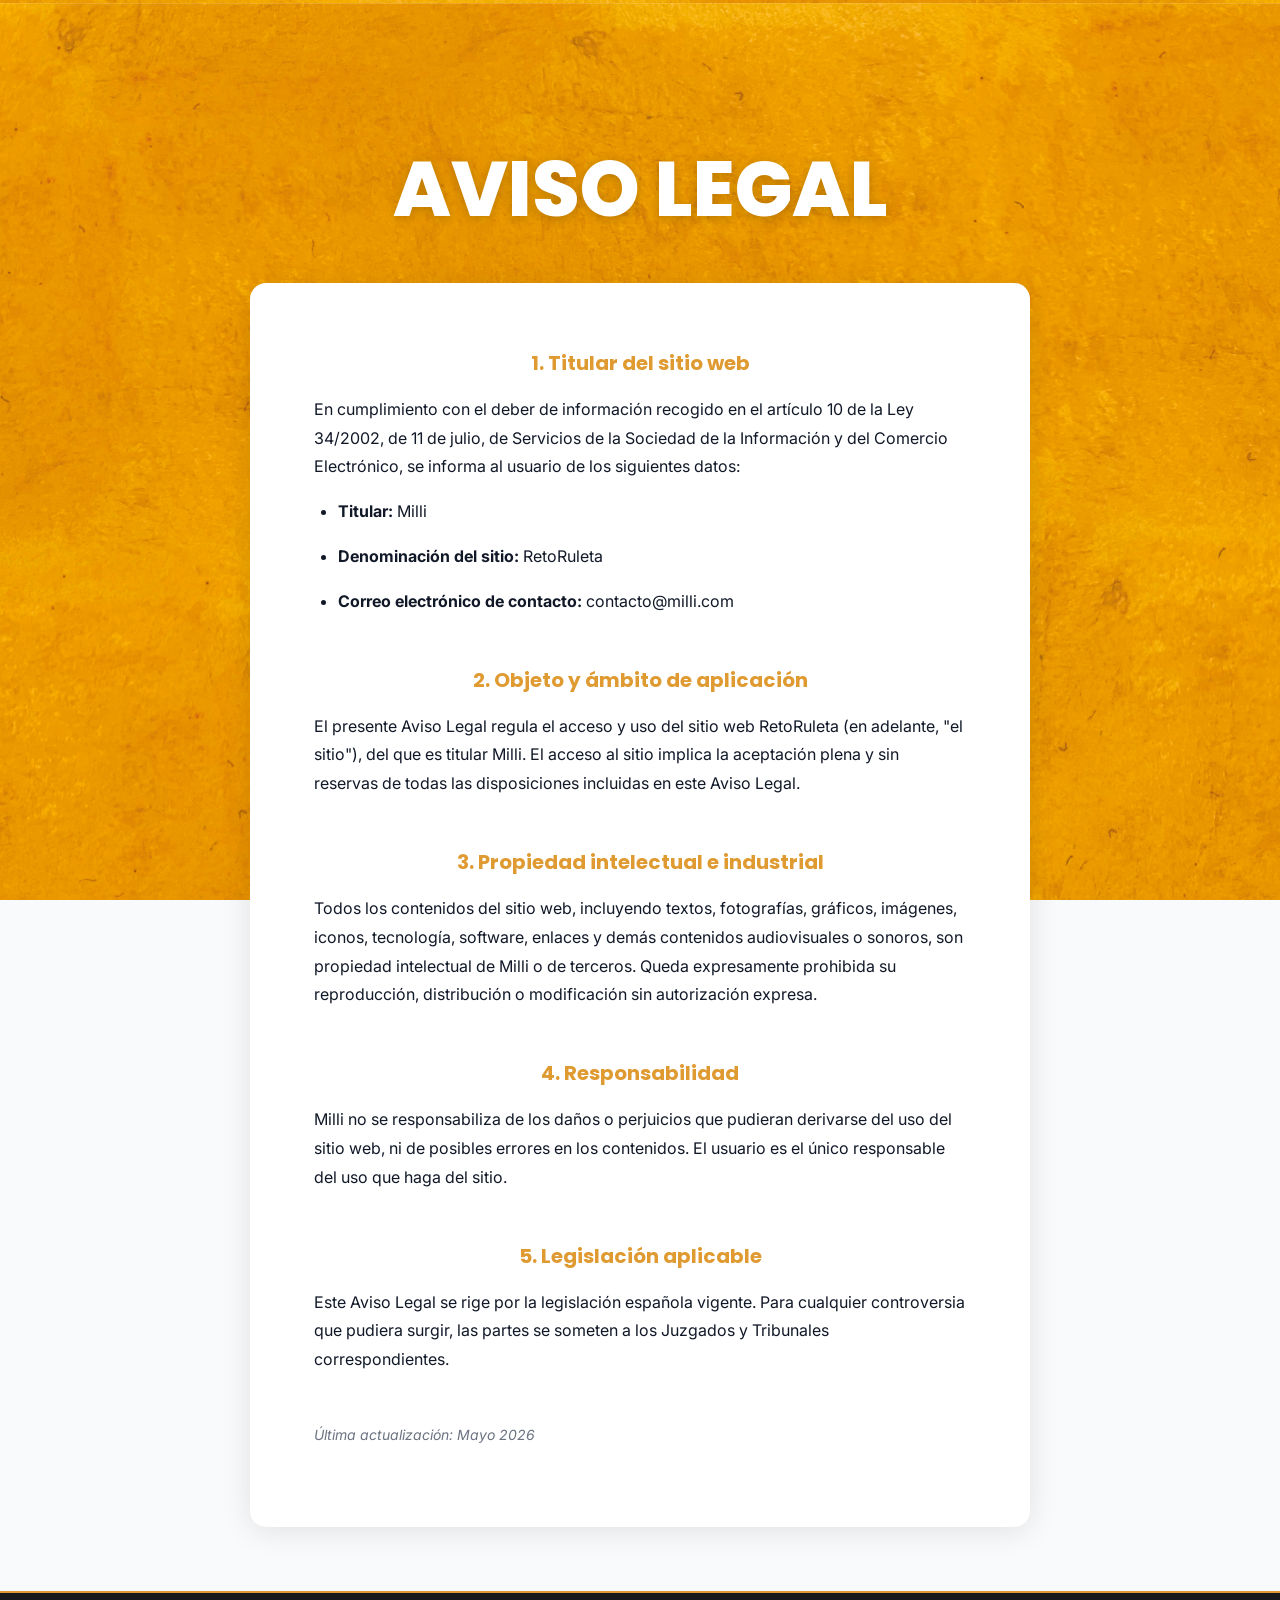
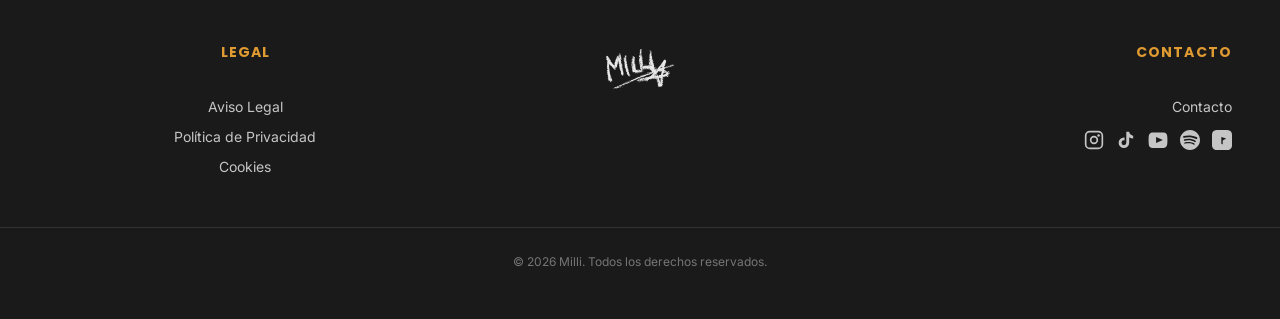
<file: aviso-legal.html>
<!DOCTYPE html>
<html lang="es">
<head>
    <meta charset="UTF-8">
    <link rel="icon" type="image/png" href="assets/favicon.png">
    <meta name="viewport" content="width=device-width, initial-scale=1.0">
    <title>Aviso Legal - Milli</title>
    <link rel="stylesheet" href="css/main.css">
    <link href="https://fonts.googleapis.com/css2?family=Poppins:wght@600;700;800&family=Inter:wght@400;500&display=swap" rel="stylesheet">
</head>
<body>
    <section id="main-content" class="section-legal">
        <div class="container">
            <h1 class="legal-page-title">AVISO LEGAL</h1>
        <div class="legal-content">
                <h2>1. Titular del sitio web</h2>
                <p>En cumplimiento con el deber de información recogido en el artículo 10 de la Ley 34/2002, de 11 de julio, de Servicios de la Sociedad de la Información y del Comercio Electrónico, se informa al usuario de los siguientes datos:</p>
                <ul>
                    <li><strong>Titular:</strong> Milli</li>
                    <li><strong>Denominación del sitio:</strong> RetoRuleta</li>
                    <li><strong>Correo electrónico de contacto:</strong> contacto@milli.com</li>
                </ul>

                <h2>2. Objeto y ámbito de aplicación</h2>
                <p>El presente Aviso Legal regula el acceso y uso del sitio web RetoRuleta (en adelante, "el sitio"), del que es titular Milli. El acceso al sitio implica la aceptación plena y sin reservas de todas las disposiciones incluidas en este Aviso Legal.</p>

                <h2>3. Propiedad intelectual e industrial</h2>
                <p>Todos los contenidos del sitio web, incluyendo textos, fotografías, gráficos, imágenes, iconos, tecnología, software, enlaces y demás contenidos audiovisuales o sonoros, son propiedad intelectual de Milli o de terceros. Queda expresamente prohibida su reproducción, distribución o modificación sin autorización expresa.</p>

                <h2>4. Responsabilidad</h2>
                <p>Milli no se responsabiliza de los daños o perjuicios que pudieran derivarse del uso del sitio web, ni de posibles errores en los contenidos. El usuario es el único responsable del uso que haga del sitio.</p>

                <h2>5. Legislación aplicable</h2>
                <p>Este Aviso Legal se rige por la legislación española vigente. Para cualquier controversia que pudiera surgir, las partes se someten a los Juzgados y Tribunales correspondientes.</p>

                <p class="legal-update">Última actualización: Mayo 2026</p>
            </div>
        </div>
    </section>

    <footer class="footer">
        <div class="footer__inner">
            <!-- Columna izquierda: legal -->
            <div class="footer__col">
                <p class="footer__heading">Legal</p>
                <a href="aviso-legal.html">Aviso Legal</a>
                <a href="privacidad.html">Política de Privacidad</a>
                <a href="cookies.html">Cookies</a>
            </div>

            <!-- Centro: logo -->
            <div class="footer__col footer__col--center">
                <a href="index.html">
                    <img src="assets/milli_logo.png" alt="Milli" class="footer__logo">
                </a>
            </div>

            <!-- Columna derecha: contacto y redes -->
            <div class="footer__col footer__col--right">
                <p class="footer__heading">Contacto</p>
                <a href="contacto.html">Contacto</a>
                <div class="footer__social">
                    <a href="https://www.instagram.com/phuckitol/?hl=es" target="_blank" aria-label="Instagram">
                        <svg xmlns="http://www.w3.org/2000/svg" width="20" height="20" viewBox="0 0 24 24" fill="none" stroke="currentColor" stroke-width="2" stroke-linecap="round" stroke-linejoin="round"><rect x="2" y="2" width="20" height="20" rx="5"/><circle cx="12" cy="12" r="4"/><circle cx="17.5" cy="6.5" r="1.5" fill="currentColor" stroke="none"/></svg>
                    </a>
                    <a href="https://www.tiktok.com/@milliyormlenlaew?lang=es-419" target="_blank" aria-label="TikTok">
                        <svg xmlns="http://www.w3.org/2000/svg" width="20" height="20" viewBox="0 0 24 24" fill="currentColor"><path d="M19.59 6.69a4.83 4.83 0 0 1-3.77-4.25V2h-3.45v13.67a2.89 2.89 0 0 1-2.88 2.5 2.89 2.89 0 0 1-2.89-2.89 2.89 2.89 0 0 1 2.89-2.89c.28 0 .54.04.79.1V9.01a6.33 6.33 0 0 0-.79-.05 6.34 6.34 0 0 0-6.34 6.34 6.34 6.34 0 0 0 6.34 6.34 6.34 6.34 0 0 0 6.33-6.34V8.69a8.18 8.18 0 0 0 4.78 1.52V6.75a4.85 4.85 0 0 1-1.01-.06z"/></svg>
                    </a>
                    <a href="https://www.youtube.com/channel/UCV_Y9Omqr0Zlwt3vJhbib9w" target="_blank" aria-label="YouTube">
                        <svg xmlns="http://www.w3.org/2000/svg" width="20" height="20" viewBox="0 0 24 24" fill="currentColor"><path d="M23 7s-.3-1.9-1.2-2.7c-1.1-1.2-2.4-1.2-3-1.3C16.6 3 12 3 12 3s-4.6 0-6.8.1c-.6.1-1.9.1-3 1.3C1.3 5.2 1 7 1 7S.7 9.1.7 11.3v2c0 2.1.3 4.3.3 4.3s.3 1.9 1.2 2.7c1.1 1.2 2.6 1.1 3.3 1.2C7.3 21.7 12 21.7 12 21.7s4.6 0 6.8-.2c.6-.1 1.9-.1 3-1.3.9-.8 1.2-2.7 1.2-2.7s.3-2.1.3-4.3v-2C23.3 9.1 23 7 23 7zM9.7 15.5V8.4l8.1 3.6-8.1 3.5z"/></svg>
                    </a>
                    <a href="https://open.spotify.com/intl-es/artist/1eVPKI2R4NlX6P5FIuMXis" target="_blank" aria-label="Spotify">
                        <svg xmlns="http://www.w3.org/2000/svg" width="20" height="20" viewBox="0 0 24 24" fill="currentColor"><path d="M12 0C5.4 0 0 5.4 0 12s5.4 12 12 12 12-5.4 12-12S18.66 0 12 0zm5.521 17.34c-.24.359-.66.48-1.021.24-2.82-1.74-6.36-2.101-10.561-1.141-.418.122-.779-.179-.899-.539-.12-.421.18-.78.54-.9 4.56-1.021 8.52-.6 11.64 1.32.42.18.479.659.301 1.02zm1.44-3.3c-.301.42-.841.6-1.262.3-3.239-1.98-8.159-2.58-11.939-1.38-.479.12-1.02-.12-1.14-.6-.12-.48.12-1.021.6-1.141C9.6 9.9 15 10.561 18.72 12.84c.361.181.54.78.241 1.2zm.12-3.36C15.24 8.4 8.82 8.16 5.16 9.301c-.6.179-1.2-.181-1.38-.721-.18-.601.18-1.2.72-1.381 4.26-1.26 11.28-1.02 15.721 1.621.539.3.719 1.02.419 1.56-.299.421-1.02.599-1.559.3z"/></svg>
                    </a>
                    <a href="https://music.apple.com/es/playlist/milli-imprescindibles/pl.f570f95bd34e48978a4f45f1392bc159" target="_blank" aria-label="Apple Music">
                        <svg xmlns="http://www.w3.org/2000/svg" width="20" height="20" viewBox="0 0 24 24" fill="currentColor"><path d="M23.994 6.124a9.23 9.23 0 0 0-.24-2.19c-.317-1.31-1.062-2.31-2.18-3.043a5.022 5.022 0 0 0-1.877-.726 10.496 10.496 0 0 0-1.564-.15c-.05-.003-.096-.01-.15-.01H5.986c-.05 0-.096.007-.15.01a10.5 10.5 0 0 0-1.564.15 5.022 5.022 0 0 0-1.877.726C1.276 1.624.53 2.625.214 3.934A9.23 9.23 0 0 0 0 6.124v11.85a9.23 9.23 0 0 0 .24 2.19c.317 1.31 1.062 2.31 2.18 3.043a5.022 5.022 0 0 0 1.877.726 10.5 10.5 0 0 0 1.564.15c.05.003.096.01.15.01h12.02c.05 0 .096-.007.15-.01a10.5 10.5 0 0 0 1.564-.15 5.022 5.022 0 0 0 1.877-.726c1.118-.734 1.863-1.734 2.18-3.043a9.23 9.23 0 0 0 .214-2.19V6.124zm-6.9 3.99l-4.24 2.452v4.905l-1.68-.97V8.386l5.92 1.728z"/></svg>
                    </a>
                </div>
            </div>
        </div>
        <div class="footer__bottom">
            <p>&copy; 2026 Milli. Todos los derechos reservados.</p>
        </div>
    </footer>

    <script src="js/cookies.js"></script>
    <script src="js/backtotop.js"></script>
    <script src="js/main.js"></script>
</body>
</html>
</file>
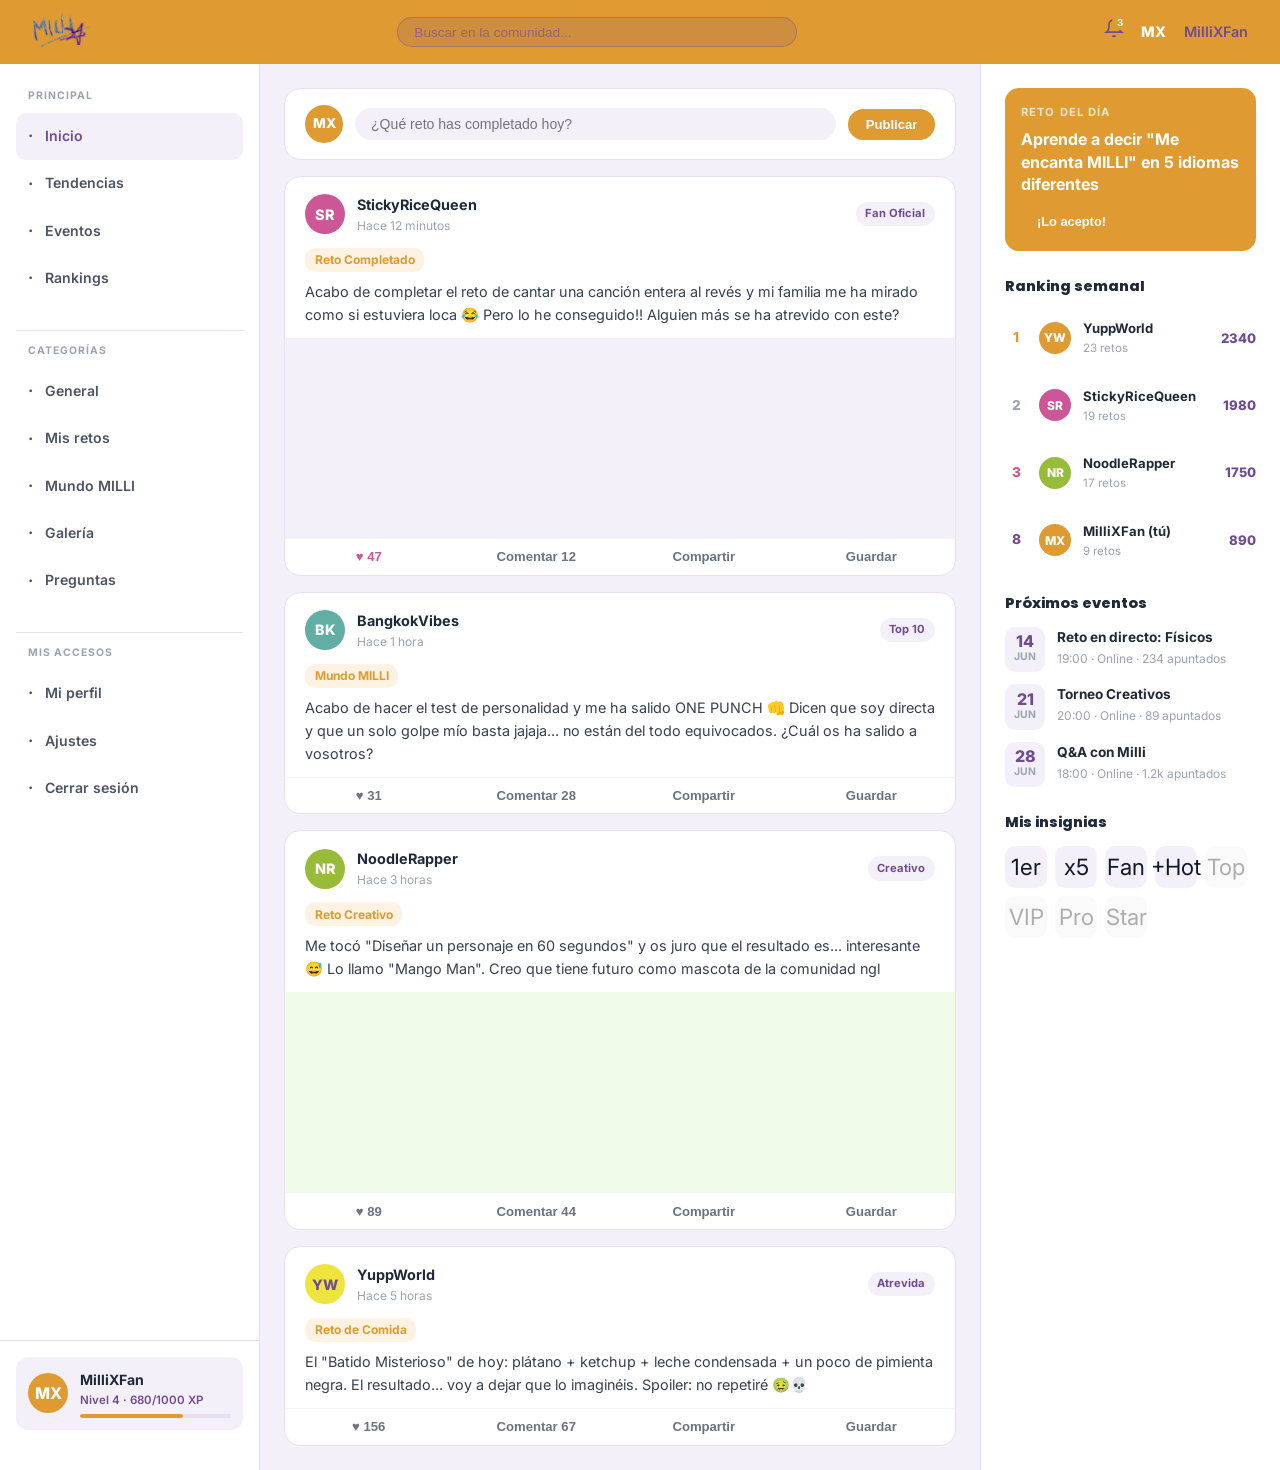
<file: comunidad-preview.html>
<!DOCTYPE html>
<html lang="es">
<head>
    <meta charset="UTF-8">
    <link rel="icon" type="image/png" href="assets/favicon.png">
    <meta name="viewport" content="width=device-width, initial-scale=1.0">
    <title>Community - Milli</title>
    <link rel="stylesheet" href="css/main.css">
    <link href="https://fonts.googleapis.com/css2?family=Poppins:wght@600;700;800&family=Inter:wght@400;500&display=swap" rel="stylesheet">
    <style>
        /* ── COMMUNITY APP ── */
        .app-layout {
            min-height: 100vh;
            background: #f4f0fa;
            display: grid;
            grid-template-columns: 260px 1fr 300px;
            grid-template-rows: 64px 1fr;
        }

        /* TOPBAR */
        .app-topbar {
            grid-column: 1 / -1;
            background: #df9a31;
            display: flex;
            align-items: center;
            justify-content: space-between;
            padding: 0.5rem 2rem;
            position: sticky;
            top: 0;
            z-index: 100;
            gap: 1.5rem;
        }
        .app-topbar__left { display: flex; align-items: center; }
        .app-topbar__logo-img { height: 50px; width: auto; object-fit: contain; display: block; }
        .app-topbar__search {
            flex: 1;
            max-width: 400px;
            margin: 0 2rem;
            background: rgba(112,75,147,0.15);
            border: 1px solid rgba(112,75,147,0.4);
            border-radius: 20px;
            padding: 0.4rem 1rem;
            color: #704b93;
            font-size: 0.85rem;
            outline: none;
        }
        .app-topbar__search::placeholder { color: rgba(112,75,147,0.6); }
        .app-topbar__user {
            display: flex;
            align-items: center;
            gap: 0.75rem;
        }
        .app-topbar__avatar {
            width: 36px; height: 36px;
            border-radius: 50%;
            background: #df9a31;
            display: flex; align-items: center; justify-content: center;
            font-weight: 800; color: white; font-size: 0.9rem;
        }
        .app-topbar__username { color: #704b93; font-weight: 600; font-size: 0.9rem; }
        .app-topbar__notif {
            position: relative;
            cursor: pointer;
        }
        .app-topbar__notif svg { color: #704b93; }
        .notif-badge {
            position: absolute; top: -4px; right: -4px;
            width: 16px; height: 16px;
            background: #df9a31;
            border-radius: 50%;
            font-size: 0.6rem;
            font-weight: 700;
            color: white;
            display: flex; align-items: center; justify-content: center;
        }

        /* SIDEBAR */
        .app-sidebar {
            background: white;
            border-right: 1px solid #e8e0f0;
            padding: 1.5rem 0;
            display: flex;
            flex-direction: column;
            gap: 0.25rem;
        }
        .sidebar-section {
            padding: 0 1rem;
            margin-bottom: 1rem;
        }
        .sidebar-label {
            font-size: 0.65rem;
            font-weight: 700;
            text-transform: uppercase;
            letter-spacing: 0.1em;
            color: #9ca3af;
            padding: 0 0.75rem;
            margin-bottom: 0.5rem;
        }
        .sidebar-item {
            display: flex;
            align-items: center;
            gap: 0.75rem;
            padding: 0.6rem 0.75rem;
            border-radius: 10px;
            cursor: pointer;
            font-size: 0.88rem;
            font-weight: 600;
            color: #4b5563;
            transition: all 0.15s;
            text-decoration: none;
        }
        .sidebar-item:hover { background: #f4f0fa; color: #704b93; }
        .sidebar-item.active { background: #f4f0fa; color: #704b93; }
        .sidebar-item span { font-size: 1.1rem; }
        .sidebar-divider { height: 1px; background: #e8e0f0; margin: 0.5rem 1rem; }

        .sidebar-profile {
            margin-top: auto;
            padding: 1rem;
            border-top: 1px solid #e8e0f0;
        }
        .sidebar-profile__inner {
            display: flex;
            align-items: center;
            gap: 0.75rem;
            padding: 0.75rem;
            background: #f4f0fa;
            border-radius: 12px;
        }
        .sidebar-profile__avatar {
            width: 40px; height: 40px;
            border-radius: 50%;
            background: #df9a31;
            display: flex; align-items: center; justify-content: center;
            font-weight: 800; color: white;
            flex-shrink: 0;
        }
        .sidebar-profile__info { flex: 1; }
        .sidebar-profile__name { font-weight: 700; font-size: 0.88rem; color: #1f2937; }
        .sidebar-profile__level { font-size: 0.72rem; color: #704b93; font-weight: 600; }
        .sidebar-profile__xp {
            height: 4px;
            background: #e8e0f0;
            border-radius: 2px;
            margin-top: 4px;
        }
        .sidebar-profile__xp-fill {
            height: 100%;
            width: 68%;
            background: #df9a31;
            border-radius: 2px;
        }

        /* FEED */
        .app-feed {
            padding: 1.5rem;
            overflow-y: auto;
            display: flex;
            flex-direction: column;
            gap: 1rem;
        }

        .feed-composer {
            background: white;
            border-radius: 16px;
            padding: 1rem 1.25rem;
            display: flex;
            align-items: center;
            gap: 0.75rem;
            border: 1px solid #e8e0f0;
        }
        .feed-composer__avatar {
            width: 38px; height: 38px;
            border-radius: 50%;
            background: #df9a31;
            display: flex; align-items: center; justify-content: center;
            font-weight: 800; color: white; font-size: 0.85rem;
            flex-shrink: 0;
        }
        .feed-composer__input {
            flex: 1;
            background: #f4f0fa;
            border: none;
            border-radius: 20px;
            padding: 0.5rem 1rem;
            font-size: 0.88rem;
            color: #6b7280;
            cursor: pointer;
            outline: none;
        }
        .feed-composer__btn {
            background: #df9a31;
            color: white;
            border: none;
            border-radius: 20px;
            padding: 0.5rem 1.1rem;
            font-size: 0.82rem;
            font-weight: 700;
            cursor: pointer;
        }

        /* POST CARD */
        .post-card {
            background: white;
            border-radius: 16px;
            border: 1px solid #e8e0f0;
            overflow: hidden;
        }
        .post-card__header {
            display: flex;
            align-items: center;
            gap: 0.75rem;
            padding: 1rem 1.25rem 0.75rem;
        }
        .post-card__avatar {
            width: 40px; height: 40px;
            border-radius: 50%;
            display: flex; align-items: center; justify-content: center;
            font-weight: 800; color: white; font-size: 0.9rem;
            flex-shrink: 0;
        }
        .post-card__meta { flex: 1; }
        .post-card__name { font-weight: 700; font-size: 0.9rem; color: #1f2937; }
        .post-card__time { font-size: 0.75rem; color: #9ca3af; }
        .post-card__badge {
            font-size: 0.7rem;
            font-weight: 700;
            padding: 0.2rem 0.6rem;
            border-radius: 20px;
            background: #f4f0fa;
            color: #704b93;
        }
        .post-card__body {
            padding: 0 1.25rem 0.75rem;
            font-size: 0.9rem;
            color: #374151;
            line-height: 1.6;
        }
        .post-card__tag {
            display: inline-block;
            background: #fef3e2;
            color: #df9a31;
            font-size: 0.75rem;
            font-weight: 700;
            padding: 0.15rem 0.6rem;
            border-radius: 10px;
            margin-bottom: 0.5rem;
        }
        .post-card__image {
            width: 100%;
            height: 220px;
            object-fit: cover;
            display: block;
            background: #e8e0f0;
        }
        .post-card__image-placeholder {
            width: 100%;
            height: 200px;
            display: flex;
            align-items: center;
            justify-content: center;
            font-size: 3rem;
        }
        .post-card__actions {
            display: flex;
            gap: 0;
            border-top: 1px solid #f3f4f6;
        }
        .post-action {
            flex: 1;
            display: flex;
            align-items: center;
            justify-content: center;
            gap: 0.4rem;
            padding: 0.65rem;
            font-size: 0.82rem;
            font-weight: 600;
            color: #6b7280;
            cursor: pointer;
            transition: all 0.15s;
            border: none;
            background: none;
        }
        .post-action:hover { background: #f4f0fa; color: #704b93; }
        .post-action.liked { color: #cd5796; }

        /* RANKING SIDEBAR */
        .app-rightsidebar {
            background: white;
            border-left: 1px solid #e8e0f0;
            padding: 1.5rem;
            display: flex;
            flex-direction: column;
            gap: 1.5rem;
            overflow-y: auto;
        }

        .widget {
            display: flex;
            flex-direction: column;
            gap: 0.75rem;
        }
        .widget__title {
            font-family: var(--font-family-heading);
            font-size: 0.9rem;
            font-weight: 800;
            color: #1f2937;
            display: flex;
            align-items: center;
            gap: 0.5rem;
        }

        /* Ranking */
        .ranking-item {
            display: flex;
            align-items: center;
            gap: 0.75rem;
            padding: 0.5rem 0;
        }
        .ranking-item__pos {
            width: 22px;
            font-weight: 800;
            font-size: 0.85rem;
            color: #9ca3af;
            text-align: center;
            flex-shrink: 0;
        }
        .ranking-item__pos.gold   { color: #df9a31; }
        .ranking-item__pos.silver { color: #9ca3af; }
        .ranking-item__pos.bronze { color: #cd5796; }
        .ranking-item__avatar {
            width: 32px; height: 32px;
            border-radius: 50%;
            display: flex; align-items: center; justify-content: center;
            font-weight: 800; font-size: 0.75rem; color: white;
            flex-shrink: 0;
        }
        .ranking-item__info { flex: 1; }
        .ranking-item__name { font-weight: 700; font-size: 0.82rem; color: #1f2937; }
        .ranking-item__retos { font-size: 0.72rem; color: #9ca3af; }
        .ranking-item__pts {
            font-weight: 800;
            font-size: 0.82rem;
            color: #704b93;
        }

        /* Reto del día */
        .reto-dia {
            background: #df9a31;
            border-radius: 14px;
            padding: 1rem;
            color: white;
        }
        .reto-dia__label {
            font-size: 0.7rem;
            font-weight: 700;
            text-transform: uppercase;
            letter-spacing: 0.1em;
            opacity: 0.75;
            margin-bottom: 0.4rem;
        }
        .reto-dia__text {
            font-weight: 700;
            font-size: 1rem;
            margin-bottom: 0.75rem;
            line-height: 1.4;
        }
        .reto-dia__btn {
            background: #df9a31;
            border: none;
            border-radius: 20px;
            padding: 0.4rem 1rem;
            font-weight: 700;
            font-size: 0.8rem;
            color: white;
            cursor: pointer;
        }

        /* Eventos */
        .evento-item {
            display: flex;
            gap: 0.75rem;
            align-items: flex-start;
        }
        .evento-item__date {
            width: 40px;
            background: #f4f0fa;
            border-radius: 10px;
            text-align: center;
            padding: 0.4rem 0;
            flex-shrink: 0;
        }
        .evento-item__day { font-weight: 800; font-size: 1rem; color: #704b93; line-height: 1; }
        .evento-item__month { font-size: 0.65rem; font-weight: 700; color: #9ca3af; text-transform: uppercase; }
        .evento-item__info {}
        .evento-item__title { font-weight: 700; font-size: 0.85rem; color: #1f2937; }
        .evento-item__desc  { font-size: 0.75rem; color: #9ca3af; }

        /* Mis insignias */
        .badges {
            display: flex;
            flex-wrap: wrap;
            gap: 0.5rem;
        }
        .badge {
            font-size: 1.4rem;
            width: 42px; height: 42px;
            background: #f4f0fa;
            border-radius: 10px;
            display: flex; align-items: center; justify-content: center;
            cursor: default;
        }
        .badge.locked { filter: grayscale(1); opacity: 0.35; }

        @media (max-width: 900px) {
            .app-layout { grid-template-columns: 1fr; }
            .app-sidebar, .app-rightsidebar { display: none; }
        }
    </style>
</head>
<body style="margin:0;padding:0;">

<div class="app-layout">

    <!-- TOPBAR -->
    <header class="app-topbar">
        <div class="app-topbar__left">
            <a href="index.html"><img src="assets/milli_logo.png" alt="Milli" class="app-topbar__logo-img"></a>
        </div>
        <input class="app-topbar__search" type="text" placeholder="Buscar en la comunidad...">
        <div class="app-topbar__user">
            <div class="app-topbar__notif">
                <svg width="20" height="20" viewBox="0 0 24 24" fill="none" stroke="currentColor" stroke-width="2"><path d="M18 8A6 6 0 0 0 6 8c0 7-3 9-3 9h18s-3-2-3-9"/><path d="M13.73 21a2 2 0 0 1-3.46 0"/></svg>
                <span class="notif-badge">3</span>
            </div>
            <div class="app-topbar__avatar">MX</div>
            <span class="app-topbar__username">MilliXFan</span>
        </div>
    </header>

    <!-- SIDEBAR -->
    <aside class="app-sidebar">
        <div class="sidebar-section">
            <div class="sidebar-label">Principal</div>
            <a class="sidebar-item active" href="#">
                <span>·</span> Inicio
            </a>
            <a class="sidebar-item" href="#">
                <span>·</span> Tendencias
            </a>
            <a class="sidebar-item" href="#">
                <span>·</span> Eventos
            </a>
            <a class="sidebar-item" href="#">
                <span>·</span> Rankings
            </a>
        </div>
        <div class="sidebar-divider"></div>
        <div class="sidebar-section">
            <div class="sidebar-label">Categorías</div>
            <a class="sidebar-item" href="#">
                <span>·</span> General
            </a>
            <a class="sidebar-item" href="#">
                <span>·</span> Mis retos
            </a>
            <a class="sidebar-item" href="#">
                <span>·</span> Mundo MILLI
            </a>
            <a class="sidebar-item" href="#">
                <span>·</span> Galería
            </a>
            <a class="sidebar-item" href="#">
                <span>·</span> Preguntas
            </a>
        </div>
        <div class="sidebar-divider"></div>
        <div class="sidebar-section">
            <div class="sidebar-label">Mis accesos</div>
            <a class="sidebar-item" href="#">
                <span>·</span> Mi perfil
            </a>
            <a class="sidebar-item" href="#">
                <span>·</span> Ajustes
            </a>
            <a class="sidebar-item" href="comunidad.html">
                <span>·</span> Cerrar sesión
            </a>
        </div>
        <div class="sidebar-profile">
            <div class="sidebar-profile__inner">
                <div class="sidebar-profile__avatar">MX</div>
                <div class="sidebar-profile__info">
                    <div class="sidebar-profile__name">MilliXFan</div>
                    <div class="sidebar-profile__level">Nivel 4 · 680/1000 XP</div>
                    <div class="sidebar-profile__xp">
                        <div class="sidebar-profile__xp-fill"></div>
                    </div>
                </div>
            </div>
        </div>
    </aside>

    <!-- FEED -->
    <main class="app-feed">

        <!-- Composer -->
        <div class="feed-composer">
            <div class="feed-composer__avatar">MX</div>
            <input class="feed-composer__input" type="text" placeholder="¿Qué reto has completado hoy?">
            <button class="feed-composer__btn">Publicar</button>
        </div>

        <!-- Post 1 -->
        <div class="post-card">
            <div class="post-card__header">
                <div class="post-card__avatar" style="background:#cd5796;">SR</div>
                <div class="post-card__meta">
                    <div class="post-card__name">StickyRiceQueen</div>
                    <div class="post-card__time">Hace 12 minutos</div>
                </div>
                <span class="post-card__badge">Fan Oficial</span>
            </div>
            <div class="post-card__body">
                <span class="post-card__tag">Reto Completado</span>
                <p>Acabo de completar el reto de cantar una canción entera al revés y mi familia me ha mirado como si estuviera loca 😂 Pero lo he conseguido!! Alguien más se ha atrevido con este?</p>
            </div>
            <div class="post-card__image-placeholder" style="background:#f4f0fa;"></div>
            <div class="post-card__actions">
                <button class="post-action liked">♥ 47</button>
                <button class="post-action">Comentar 12</button>
                <button class="post-action">Compartir</button>
                <button class="post-action">Guardar</button>
            </div>
        </div>

        <!-- Post 2 -->
        <div class="post-card">
            <div class="post-card__header">
                <div class="post-card__avatar" style="background:#61aea4;">BK</div>
                <div class="post-card__meta">
                    <div class="post-card__name">BangkokVibes</div>
                    <div class="post-card__time">Hace 1 hora</div>
                </div>
                <span class="post-card__badge">Top 10</span>
            </div>
            <div class="post-card__body">
                <span class="post-card__tag">Mundo MILLI</span>
                <p>Acabo de hacer el test de personalidad y me ha salido ONE PUNCH 👊 Dicen que soy directa y que un solo golpe mío basta jajaja... no están del todo equivocados. ¿Cuál os ha salido a vosotros?</p>
            </div>
            <div class="post-card__actions">
                <button class="post-action">♥ 31</button>
                <button class="post-action">Comentar 28</button>
                <button class="post-action">Compartir</button>
                <button class="post-action">Guardar</button>
            </div>
        </div>

        <!-- Post 3 -->
        <div class="post-card">
            <div class="post-card__header">
                <div class="post-card__avatar" style="background:#98bc39;">NR</div>
                <div class="post-card__meta">
                    <div class="post-card__name">NoodleRapper</div>
                    <div class="post-card__time">Hace 3 horas</div>
                </div>
                <span class="post-card__badge">Creativo</span>
            </div>
            <div class="post-card__body">
                <span class="post-card__tag">Reto Creativo</span>
                <p>Me tocó "Diseñar un personaje en 60 segundos" y os juro que el resultado es... interesante 😅 Lo llamo "Mango Man". Creo que tiene futuro como mascota de la comunidad ngl</p>
            </div>
            <div class="post-card__image-placeholder" style="background:#f0fae8;"></div>
            <div class="post-card__actions">
                <button class="post-action">♥ 89</button>
                <button class="post-action">Comentar 44</button>
                <button class="post-action">Compartir</button>
                <button class="post-action">Guardar</button>
            </div>
        </div>

        <!-- Post 4 -->
        <div class="post-card">
            <div class="post-card__header">
                <div class="post-card__avatar" style="background:#ede53b; color:#704b93;">YW</div>
                <div class="post-card__meta">
                    <div class="post-card__name">YuppWorld</div>
                    <div class="post-card__time">Hace 5 horas</div>
                </div>
                <span class="post-card__badge">Atrevida</span>
            </div>
            <div class="post-card__body">
                <span class="post-card__tag">Reto de Comida</span>
                <p>El "Batido Misterioso" de hoy: plátano + ketchup + leche condensada + un poco de pimienta negra. El resultado... voy a dejar que lo imaginéis. Spoiler: no repetiré 🤢💀</p>
            </div>
            <div class="post-card__actions">
                <button class="post-action">♥ 156</button>
                <button class="post-action">Comentar 67</button>
                <button class="post-action">Compartir</button>
                <button class="post-action">Guardar</button>
            </div>
        </div>

    </main>

    <!-- RIGHT SIDEBAR -->
    <aside class="app-rightsidebar">

        <!-- Reto del día -->
        <div class="reto-dia">
            <div class="reto-dia__label">Reto del día</div>
            <div class="reto-dia__text">Aprende a decir "Me encanta MILLI" en 5 idiomas diferentes</div>
            <button class="reto-dia__btn">¡Lo acepto!</button>
        </div>

        <!-- Ranking -->
        <div class="widget">
            <div class="widget__title">Ranking semanal</div>
            <div class="ranking-item">
                <div class="ranking-item__pos gold">1</div>
                <div class="ranking-item__avatar" style="background:#df9a31;">YW</div>
                <div class="ranking-item__info">
                    <div class="ranking-item__name">YuppWorld</div>
                    <div class="ranking-item__retos">23 retos</div>
                </div>
                <div class="ranking-item__pts">2340</div>
            </div>
            <div class="ranking-item">
                <div class="ranking-item__pos silver">2</div>
                <div class="ranking-item__avatar" style="background:#cd5796;">SR</div>
                <div class="ranking-item__info">
                    <div class="ranking-item__name">StickyRiceQueen</div>
                    <div class="ranking-item__retos">19 retos</div>
                </div>
                <div class="ranking-item__pts">1980</div>
            </div>
            <div class="ranking-item">
                <div class="ranking-item__pos bronze">3</div>
                <div class="ranking-item__avatar" style="background:#98bc39;">NR</div>
                <div class="ranking-item__info">
                    <div class="ranking-item__name">NoodleRapper</div>
                    <div class="ranking-item__retos">17 retos</div>
                </div>
                <div class="ranking-item__pts">1750</div>
            </div>
            <div class="ranking-item">
                <div class="ranking-item__pos" style="color:#704b93;font-weight:800;">8</div>
                <div class="ranking-item__avatar" style="background:#df9a31;">MX</div>
                <div class="ranking-item__info">
                    <div class="ranking-item__name">MilliXFan (tú)</div>
                    <div class="ranking-item__retos">9 retos</div>
                </div>
                <div class="ranking-item__pts">890</div>
            </div>
        </div>

        <!-- Próximos eventos -->
        <div class="widget">
            <div class="widget__title">Próximos eventos</div>
            <div class="evento-item">
                <div class="evento-item__date">
                    <div class="evento-item__day">14</div>
                    <div class="evento-item__month">Jun</div>
                </div>
                <div class="evento-item__info">
                    <div class="evento-item__title">Reto en directo: Físicos</div>
                    <div class="evento-item__desc">19:00 · Online · 234 apuntados</div>
                </div>
            </div>
            <div class="evento-item">
                <div class="evento-item__date">
                    <div class="evento-item__day">21</div>
                    <div class="evento-item__month">Jun</div>
                </div>
                <div class="evento-item__info">
                    <div class="evento-item__title">Torneo Creativos</div>
                    <div class="evento-item__desc">20:00 · Online · 89 apuntados</div>
                </div>
            </div>
            <div class="evento-item">
                <div class="evento-item__date">
                    <div class="evento-item__day">28</div>
                    <div class="evento-item__month">Jun</div>
                </div>
                <div class="evento-item__info">
                    <div class="evento-item__title">Q&A con Milli</div>
                    <div class="evento-item__desc">18:00 · Online · 1.2k apuntados</div>
                </div>
            </div>
        </div>

        <!-- Mis insignias -->
        <div class="widget">
            <div class="widget__title">Mis insignias</div>
            <div class="badges">
                <div class="badge">1er</div>
                <div class="badge">x5</div>
                <div class="badge">Fan</div>
                <div class="badge">+Hot</div>
                <div class="badge locked" title="Bloqueado">Top</div>
                <div class="badge locked" title="Bloqueado">VIP</div>
                <div class="badge locked" title="Bloqueado">Pro</div>
                <div class="badge locked" title="Bloqueado">Star</div>
            </div>
        </div>

    </aside>

</div>

<script src="js/cookies.js"></script>
<script src="js/backtotop.js"></script>
</body>
</html>
</file>
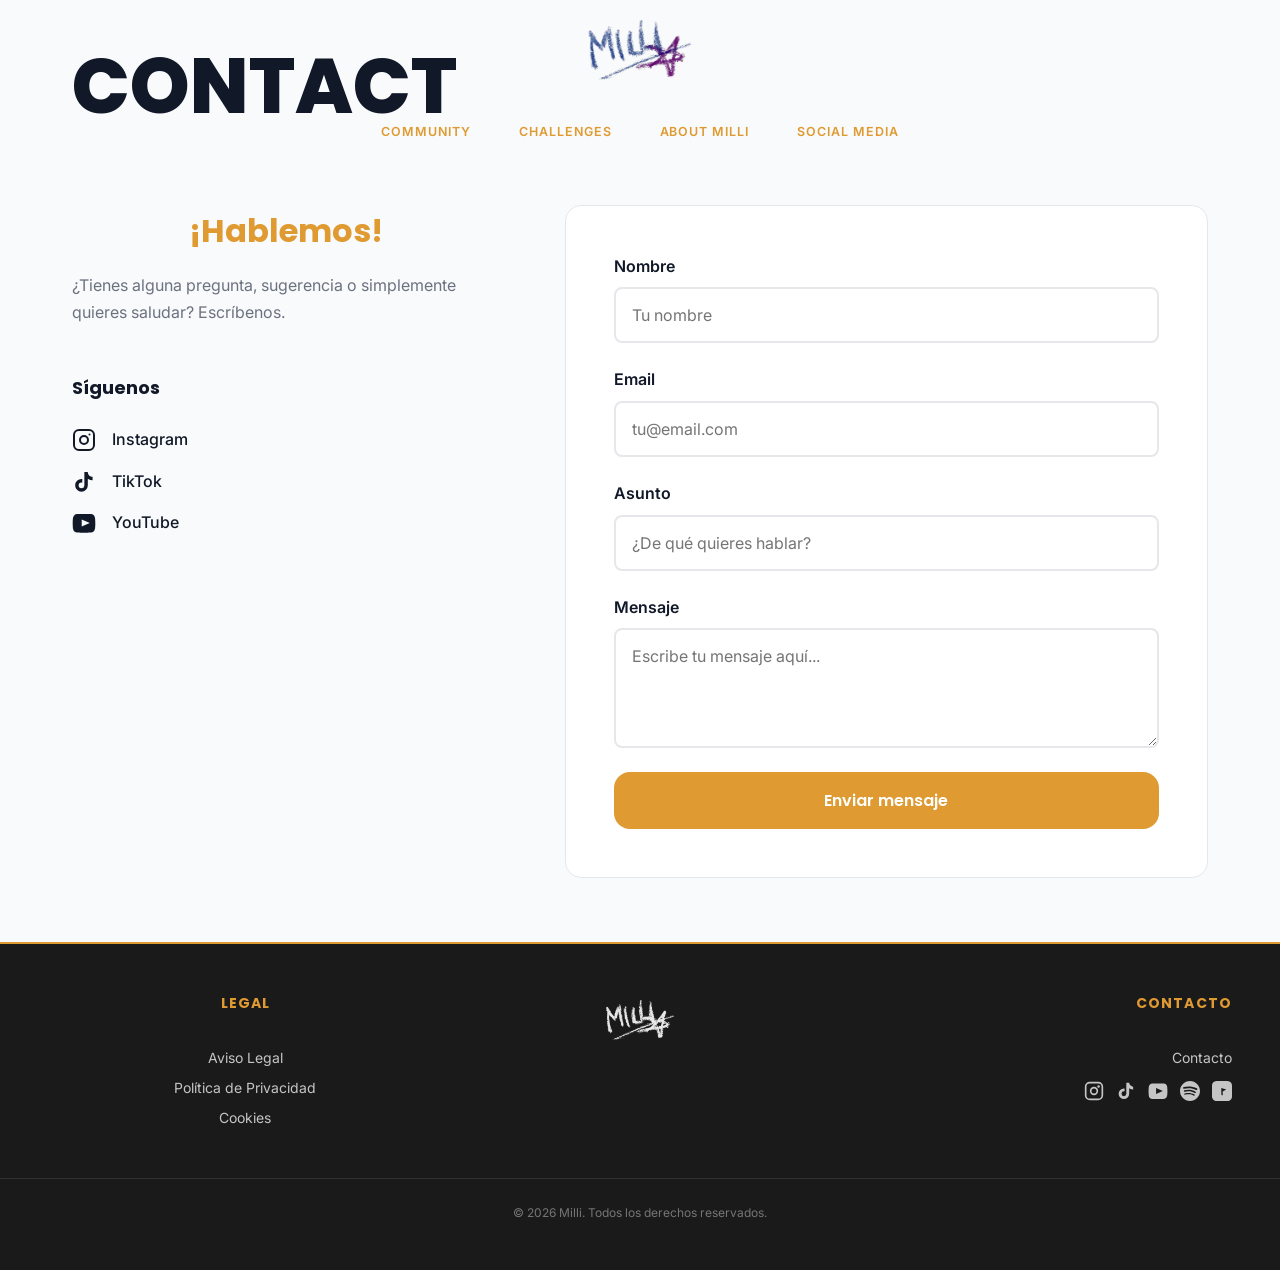
<file: contacto.html>
<!DOCTYPE html>
<html lang="es">
<head>
    <meta charset="UTF-8">
    <link rel="icon" type="image/png" href="assets/favicon.png">
    <meta name="viewport" content="width=device-width, initial-scale=1.0">
    <title>Contacto - RetoRuleta</title>
    <link rel="stylesheet" href="css/main.css">
    <link href="https://fonts.googleapis.com/css2?family=Poppins:wght@600;700;800&family=Inter:wght@400;500&display=swap" rel="stylesheet">
</head>
<body>

    <!-- HEADER -->
    <header class="header">
        <div class="container">
            <div class="header__logo">
                <a href="index.html" class="logo"><img src="assets/milli_logo.png" alt="Milli" class="header-logo-img"></a>
            </div>
            <nav class="nav">
                <a href="comunidad.html" class="nav-link">Community</a>
                <a href="ruleta.html" class="nav-link">Challenges</a>
                <a href="about.html" class="nav-link">About Milli</a>
                <a href="socialmedia.html" class="nav-link">Social Media</a>
            </nav>
        </div>
    </header>

    <!-- PAGE TITLE -->
    <section id="main-content" class="page-title-section">
        <div class="container">
            <h1 class="page-title">CONTACT</h1>
        </div>
    </section>

    <!-- FORMULARIO DE CONTACTO -->
    <section id="main-content" class="section-contacto">
        <div class="container">
            <div class="contacto-grid">
                <div class="contacto-info">
                    <h2>¡Hablemos!</h2>
                    <p>¿Tienes alguna pregunta, sugerencia o simplemente quieres saludar? Escríbenos.</p>
                    <div class="contacto-social">
                        <h3>Síguenos</h3>
                        <div class="social-links">
                            <a href="#" class="social-link">
                                <svg xmlns="http://www.w3.org/2000/svg" width="24" height="24" viewBox="0 0 24 24" fill="none" stroke="currentColor" stroke-width="2" stroke-linecap="round" stroke-linejoin="round"><rect x="2" y="2" width="20" height="20" rx="5"/><circle cx="12" cy="12" r="4"/><circle cx="17.5" cy="6.5" r="1" fill="currentColor" stroke="none"/></svg>
                                Instagram
                            </a>
                            <a href="#" class="social-link">
                                <svg xmlns="http://www.w3.org/2000/svg" width="24" height="24" viewBox="0 0 24 24" fill="currentColor"><path d="M19.59 6.69a4.83 4.83 0 0 1-3.77-4.25V2h-3.45v13.67a2.89 2.89 0 0 1-2.88 2.5 2.89 2.89 0 0 1-2.89-2.89 2.89 2.89 0 0 1 2.89-2.89c.28 0 .54.04.79.1V9.01a6.33 6.33 0 0 0-.79-.05 6.34 6.34 0 0 0-6.34 6.34 6.34 6.34 0 0 0 6.34 6.34 6.34 6.34 0 0 0 6.33-6.34V8.69a8.18 8.18 0 0 0 4.78 1.52V6.75a4.85 4.85 0 0 1-1.01-.06z"/></svg>
                                TikTok
                            </a>
                            <a href="#" class="social-link">
                                <svg xmlns="http://www.w3.org/2000/svg" width="24" height="24" viewBox="0 0 24 24" fill="currentColor"><path d="M23 7s-.3-1.9-1.2-2.7c-1.1-1.2-2.4-1.2-3-1.3C16.6 3 12 3 12 3s-4.6 0-6.8.1c-.6.1-1.9.1-3 1.3C1.3 5.2 1 7 1 7S.7 9.1.7 11.3v2c0 2.1.3 4.3.3 4.3s.3 1.9 1.2 2.7c1.1 1.2 2.6 1.1 3.3 1.2C7.3 21.7 12 21.7 12 21.7s4.6 0 6.8-.2c.6-.1 1.9-.1 3-1.3.9-.8 1.2-2.7 1.2-2.7s.3-2.1.3-4.3v-2C23.3 9.1 23 7 23 7zM9.7 15.5V8.4l8.1 3.6-8.1 3.5z"/></svg>
                                YouTube
                            </a>
                        </div>
                    </div>
                </div>
                <form class="contacto-form" id="contactoForm">
                    <div class="form-group">
                        <label for="contact-nombre">Nombre</label>
                        <input type="text" id="contact-nombre" name="nombre" required placeholder="Tu nombre">
                    </div>
                    <div class="form-group">
                        <label for="contact-email">Email</label>
                        <input type="email" id="contact-email" name="email" required placeholder="tu@email.com">
                    </div>
                    <div class="form-group">
                        <label for="contact-asunto">Asunto</label>
                        <input type="text" id="contact-asunto" name="asunto" placeholder="¿De qué quieres hablar?">
                    </div>
                    <div class="form-group">
                        <label for="contact-mensaje">Mensaje</label>
                        <textarea id="contact-mensaje" name="mensaje" required placeholder="Escribe tu mensaje aquí..."></textarea>
                    </div>
                    <button type="submit" class="btn btn-primary">Enviar mensaje</button>
                </form>
            </div>
        </div>
    </section>

    <!-- FOOTER -->
    <footer class="footer">
        <div class="footer__inner">
            <!-- Columna izquierda: legal -->
            <div class="footer__col">
                <p class="footer__heading">Legal</p>
                <a href="aviso-legal.html">Aviso Legal</a>
                <a href="privacidad.html">Política de Privacidad</a>
                <a href="cookies.html">Cookies</a>
            </div>

            <!-- Centro: logo -->
            <div class="footer__col footer__col--center">
                <a href="index.html">
                    <img src="assets/milli_logo.png" alt="Milli" class="footer__logo">
                </a>
            </div>

            <!-- Columna derecha: contacto y redes -->
            <div class="footer__col footer__col--right">
                <p class="footer__heading">Contacto</p>
                <a href="contacto.html">Contacto</a>
                <div class="footer__social">
                    <a href="https://www.instagram.com/phuckitol/?hl=es" target="_blank" aria-label="Instagram">
                        <svg xmlns="http://www.w3.org/2000/svg" width="20" height="20" viewBox="0 0 24 24" fill="none" stroke="currentColor" stroke-width="2" stroke-linecap="round" stroke-linejoin="round"><rect x="2" y="2" width="20" height="20" rx="5"/><circle cx="12" cy="12" r="4"/><circle cx="17.5" cy="6.5" r="1.5" fill="currentColor" stroke="none"/></svg>
                    </a>
                    <a href="https://www.tiktok.com/@milliyormlenlaew?lang=es-419" target="_blank" aria-label="TikTok">
                        <svg xmlns="http://www.w3.org/2000/svg" width="20" height="20" viewBox="0 0 24 24" fill="currentColor"><path d="M19.59 6.69a4.83 4.83 0 0 1-3.77-4.25V2h-3.45v13.67a2.89 2.89 0 0 1-2.88 2.5 2.89 2.89 0 0 1-2.89-2.89 2.89 2.89 0 0 1 2.89-2.89c.28 0 .54.04.79.1V9.01a6.33 6.33 0 0 0-.79-.05 6.34 6.34 0 0 0-6.34 6.34 6.34 6.34 0 0 0 6.34 6.34 6.34 6.34 0 0 0 6.33-6.34V8.69a8.18 8.18 0 0 0 4.78 1.52V6.75a4.85 4.85 0 0 1-1.01-.06z"/></svg>
                    </a>
                    <a href="https://www.youtube.com/channel/UCV_Y9Omqr0Zlwt3vJhbib9w" target="_blank" aria-label="YouTube">
                        <svg xmlns="http://www.w3.org/2000/svg" width="20" height="20" viewBox="0 0 24 24" fill="currentColor"><path d="M23 7s-.3-1.9-1.2-2.7c-1.1-1.2-2.4-1.2-3-1.3C16.6 3 12 3 12 3s-4.6 0-6.8.1c-.6.1-1.9.1-3 1.3C1.3 5.2 1 7 1 7S.7 9.1.7 11.3v2c0 2.1.3 4.3.3 4.3s.3 1.9 1.2 2.7c1.1 1.2 2.6 1.1 3.3 1.2C7.3 21.7 12 21.7 12 21.7s4.6 0 6.8-.2c.6-.1 1.9-.1 3-1.3.9-.8 1.2-2.7 1.2-2.7s.3-2.1.3-4.3v-2C23.3 9.1 23 7 23 7zM9.7 15.5V8.4l8.1 3.6-8.1 3.5z"/></svg>
                    </a>
                    <a href="https://open.spotify.com/intl-es/artist/1eVPKI2R4NlX6P5FIuMXis" target="_blank" aria-label="Spotify">
                        <svg xmlns="http://www.w3.org/2000/svg" width="20" height="20" viewBox="0 0 24 24" fill="currentColor"><path d="M12 0C5.4 0 0 5.4 0 12s5.4 12 12 12 12-5.4 12-12S18.66 0 12 0zm5.521 17.34c-.24.359-.66.48-1.021.24-2.82-1.74-6.36-2.101-10.561-1.141-.418.122-.779-.179-.899-.539-.12-.421.18-.78.54-.9 4.56-1.021 8.52-.6 11.64 1.32.42.18.479.659.301 1.02zm1.44-3.3c-.301.42-.841.6-1.262.3-3.239-1.98-8.159-2.58-11.939-1.38-.479.12-1.02-.12-1.14-.6-.12-.48.12-1.021.6-1.141C9.6 9.9 15 10.561 18.72 12.84c.361.181.54.78.241 1.2zm.12-3.36C15.24 8.4 8.82 8.16 5.16 9.301c-.6.179-1.2-.181-1.38-.721-.18-.601.18-1.2.72-1.381 4.26-1.26 11.28-1.02 15.721 1.621.539.3.719 1.02.419 1.56-.299.421-1.02.599-1.559.3z"/></svg>
                    </a>
                    <a href="https://music.apple.com/es/playlist/milli-imprescindibles/pl.f570f95bd34e48978a4f45f1392bc159" target="_blank" aria-label="Apple Music">
                        <svg xmlns="http://www.w3.org/2000/svg" width="20" height="20" viewBox="0 0 24 24" fill="currentColor"><path d="M23.994 6.124a9.23 9.23 0 0 0-.24-2.19c-.317-1.31-1.062-2.31-2.18-3.043a5.022 5.022 0 0 0-1.877-.726 10.496 10.496 0 0 0-1.564-.15c-.05-.003-.096-.01-.15-.01H5.986c-.05 0-.096.007-.15.01a10.5 10.5 0 0 0-1.564.15 5.022 5.022 0 0 0-1.877.726C1.276 1.624.53 2.625.214 3.934A9.23 9.23 0 0 0 0 6.124v11.85a9.23 9.23 0 0 0 .24 2.19c.317 1.31 1.062 2.31 2.18 3.043a5.022 5.022 0 0 0 1.877.726 10.5 10.5 0 0 0 1.564.15c.05.003.096.01.15.01h12.02c.05 0 .096-.007.15-.01a10.5 10.5 0 0 0 1.564-.15 5.022 5.022 0 0 0 1.877-.726c1.118-.734 1.863-1.734 2.18-3.043a9.23 9.23 0 0 0 .214-2.19V6.124zm-6.9 3.99l-4.24 2.452v4.905l-1.68-.97V8.386l5.92 1.728z"/></svg>
                    </a>
                </div>
            </div>
        </div>
        <div class="footer__bottom">
            <p>&copy; 2026 Milli. Todos los derechos reservados.</p>
        </div>
    </footer>

    <div id="cookieBanner" class="cookie-banner">
        <div class="cookie-content">
            <p>Utilizamos cookies para mejorar tu experiencia.</p>
            <div class="cookie-buttons">
                <button id="acceptCookies" class="btn btn-primary">Aceptar</button>
                <button id="rejectCookies" class="btn btn-secondary">Rechazar</button>
            </div>
        </div>
    </div>

    <script src="js/cookies.js"></script>
    <script src="js/backtotop.js"></script>
    <script src="js/main.js"></script>
</body>
</html>
</file>
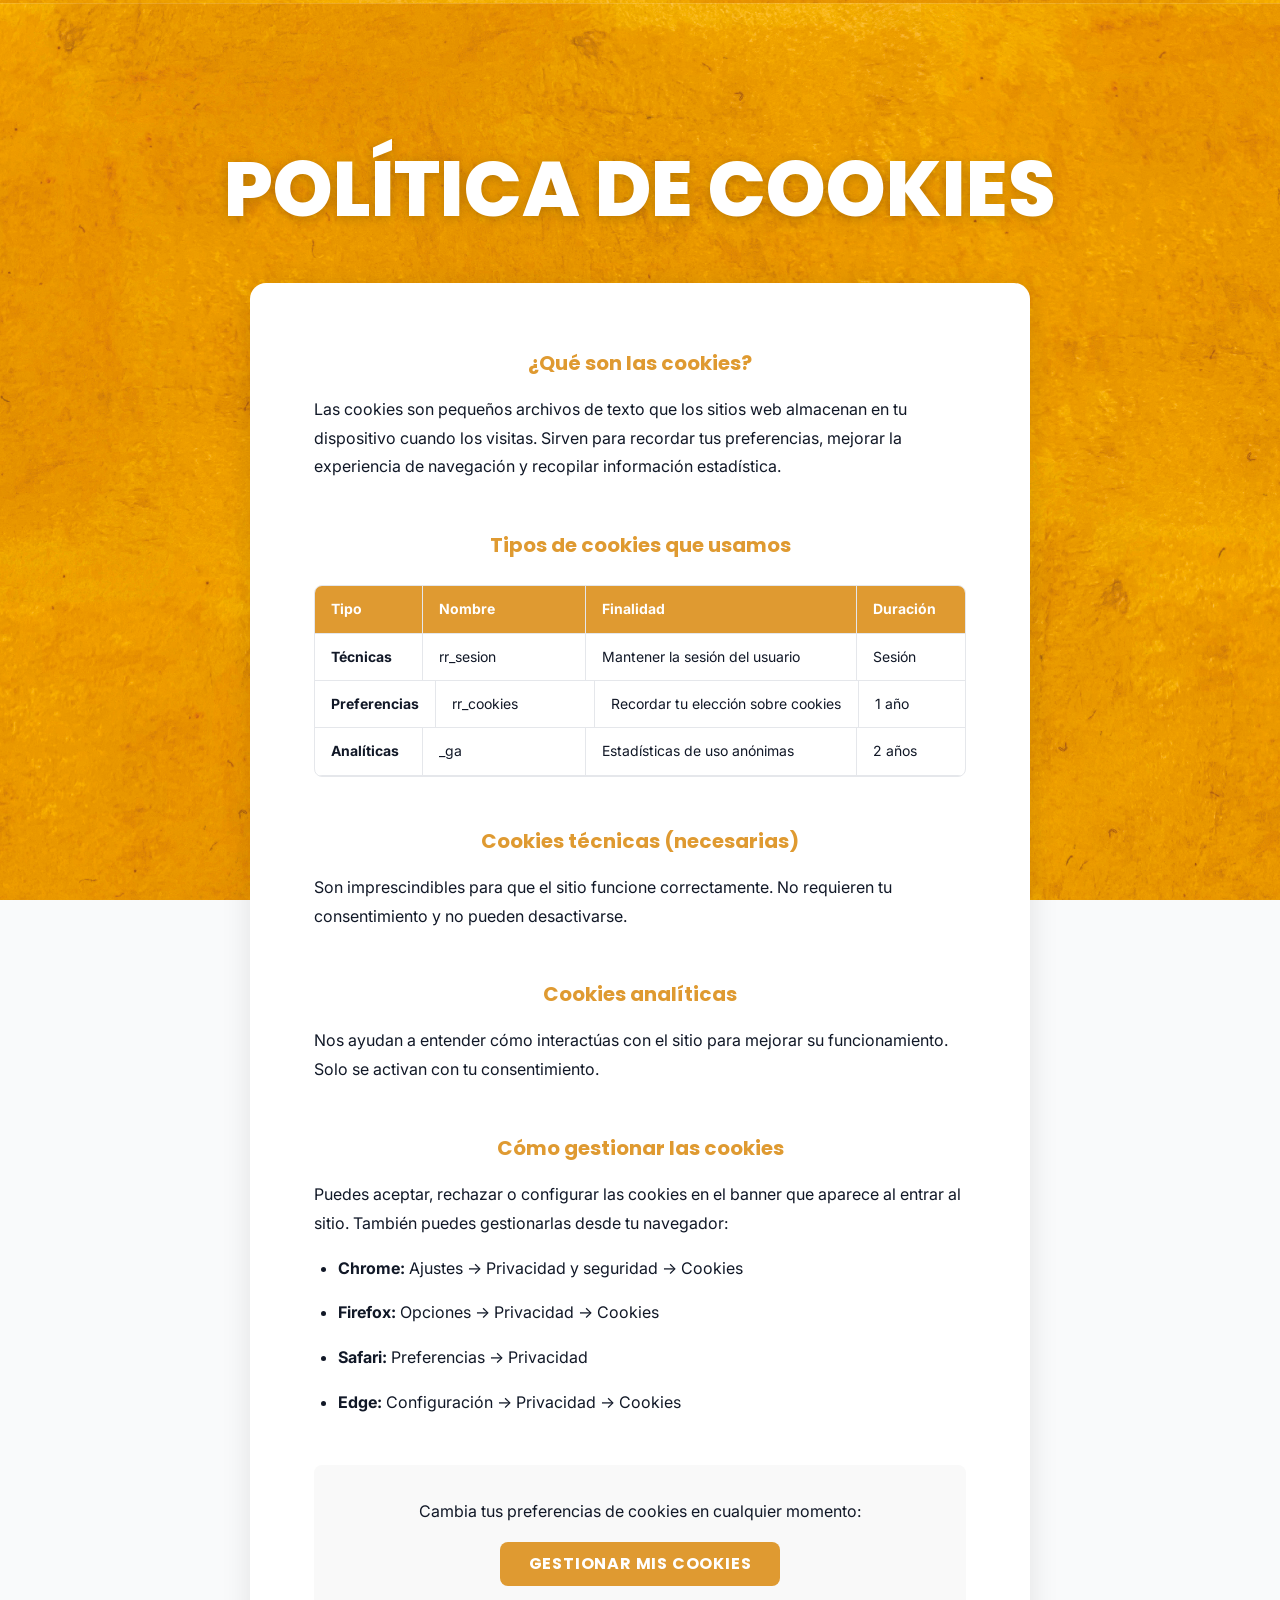
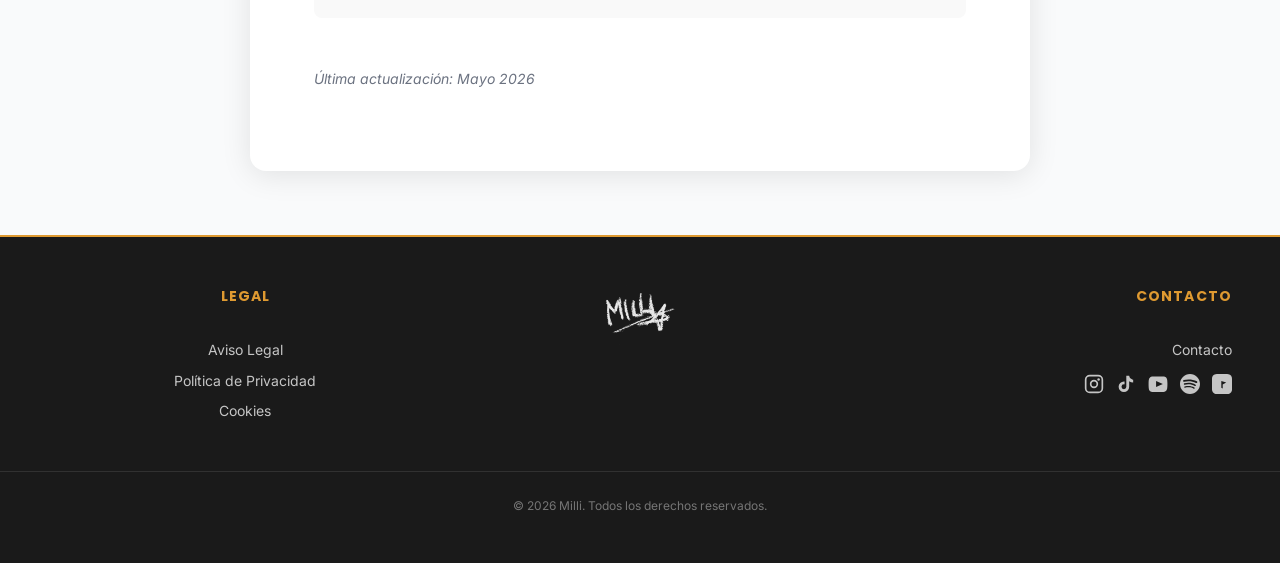
<file: cookies.html>
<!DOCTYPE html>
<html lang="es">
<head>
    <meta charset="UTF-8">
    <link rel="icon" type="image/png" href="assets/favicon.png">
    <meta name="viewport" content="width=device-width, initial-scale=1.0">
    <title>Política de Cookies - Milli</title>
    <link rel="stylesheet" href="css/main.css">
    <link href="https://fonts.googleapis.com/css2?family=Poppins:wght@600;700;800&family=Inter:wght@400;500&display=swap" rel="stylesheet">
</head>
<body>
    <section id="main-content" class="section-legal">
        <div class="container">
            <h1 class="legal-page-title">POLÍTICA DE COOKIES</h1>
        <div class="legal-content">
                <h2>¿Qué son las cookies?</h2>
                <p>Las cookies son pequeños archivos de texto que los sitios web almacenan en tu dispositivo cuando los visitas. Sirven para recordar tus preferencias, mejorar la experiencia de navegación y recopilar información estadística.</p>

                <h2>Tipos de cookies que usamos</h2>

                <div class="cookies-table">
                    <div class="cookies-row cookies-row--header">
                        <span>Tipo</span>
                        <span>Nombre</span>
                        <span>Finalidad</span>
                        <span>Duración</span>
                    </div>
                    <div class="cookies-row">
                        <span><strong>Técnicas</strong></span>
                        <span>rr_sesion</span>
                        <span>Mantener la sesión del usuario</span>
                        <span>Sesión</span>
                    </div>
                    <div class="cookies-row">
                        <span><strong>Preferencias</strong></span>
                        <span>rr_cookies</span>
                        <span>Recordar tu elección sobre cookies</span>
                        <span>1 año</span>
                    </div>
                    <div class="cookies-row">
                        <span><strong>Analíticas</strong></span>
                        <span>_ga</span>
                        <span>Estadísticas de uso anónimas</span>
                        <span>2 años</span>
                    </div>
                </div>

                <h2>Cookies técnicas (necesarias)</h2>
                <p>Son imprescindibles para que el sitio funcione correctamente. No requieren tu consentimiento y no pueden desactivarse.</p>

                <h2>Cookies analíticas</h2>
                <p>Nos ayudan a entender cómo interactúas con el sitio para mejorar su funcionamiento. Solo se activan con tu consentimiento.</p>

                <h2>Cómo gestionar las cookies</h2>
                <p>Puedes aceptar, rechazar o configurar las cookies en el banner que aparece al entrar al sitio. También puedes gestionarlas desde tu navegador:</p>
                <ul>
                    <li><strong>Chrome:</strong> Ajustes → Privacidad y seguridad → Cookies</li>
                    <li><strong>Firefox:</strong> Opciones → Privacidad → Cookies</li>
                    <li><strong>Safari:</strong> Preferencias → Privacidad</li>
                    <li><strong>Edge:</strong> Configuración → Privacidad → Cookies</li>
                </ul>

                <div class="cookies-manage">
                    <p>Cambia tus preferencias de cookies en cualquier momento:</p>
                    <button class="btn btn-auth" onclick="resetCookies()" style="max-width:280px;">Gestionar mis cookies</button>
                </div>

                <p class="legal-update">Última actualización: Mayo 2026</p>
            </div>
        </div>
    </section>

    <footer class="footer">
        <div class="footer__inner">
            <!-- Columna izquierda: legal -->
            <div class="footer__col">
                <p class="footer__heading">Legal</p>
                <a href="aviso-legal.html">Aviso Legal</a>
                <a href="privacidad.html">Política de Privacidad</a>
                <a href="cookies.html">Cookies</a>
            </div>

            <!-- Centro: logo -->
            <div class="footer__col footer__col--center">
                <a href="index.html">
                    <img src="assets/milli_logo.png" alt="Milli" class="footer__logo">
                </a>
            </div>

            <!-- Columna derecha: contacto y redes -->
            <div class="footer__col footer__col--right">
                <p class="footer__heading">Contacto</p>
                <a href="contacto.html">Contacto</a>
                <div class="footer__social">
                    <a href="https://www.instagram.com/phuckitol/?hl=es" target="_blank" aria-label="Instagram">
                        <svg xmlns="http://www.w3.org/2000/svg" width="20" height="20" viewBox="0 0 24 24" fill="none" stroke="currentColor" stroke-width="2" stroke-linecap="round" stroke-linejoin="round"><rect x="2" y="2" width="20" height="20" rx="5"/><circle cx="12" cy="12" r="4"/><circle cx="17.5" cy="6.5" r="1.5" fill="currentColor" stroke="none"/></svg>
                    </a>
                    <a href="https://www.tiktok.com/@milliyormlenlaew?lang=es-419" target="_blank" aria-label="TikTok">
                        <svg xmlns="http://www.w3.org/2000/svg" width="20" height="20" viewBox="0 0 24 24" fill="currentColor"><path d="M19.59 6.69a4.83 4.83 0 0 1-3.77-4.25V2h-3.45v13.67a2.89 2.89 0 0 1-2.88 2.5 2.89 2.89 0 0 1-2.89-2.89 2.89 2.89 0 0 1 2.89-2.89c.28 0 .54.04.79.1V9.01a6.33 6.33 0 0 0-.79-.05 6.34 6.34 0 0 0-6.34 6.34 6.34 6.34 0 0 0 6.34 6.34 6.34 6.34 0 0 0 6.33-6.34V8.69a8.18 8.18 0 0 0 4.78 1.52V6.75a4.85 4.85 0 0 1-1.01-.06z"/></svg>
                    </a>
                    <a href="https://www.youtube.com/channel/UCV_Y9Omqr0Zlwt3vJhbib9w" target="_blank" aria-label="YouTube">
                        <svg xmlns="http://www.w3.org/2000/svg" width="20" height="20" viewBox="0 0 24 24" fill="currentColor"><path d="M23 7s-.3-1.9-1.2-2.7c-1.1-1.2-2.4-1.2-3-1.3C16.6 3 12 3 12 3s-4.6 0-6.8.1c-.6.1-1.9.1-3 1.3C1.3 5.2 1 7 1 7S.7 9.1.7 11.3v2c0 2.1.3 4.3.3 4.3s.3 1.9 1.2 2.7c1.1 1.2 2.6 1.1 3.3 1.2C7.3 21.7 12 21.7 12 21.7s4.6 0 6.8-.2c.6-.1 1.9-.1 3-1.3.9-.8 1.2-2.7 1.2-2.7s.3-2.1.3-4.3v-2C23.3 9.1 23 7 23 7zM9.7 15.5V8.4l8.1 3.6-8.1 3.5z"/></svg>
                    </a>
                    <a href="https://open.spotify.com/intl-es/artist/1eVPKI2R4NlX6P5FIuMXis" target="_blank" aria-label="Spotify">
                        <svg xmlns="http://www.w3.org/2000/svg" width="20" height="20" viewBox="0 0 24 24" fill="currentColor"><path d="M12 0C5.4 0 0 5.4 0 12s5.4 12 12 12 12-5.4 12-12S18.66 0 12 0zm5.521 17.34c-.24.359-.66.48-1.021.24-2.82-1.74-6.36-2.101-10.561-1.141-.418.122-.779-.179-.899-.539-.12-.421.18-.78.54-.9 4.56-1.021 8.52-.6 11.64 1.32.42.18.479.659.301 1.02zm1.44-3.3c-.301.42-.841.6-1.262.3-3.239-1.98-8.159-2.58-11.939-1.38-.479.12-1.02-.12-1.14-.6-.12-.48.12-1.021.6-1.141C9.6 9.9 15 10.561 18.72 12.84c.361.181.54.78.241 1.2zm.12-3.36C15.24 8.4 8.82 8.16 5.16 9.301c-.6.179-1.2-.181-1.38-.721-.18-.601.18-1.2.72-1.381 4.26-1.26 11.28-1.02 15.721 1.621.539.3.719 1.02.419 1.56-.299.421-1.02.599-1.559.3z"/></svg>
                    </a>
                    <a href="https://music.apple.com/es/playlist/milli-imprescindibles/pl.f570f95bd34e48978a4f45f1392bc159" target="_blank" aria-label="Apple Music">
                        <svg xmlns="http://www.w3.org/2000/svg" width="20" height="20" viewBox="0 0 24 24" fill="currentColor"><path d="M23.994 6.124a9.23 9.23 0 0 0-.24-2.19c-.317-1.31-1.062-2.31-2.18-3.043a5.022 5.022 0 0 0-1.877-.726 10.496 10.496 0 0 0-1.564-.15c-.05-.003-.096-.01-.15-.01H5.986c-.05 0-.096.007-.15.01a10.5 10.5 0 0 0-1.564.15 5.022 5.022 0 0 0-1.877.726C1.276 1.624.53 2.625.214 3.934A9.23 9.23 0 0 0 0 6.124v11.85a9.23 9.23 0 0 0 .24 2.19c.317 1.31 1.062 2.31 2.18 3.043a5.022 5.022 0 0 0 1.877.726 10.5 10.5 0 0 0 1.564.15c.05.003.096.01.15.01h12.02c.05 0 .096-.007.15-.01a10.5 10.5 0 0 0 1.564-.15 5.022 5.022 0 0 0 1.877-.726c1.118-.734 1.863-1.734 2.18-3.043a9.23 9.23 0 0 0 .214-2.19V6.124zm-6.9 3.99l-4.24 2.452v4.905l-1.68-.97V8.386l5.92 1.728z"/></svg>
                    </a>
                </div>
            </div>
        </div>
        <div class="footer__bottom">
            <p>&copy; 2026 Milli. Todos los derechos reservados.</p>
        </div>
    </footer>

    <script src="js/cookies.js"></script>
    <script src="js/backtotop.js"></script>
    <script src="js/main.js"></script>
</body>
</html>
</file>
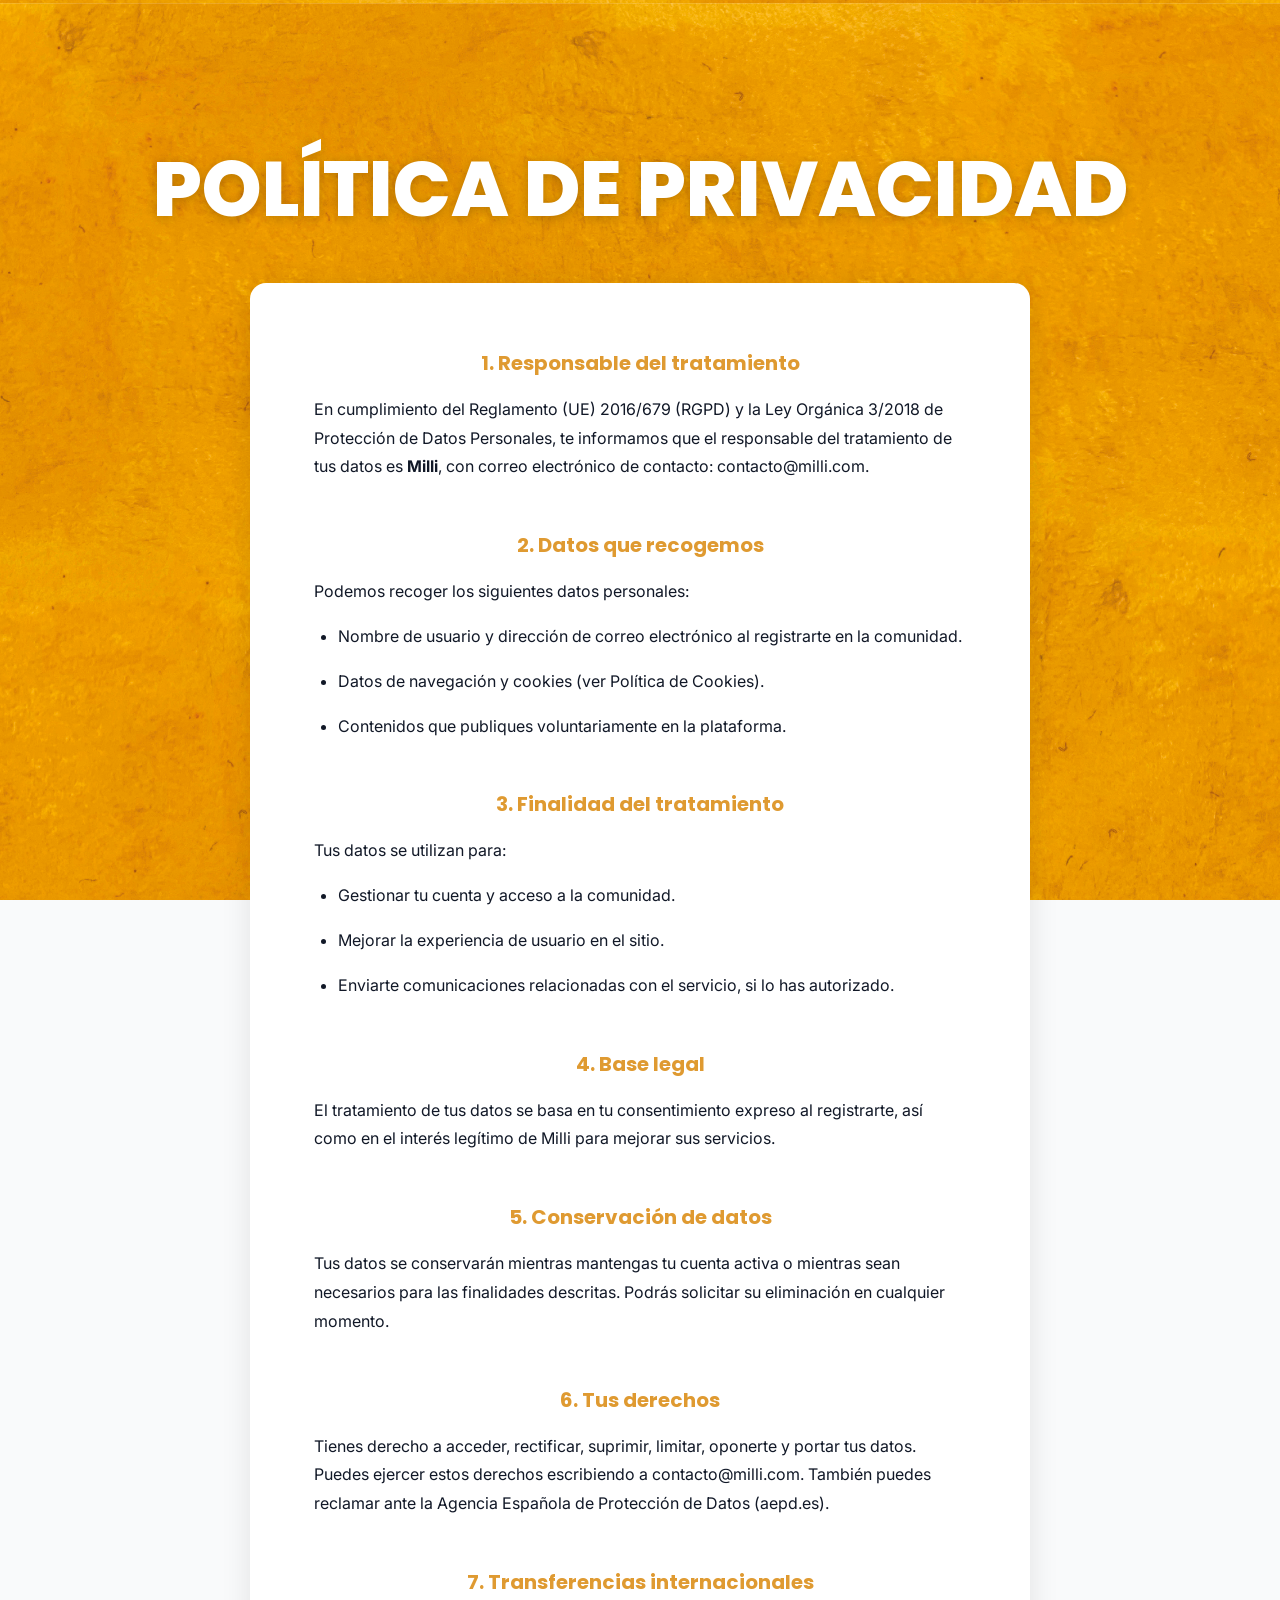
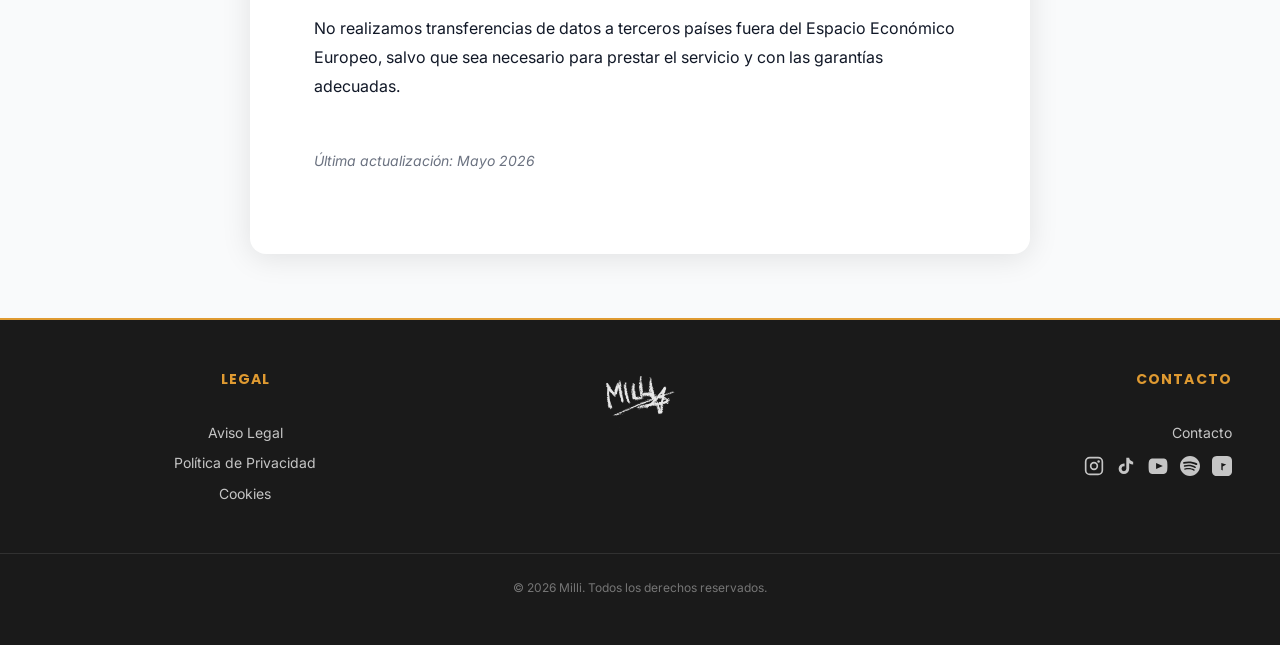
<file: privacidad.html>
<!DOCTYPE html>
<html lang="es">
<head>
    <meta charset="UTF-8">
    <link rel="icon" type="image/png" href="assets/favicon.png">
    <meta name="viewport" content="width=device-width, initial-scale=1.0">
    <title>Política de Privacidad - Milli</title>
    <link rel="stylesheet" href="css/main.css">
    <link href="https://fonts.googleapis.com/css2?family=Poppins:wght@600;700;800&family=Inter:wght@400;500&display=swap" rel="stylesheet">
</head>
<body>
    <section id="main-content" class="section-legal">
        <div class="container">
            <h1 class="legal-page-title">POLÍTICA DE PRIVACIDAD</h1>
        <div class="legal-content">
                <h2>1. Responsable del tratamiento</h2>
                <p>En cumplimiento del Reglamento (UE) 2016/679 (RGPD) y la Ley Orgánica 3/2018 de Protección de Datos Personales, te informamos que el responsable del tratamiento de tus datos es <strong>Milli</strong>, con correo electrónico de contacto: contacto@milli.com.</p>

                <h2>2. Datos que recogemos</h2>
                <p>Podemos recoger los siguientes datos personales:</p>
                <ul>
                    <li>Nombre de usuario y dirección de correo electrónico al registrarte en la comunidad.</li>
                    <li>Datos de navegación y cookies (ver Política de Cookies).</li>
                    <li>Contenidos que publiques voluntariamente en la plataforma.</li>
                </ul>

                <h2>3. Finalidad del tratamiento</h2>
                <p>Tus datos se utilizan para:</p>
                <ul>
                    <li>Gestionar tu cuenta y acceso a la comunidad.</li>
                    <li>Mejorar la experiencia de usuario en el sitio.</li>
                    <li>Enviarte comunicaciones relacionadas con el servicio, si lo has autorizado.</li>
                </ul>

                <h2>4. Base legal</h2>
                <p>El tratamiento de tus datos se basa en tu consentimiento expreso al registrarte, así como en el interés legítimo de Milli para mejorar sus servicios.</p>

                <h2>5. Conservación de datos</h2>
                <p>Tus datos se conservarán mientras mantengas tu cuenta activa o mientras sean necesarios para las finalidades descritas. Podrás solicitar su eliminación en cualquier momento.</p>

                <h2>6. Tus derechos</h2>
                <p>Tienes derecho a acceder, rectificar, suprimir, limitar, oponerte y portar tus datos. Puedes ejercer estos derechos escribiendo a contacto@milli.com. También puedes reclamar ante la Agencia Española de Protección de Datos (aepd.es).</p>

                <h2>7. Transferencias internacionales</h2>
                <p>No realizamos transferencias de datos a terceros países fuera del Espacio Económico Europeo, salvo que sea necesario para prestar el servicio y con las garantías adecuadas.</p>

                <p class="legal-update">Última actualización: Mayo 2026</p>
            </div>
        </div>
    </section>

    <footer class="footer">
        <div class="footer__inner">
            <!-- Columna izquierda: legal -->
            <div class="footer__col">
                <p class="footer__heading">Legal</p>
                <a href="aviso-legal.html">Aviso Legal</a>
                <a href="privacidad.html">Política de Privacidad</a>
                <a href="cookies.html">Cookies</a>
            </div>

            <!-- Centro: logo -->
            <div class="footer__col footer__col--center">
                <a href="index.html">
                    <img src="assets/milli_logo.png" alt="Milli" class="footer__logo">
                </a>
            </div>

            <!-- Columna derecha: contacto y redes -->
            <div class="footer__col footer__col--right">
                <p class="footer__heading">Contacto</p>
                <a href="contacto.html">Contacto</a>
                <div class="footer__social">
                    <a href="https://www.instagram.com/phuckitol/?hl=es" target="_blank" aria-label="Instagram">
                        <svg xmlns="http://www.w3.org/2000/svg" width="20" height="20" viewBox="0 0 24 24" fill="none" stroke="currentColor" stroke-width="2" stroke-linecap="round" stroke-linejoin="round"><rect x="2" y="2" width="20" height="20" rx="5"/><circle cx="12" cy="12" r="4"/><circle cx="17.5" cy="6.5" r="1.5" fill="currentColor" stroke="none"/></svg>
                    </a>
                    <a href="https://www.tiktok.com/@milliyormlenlaew?lang=es-419" target="_blank" aria-label="TikTok">
                        <svg xmlns="http://www.w3.org/2000/svg" width="20" height="20" viewBox="0 0 24 24" fill="currentColor"><path d="M19.59 6.69a4.83 4.83 0 0 1-3.77-4.25V2h-3.45v13.67a2.89 2.89 0 0 1-2.88 2.5 2.89 2.89 0 0 1-2.89-2.89 2.89 2.89 0 0 1 2.89-2.89c.28 0 .54.04.79.1V9.01a6.33 6.33 0 0 0-.79-.05 6.34 6.34 0 0 0-6.34 6.34 6.34 6.34 0 0 0 6.34 6.34 6.34 6.34 0 0 0 6.33-6.34V8.69a8.18 8.18 0 0 0 4.78 1.52V6.75a4.85 4.85 0 0 1-1.01-.06z"/></svg>
                    </a>
                    <a href="https://www.youtube.com/channel/UCV_Y9Omqr0Zlwt3vJhbib9w" target="_blank" aria-label="YouTube">
                        <svg xmlns="http://www.w3.org/2000/svg" width="20" height="20" viewBox="0 0 24 24" fill="currentColor"><path d="M23 7s-.3-1.9-1.2-2.7c-1.1-1.2-2.4-1.2-3-1.3C16.6 3 12 3 12 3s-4.6 0-6.8.1c-.6.1-1.9.1-3 1.3C1.3 5.2 1 7 1 7S.7 9.1.7 11.3v2c0 2.1.3 4.3.3 4.3s.3 1.9 1.2 2.7c1.1 1.2 2.6 1.1 3.3 1.2C7.3 21.7 12 21.7 12 21.7s4.6 0 6.8-.2c.6-.1 1.9-.1 3-1.3.9-.8 1.2-2.7 1.2-2.7s.3-2.1.3-4.3v-2C23.3 9.1 23 7 23 7zM9.7 15.5V8.4l8.1 3.6-8.1 3.5z"/></svg>
                    </a>
                    <a href="https://open.spotify.com/intl-es/artist/1eVPKI2R4NlX6P5FIuMXis" target="_blank" aria-label="Spotify">
                        <svg xmlns="http://www.w3.org/2000/svg" width="20" height="20" viewBox="0 0 24 24" fill="currentColor"><path d="M12 0C5.4 0 0 5.4 0 12s5.4 12 12 12 12-5.4 12-12S18.66 0 12 0zm5.521 17.34c-.24.359-.66.48-1.021.24-2.82-1.74-6.36-2.101-10.561-1.141-.418.122-.779-.179-.899-.539-.12-.421.18-.78.54-.9 4.56-1.021 8.52-.6 11.64 1.32.42.18.479.659.301 1.02zm1.44-3.3c-.301.42-.841.6-1.262.3-3.239-1.98-8.159-2.58-11.939-1.38-.479.12-1.02-.12-1.14-.6-.12-.48.12-1.021.6-1.141C9.6 9.9 15 10.561 18.72 12.84c.361.181.54.78.241 1.2zm.12-3.36C15.24 8.4 8.82 8.16 5.16 9.301c-.6.179-1.2-.181-1.38-.721-.18-.601.18-1.2.72-1.381 4.26-1.26 11.28-1.02 15.721 1.621.539.3.719 1.02.419 1.56-.299.421-1.02.599-1.559.3z"/></svg>
                    </a>
                    <a href="https://music.apple.com/es/playlist/milli-imprescindibles/pl.f570f95bd34e48978a4f45f1392bc159" target="_blank" aria-label="Apple Music">
                        <svg xmlns="http://www.w3.org/2000/svg" width="20" height="20" viewBox="0 0 24 24" fill="currentColor"><path d="M23.994 6.124a9.23 9.23 0 0 0-.24-2.19c-.317-1.31-1.062-2.31-2.18-3.043a5.022 5.022 0 0 0-1.877-.726 10.496 10.496 0 0 0-1.564-.15c-.05-.003-.096-.01-.15-.01H5.986c-.05 0-.096.007-.15.01a10.5 10.5 0 0 0-1.564.15 5.022 5.022 0 0 0-1.877.726C1.276 1.624.53 2.625.214 3.934A9.23 9.23 0 0 0 0 6.124v11.85a9.23 9.23 0 0 0 .24 2.19c.317 1.31 1.062 2.31 2.18 3.043a5.022 5.022 0 0 0 1.877.726 10.5 10.5 0 0 0 1.564.15c.05.003.096.01.15.01h12.02c.05 0 .096-.007.15-.01a10.5 10.5 0 0 0 1.564-.15 5.022 5.022 0 0 0 1.877-.726c1.118-.734 1.863-1.734 2.18-3.043a9.23 9.23 0 0 0 .214-2.19V6.124zm-6.9 3.99l-4.24 2.452v4.905l-1.68-.97V8.386l5.92 1.728z"/></svg>
                    </a>
                </div>
            </div>
        </div>
        <div class="footer__bottom">
            <p>&copy; 2026 Milli. Todos los derechos reservados.</p>
        </div>
    </footer>

    <script src="js/cookies.js"></script>
    <script src="js/backtotop.js"></script>
    <script src="js/main.js"></script>
</body>
</html>
</file>
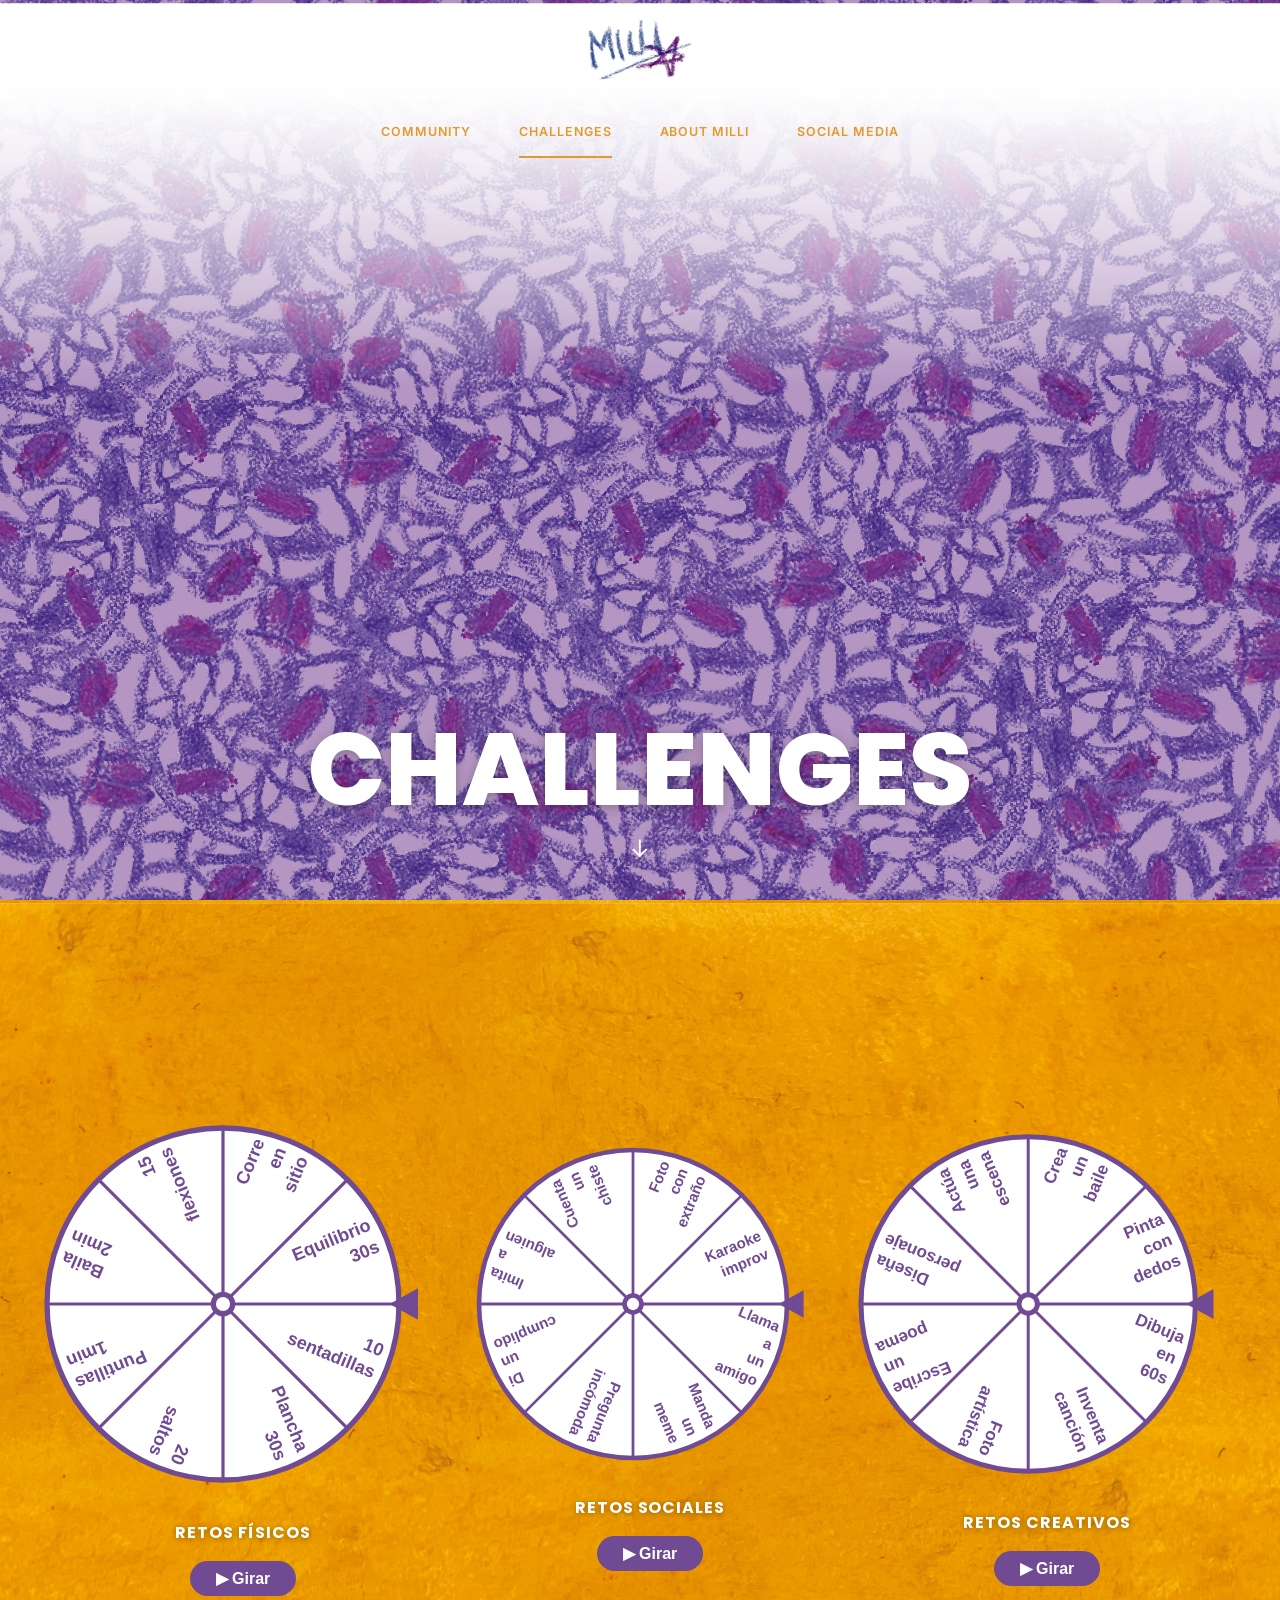
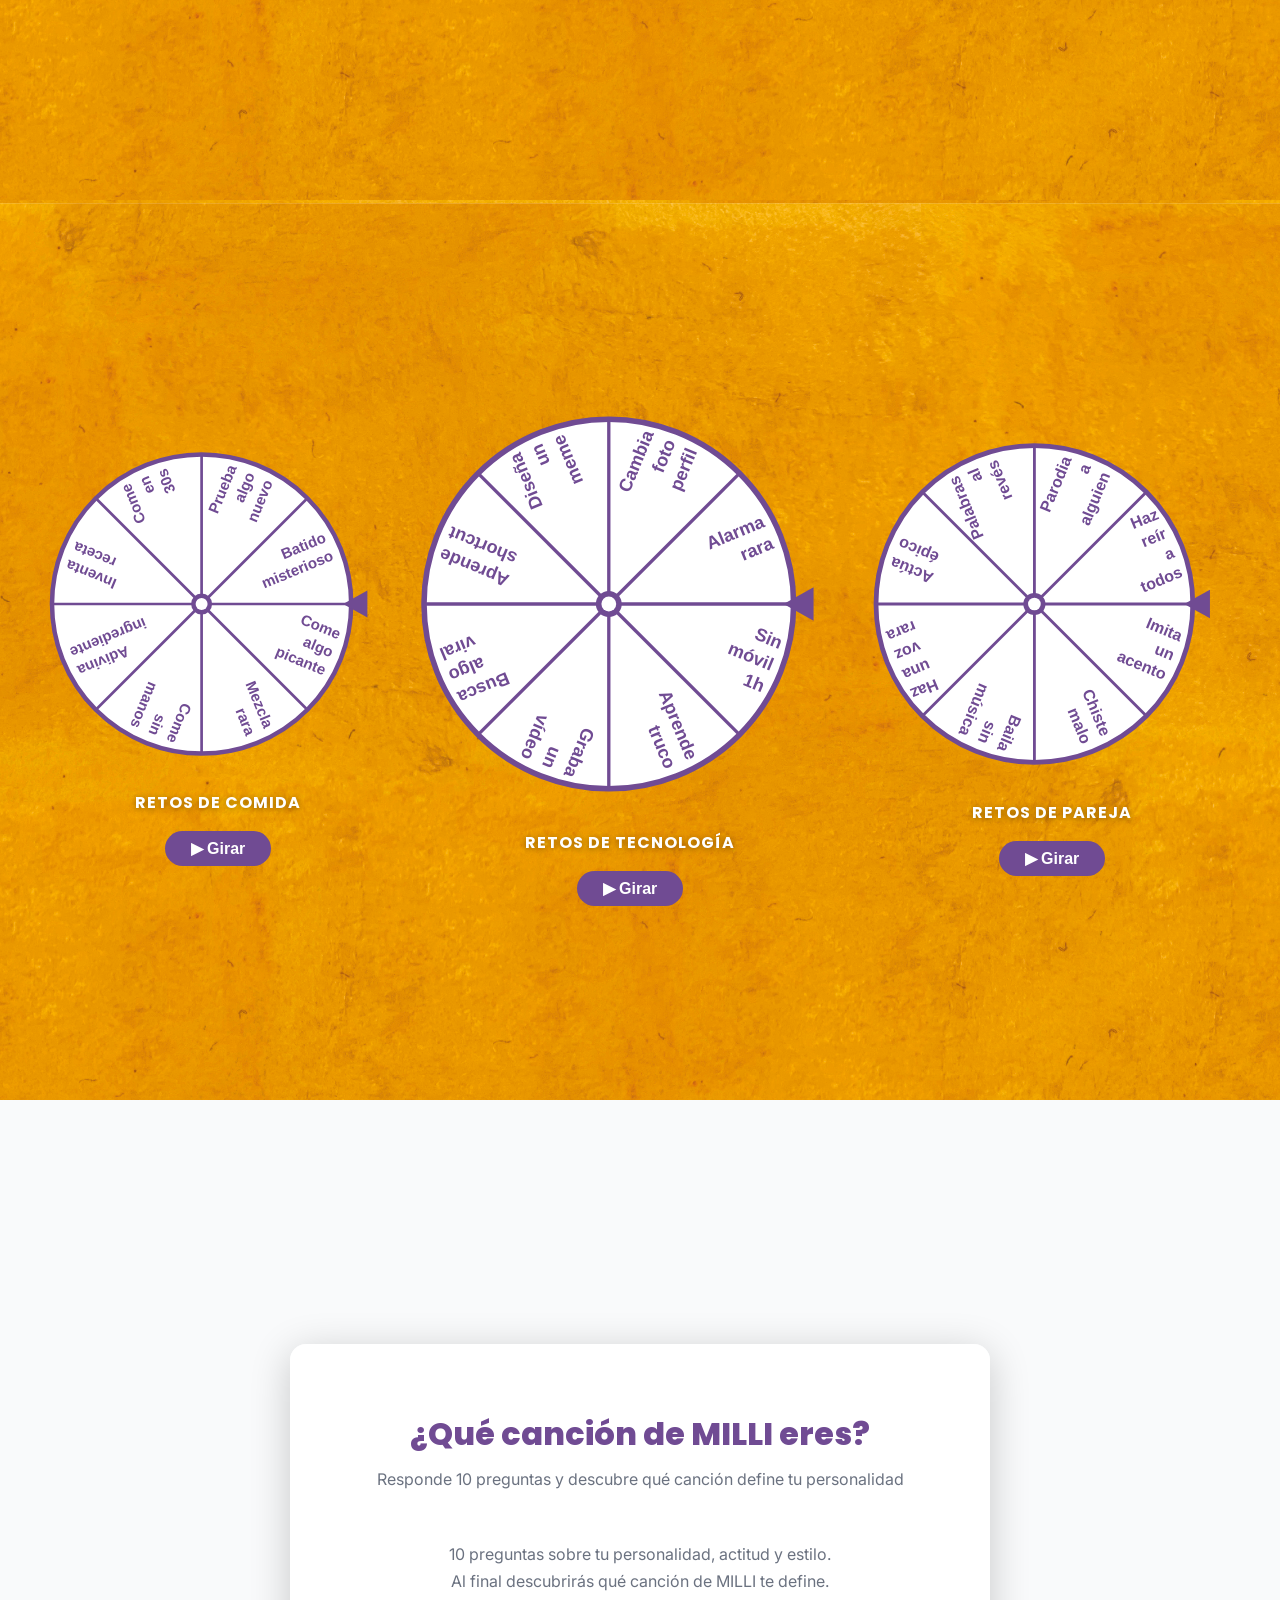
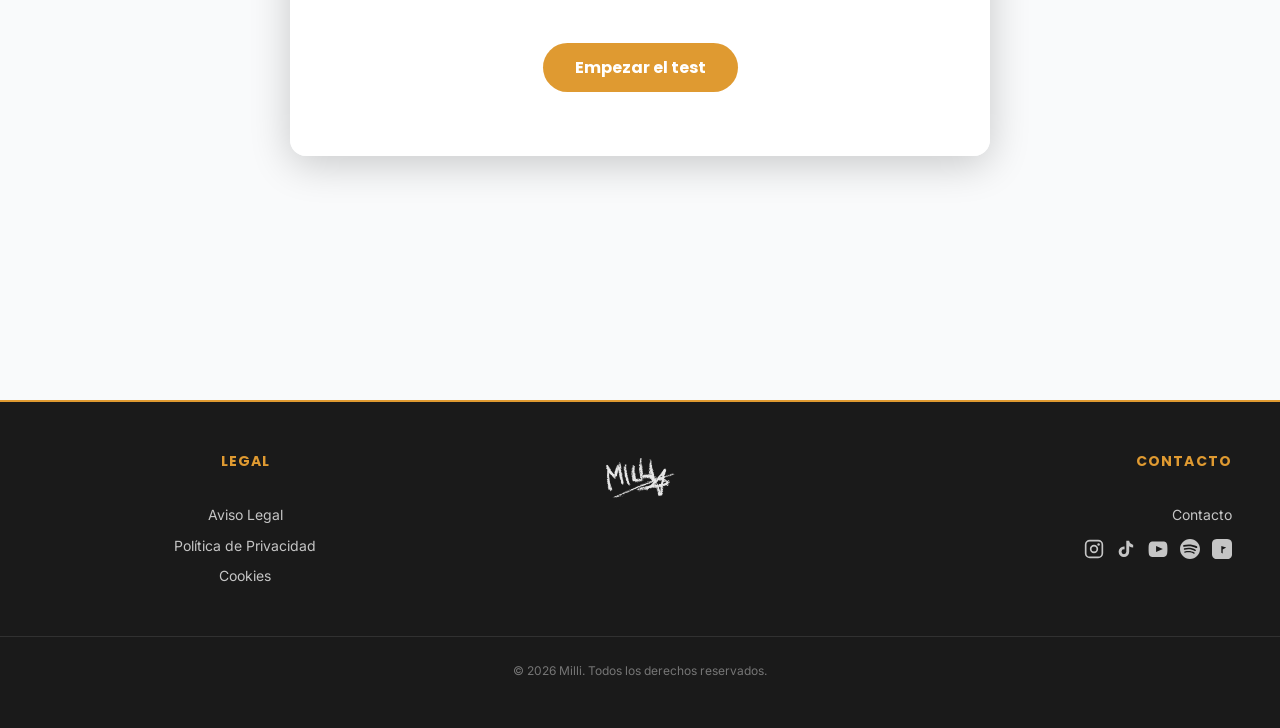
<file: ruleta.html>
<!DOCTYPE html>
<html lang="es">
<head>
    <meta charset="UTF-8">
    <link rel="icon" type="image/png" href="assets/favicon.png">
    <meta name="viewport" content="width=device-width, initial-scale=1.0">
    <title>Challenges - RetoRuleta</title>
    <link rel="stylesheet" href="css/main.css">
    <link href="https://fonts.googleapis.com/css2?family=Poppins:wght@600;700;800&family=Inter:wght@400;500&display=swap" rel="stylesheet">
</head>
<body>

    <section class="hero hero--ruleta">
        <header class="header">
            <div class="container">
                <div class="header__logo">
                    <a href="index.html" class="logo"><img src="assets/milli_logo.png" alt="Milli" class="header-logo-img"></a>
                </div>
                <nav class="nav">
            <a href="comunidad.html" class="nav-link">Community</a>
            <a href="ruleta.html" class="nav-link active">Challenges</a>
            <a href="about.html" class="nav-link">About Milli</a>
            <a href="socialmedia.html" class="nav-link">Social Media</a>
                </nav>
            </div>
        </header>
        <div class="hero__title">
            <h1 class="page-title">CHALLENGES</h1>
        </div>
        <a class="hero__scroll-indicator" href="#main-content">
            <span>↓</span>
        </a>
    </section>

    <!-- RULETAS - SECCIÓN 1 -->
    <section id="main-content" class="section-ruletas">
        <div class="ruletas-grid">

            <div class="ruleta-item">
                <div class="ruleta-wrap">
                    <canvas class="ruleta-canvas" id="ruleta-0"></canvas>
                    <div class="ruleta-resultado" id="result-0"></div>
                </div>
                <span class="ruleta-tema">Retos Físicos</span>
                <button class="ruleta-btn" onclick="spinWheel(0)">▶ Girar</button>
            </div>

            <div class="ruleta-item">
                <div class="ruleta-wrap">
                    <canvas class="ruleta-canvas" id="ruleta-1"></canvas>
                    <div class="ruleta-resultado" id="result-1"></div>
                </div>
                <span class="ruleta-tema">Retos Sociales</span>
                <button class="ruleta-btn" onclick="spinWheel(1)">▶ Girar</button>
            </div>

            <div class="ruleta-item">
                <div class="ruleta-wrap">
                    <canvas class="ruleta-canvas" id="ruleta-2"></canvas>
                    <div class="ruleta-resultado" id="result-2"></div>
                </div>
                <span class="ruleta-tema">Retos Creativos</span>
                <button class="ruleta-btn" onclick="spinWheel(2)">▶ Girar</button>
            </div>

        </div>
    </section>

    <!-- RULETAS - SECCIÓN 2 -->
    <section class="section-ruletas">
        <div class="ruletas-grid">

            <div class="ruleta-item">
                <div class="ruleta-wrap">
                    <canvas class="ruleta-canvas" id="ruleta-3"></canvas>
                    <div class="ruleta-resultado" id="result-3"></div>
                </div>
                <span class="ruleta-tema">Retos de Comida</span>
                <button class="ruleta-btn" onclick="spinWheel(3)">▶ Girar</button>
            </div>

            <div class="ruleta-item">
                <div class="ruleta-wrap">
                    <canvas class="ruleta-canvas" id="ruleta-4"></canvas>
                    <div class="ruleta-resultado" id="result-4"></div>
                </div>
                <span class="ruleta-tema">Retos de Tecnología</span>
                <button class="ruleta-btn" onclick="spinWheel(4)">▶ Girar</button>
            </div>

            <div class="ruleta-item">
                <div class="ruleta-wrap">
                    <canvas class="ruleta-canvas" id="ruleta-5"></canvas>
                    <div class="ruleta-resultado" id="result-5"></div>
                </div>
                <span class="ruleta-tema">Retos de Pareja</span>
                <button class="ruleta-btn" onclick="spinWheel(5)">▶ Girar</button>
            </div>

        </div>
    </section>




    <!-- TEST DE PERSONALIDAD -->
    <section class="section-test">
        <div class="test-box" id="test-box">
            <div class="test-header">
                <h2>¿Qué canción de MILLI eres?</h2>
                <p>Responde 10 preguntas y descubre qué canción define tu personalidad</p>
            </div>

            <!-- PANTALLA INICIO -->
            <div id="test-intro">
                <p style="color:var(--text-light);margin:var(--spacing-md) 0 var(--spacing-xl);line-height:1.7;text-align:center;">10 preguntas sobre tu personalidad, actitud y estilo.<br>Al final descubrirás qué canción de MILLI te define.</p>
                <div style="text-align:center;">
                    <button class="test-restart" onclick="iniciarTest()">Empezar el test</button>
                </div>
            </div>

            <!-- BARRA PROGRESO -->
            <div class="test-progress" id="test-progress" style="display:none;">
                <div class="test-progress__dot"></div>
                <div class="test-progress__dot"></div>
                <div class="test-progress__dot"></div>
                <div class="test-progress__dot"></div>
                <div class="test-progress__dot"></div>
                <div class="test-progress__dot"></div>
                <div class="test-progress__dot"></div>
                <div class="test-progress__dot"></div>
                <div class="test-progress__dot"></div>
                <div class="test-progress__dot"></div>
            </div>

            <!-- PREGUNTAS -->
                <div class="test-question" id="pregunta-0">
                    <h3><span>Pregunta 1 de 10</span>¿Cómo defines tu energía en una fiesta?</h3>
                    <div class="test-options">
                        <button class="test-option" onclick="elegirOpcion(0,0)">Soy el centro de atención</button>
                        <button class="test-option" onclick="elegirOpcion(0,1)">Observo antes de soltar mi mejor movimiento</button>
                        <button class="test-option" onclick="elegirOpcion(0,2)">Paso desapercibida pero lo recordarás</button>
                        <button class="test-option" onclick="elegirOpcion(0,3)">Me voy antes de que acabe — tengo cosas que hacer</button>
                    </div>
                </div>
                <div class="test-question" id="pregunta-1">
                    <h3><span>Pregunta 2 de 10</span>¿Cuál es tu actitud ante los haters?</h3>
                    <div class="test-options">
                        <button class="test-option" onclick="elegirOpcion(1,0)">Les ignoro, mi éxito habla por mí</button>
                        <button class="test-option" onclick="elegirOpcion(1,1)">Les doy un show que no olvidarán</button>
                        <button class="test-option" onclick="elegirOpcion(1,2)">Los analizo y aprendo de ellos</button>
                        <button class="test-option" onclick="elegirOpcion(1,3)">Me motivan a ir a por más</button>
                    </div>
                </div>
                <div class="test-question" id="pregunta-2">
                    <h3><span>Pregunta 3 de 10</span>¿Qué pides en un restaurante thai?</h3>
                    <div class="test-options">
                        <button class="test-option" onclick="elegirOpcion(2,0)">Mango sticky rice, por supuesto</button>
                        <button class="test-option" onclick="elegirOpcion(2,1)">Lo más picante del menú</button>
                        <button class="test-option" onclick="elegirOpcion(2,2)">Lo que nadie más pide</button>
                        <button class="test-option" onclick="elegirOpcion(2,3)">Lo que recomienda el chef</button>
                    </div>
                </div>
                <div class="test-question" id="pregunta-3">
                    <h3><span>Pregunta 4 de 10</span>¿Cuál es tu superpoder?</h3>
                    <div class="test-options">
                        <button class="test-option" onclick="elegirOpcion(3,0)">Cautivar a cualquiera en segundos</button>
                        <button class="test-option" onclick="elegirOpcion(3,1)">Golpear fuerte cuando menos lo esperan</button>
                        <button class="test-option" onclick="elegirOpcion(3,2)">Transformarme según la situación</button>
                        <button class="test-option" onclick="elegirOpcion(3,3)">Nunca rendirme</button>
                    </div>
                </div>
                <div class="test-question" id="pregunta-4">
                    <h3><span>Pregunta 5 de 10</span>¿Cómo describes tu estilo?</h3>
                    <div class="test-options">
                        <button class="test-option" onclick="elegirOpcion(4,0)">Dulce pero letal</button>
                        <button class="test-option" onclick="elegirOpcion(4,1)">Duro y sin excusas</button>
                        <button class="test-option" onclick="elegirOpcion(4,2)">Cambia según el día</button>
                        <button class="test-option" onclick="elegirOpcion(4,3)">Clásico con un giro inesperado</button>
                    </div>
                </div>
                <div class="test-question" id="pregunta-5">
                    <h3><span>Pregunta 6 de 10</span>¿Qué haces cuando algo va mal?</h3>
                    <div class="test-options">
                        <button class="test-option" onclick="elegirOpcion(5,0)">Lo proceso sola y sigo adelante</button>
                        <button class="test-option" onclick="elegirOpcion(5,1)">Me enfado y lo uso como combustible</button>
                        <button class="test-option" onclick="elegirOpcion(5,2)">Busco el mensaje detrás del problema</button>
                        <button class="test-option" onclick="elegirOpcion(5,3)">Me reinvento completamente</button>
                    </div>
                </div>
                <div class="test-question" id="pregunta-6">
                    <h3><span>Pregunta 7 de 10</span>¿Cuál es tu relación con las redes sociales?</h3>
                    <div class="test-options">
                        <button class="test-option" onclick="elegirOpcion(6,0)">Las uso para mostrar mi mundo sin filtros</button>
                        <button class="test-option" onclick="elegirOpcion(6,1)">Publico poco pero siempre impacto</button>
                        <button class="test-option" onclick="elegirOpcion(6,2)">Me obsesiona analizar los números</button>
                        <button class="test-option" onclick="elegirOpcion(6,3)">Prefiero vivir el momento</button>
                    </div>
                </div>
                <div class="test-question" id="pregunta-7">
                    <h3><span>Pregunta 8 de 10</span>¿Qué canción pondría tu alter ego?</h3>
                    <div class="test-options">
                        <button class="test-option" onclick="elegirOpcion(7,0)">Una que te haga moverse sin querer</button>
                        <button class="test-option" onclick="elegirOpcion(7,1)">Una que deje claro quién manda</button>
                        <button class="test-option" onclick="elegirOpcion(7,2)">Una que te haga pensar</button>
                        <button class="test-option" onclick="elegirOpcion(7,3)">Una que te rompa por dentro</button>
                    </div>
                </div>
                <div class="test-question" id="pregunta-8">
                    <h3><span>Pregunta 9 de 10</span>¿Qué buscas en una colaboración?</h3>
                    <div class="test-options">
                        <button class="test-option" onclick="elegirOpcion(8,0)">Química instantánea</button>
                        <button class="test-option" onclick="elegirOpcion(8,1)">Alguien que me desafíe</button>
                        <button class="test-option" onclick="elegirOpcion(8,2)">Complementariedad total</button>
                        <button class="test-option" onclick="elegirOpcion(8,3)">Independencia dentro del proyecto</button>
                    </div>
                </div>
                <div class="test-question" id="pregunta-9">
                    <h3><span>Pregunta 10 de 10</span>¿Cómo quieres que te recuerden?</h3>
                    <div class="test-options">
                        <button class="test-option" onclick="elegirOpcion(9,0)">Como alguien que cambió las reglas del juego</button>
                        <button class="test-option" onclick="elegirOpcion(9,1)">Como alguien auténtica y sin igual</button>
                        <button class="test-option" onclick="elegirOpcion(9,2)">Como alguien que siempre estuvo ahí</button>
                        <button class="test-option" onclick="elegirOpcion(9,3)">Como un enigma que nunca se resolvió del todo</button>
                    </div>
                </div>

            <!-- NAVEGACIÓN -->
            <div class="test-nav" id="test-nav" style="display:none;">
                <button class="test-nav__btn" id="btn-prev" onclick="retroceder()">← Anterior</button>
                <button class="test-nav__btn test-nav__btn--next" id="btn-next" onclick="avanzar()">Siguiente →</button>
                <button class="test-nav__btn test-nav__btn--fin" id="btn-fin" onclick="finalizarTest()" style="display:none;">Finalizar test ✓</button>
            </div>

            <!-- RESULTADO -->
            <div class="test-result" id="test-result">
                <p style="color:var(--text-light);font-size:0.9rem;text-transform:uppercase;letter-spacing:.08em;font-weight:700;">Tu canción es</p>
                <span class="test-result__emoji"></span>
                <div class="test-result__song"></div>
                <p class="test-result__desc"></p>
                <button class="test-restart" onclick="reiniciarTest()">Volver a empezar</button>
            </div>

        </div>
    </section>

    <!-- FOOTER -->
    <footer class="footer">
        <div class="footer__inner">
            <!-- Columna izquierda: legal -->
            <div class="footer__col">
                <p class="footer__heading">Legal</p>
                <a href="aviso-legal.html">Aviso Legal</a>
                <a href="privacidad.html">Política de Privacidad</a>
                <a href="cookies.html">Cookies</a>
            </div>

            <!-- Centro: logo -->
            <div class="footer__col footer__col--center">
                <a href="index.html">
                    <img src="assets/milli_logo.png" alt="Milli" class="footer__logo">
                </a>
            </div>

            <!-- Columna derecha: contacto y redes -->
            <div class="footer__col footer__col--right">
                <p class="footer__heading">Contacto</p>
                <a href="contacto.html">Contacto</a>
                <div class="footer__social">
                    <a href="https://www.instagram.com/phuckitol/?hl=es" target="_blank" aria-label="Instagram">
                        <svg xmlns="http://www.w3.org/2000/svg" width="20" height="20" viewBox="0 0 24 24" fill="none" stroke="currentColor" stroke-width="2" stroke-linecap="round" stroke-linejoin="round"><rect x="2" y="2" width="20" height="20" rx="5"/><circle cx="12" cy="12" r="4"/><circle cx="17.5" cy="6.5" r="1.5" fill="currentColor" stroke="none"/></svg>
                    </a>
                    <a href="https://www.tiktok.com/@milliyormlenlaew?lang=es-419" target="_blank" aria-label="TikTok">
                        <svg xmlns="http://www.w3.org/2000/svg" width="20" height="20" viewBox="0 0 24 24" fill="currentColor"><path d="M19.59 6.69a4.83 4.83 0 0 1-3.77-4.25V2h-3.45v13.67a2.89 2.89 0 0 1-2.88 2.5 2.89 2.89 0 0 1-2.89-2.89 2.89 2.89 0 0 1 2.89-2.89c.28 0 .54.04.79.1V9.01a6.33 6.33 0 0 0-.79-.05 6.34 6.34 0 0 0-6.34 6.34 6.34 6.34 0 0 0 6.34 6.34 6.34 6.34 0 0 0 6.33-6.34V8.69a8.18 8.18 0 0 0 4.78 1.52V6.75a4.85 4.85 0 0 1-1.01-.06z"/></svg>
                    </a>
                    <a href="https://www.youtube.com/channel/UCV_Y9Omqr0Zlwt3vJhbib9w" target="_blank" aria-label="YouTube">
                        <svg xmlns="http://www.w3.org/2000/svg" width="20" height="20" viewBox="0 0 24 24" fill="currentColor"><path d="M23 7s-.3-1.9-1.2-2.7c-1.1-1.2-2.4-1.2-3-1.3C16.6 3 12 3 12 3s-4.6 0-6.8.1c-.6.1-1.9.1-3 1.3C1.3 5.2 1 7 1 7S.7 9.1.7 11.3v2c0 2.1.3 4.3.3 4.3s.3 1.9 1.2 2.7c1.1 1.2 2.6 1.1 3.3 1.2C7.3 21.7 12 21.7 12 21.7s4.6 0 6.8-.2c.6-.1 1.9-.1 3-1.3.9-.8 1.2-2.7 1.2-2.7s.3-2.1.3-4.3v-2C23.3 9.1 23 7 23 7zM9.7 15.5V8.4l8.1 3.6-8.1 3.5z"/></svg>
                    </a>
                    <a href="https://open.spotify.com/intl-es/artist/1eVPKI2R4NlX6P5FIuMXis" target="_blank" aria-label="Spotify">
                        <svg xmlns="http://www.w3.org/2000/svg" width="20" height="20" viewBox="0 0 24 24" fill="currentColor"><path d="M12 0C5.4 0 0 5.4 0 12s5.4 12 12 12 12-5.4 12-12S18.66 0 12 0zm5.521 17.34c-.24.359-.66.48-1.021.24-2.82-1.74-6.36-2.101-10.561-1.141-.418.122-.779-.179-.899-.539-.12-.421.18-.78.54-.9 4.56-1.021 8.52-.6 11.64 1.32.42.18.479.659.301 1.02zm1.44-3.3c-.301.42-.841.6-1.262.3-3.239-1.98-8.159-2.58-11.939-1.38-.479.12-1.02-.12-1.14-.6-.12-.48.12-1.021.6-1.141C9.6 9.9 15 10.561 18.72 12.84c.361.181.54.78.241 1.2zm.12-3.36C15.24 8.4 8.82 8.16 5.16 9.301c-.6.179-1.2-.181-1.38-.721-.18-.601.18-1.2.72-1.381 4.26-1.26 11.28-1.02 15.721 1.621.539.3.719 1.02.419 1.56-.299.421-1.02.599-1.559.3z"/></svg>
                    </a>
                    <a href="https://music.apple.com/es/playlist/milli-imprescindibles/pl.f570f95bd34e48978a4f45f1392bc159" target="_blank" aria-label="Apple Music">
                        <svg xmlns="http://www.w3.org/2000/svg" width="20" height="20" viewBox="0 0 24 24" fill="currentColor"><path d="M23.994 6.124a9.23 9.23 0 0 0-.24-2.19c-.317-1.31-1.062-2.31-2.18-3.043a5.022 5.022 0 0 0-1.877-.726 10.496 10.496 0 0 0-1.564-.15c-.05-.003-.096-.01-.15-.01H5.986c-.05 0-.096.007-.15.01a10.5 10.5 0 0 0-1.564.15 5.022 5.022 0 0 0-1.877.726C1.276 1.624.53 2.625.214 3.934A9.23 9.23 0 0 0 0 6.124v11.85a9.23 9.23 0 0 0 .24 2.19c.317 1.31 1.062 2.31 2.18 3.043a5.022 5.022 0 0 0 1.877.726 10.5 10.5 0 0 0 1.564.15c.05.003.096.01.15.01h12.02c.05 0 .096-.007.15-.01a10.5 10.5 0 0 0 1.564-.15 5.022 5.022 0 0 0 1.877-.726c1.118-.734 1.863-1.734 2.18-3.043a9.23 9.23 0 0 0 .214-2.19V6.124zm-6.9 3.99l-4.24 2.452v4.905l-1.68-.97V8.386l5.92 1.728z"/></svg>
                    </a>
                </div>
            </div>
        </div>
        <div class="footer__bottom">
            <p>&copy; 2026 Milli. Todos los derechos reservados.</p>
        </div>
    </footer>

    <div id="cookieBanner" class="cookie-banner">
        <div class="cookie-content">
            <p>Utilizamos cookies para mejorar tu experiencia.</p>
            <div class="cookie-buttons">
                <button id="acceptCookies" class="btn btn-primary">Aceptar</button>
                <button id="rejectCookies" class="btn btn-secondary">Rechazar</button>
            </div>
        </div>
    </div>

    <script>
    var RULETAS = [
        { retos: ['10 sentadillas','Plancha 30s','20 saltos','Puntillas 1min','Baila 2min','15 flexiones','Corre en sitio','Equilibrio 30s'] },
        { retos: ['Llama a un amigo','Manda un meme','Pregunta incómoda','Di un cumplido','Imita a alguien','Cuenta un chiste','Foto con extraño','Karaoke improv'] },
        { retos: ['Dibuja en 60s','Inventa canción','Foto artística','Escribe un poema','Diseña personaje','Actúa una escena','Crea un baile','Pinta con dedos'] },
        { retos: ['Come algo picante','Mezcla rara','Come sin manos','Adivina ingrediente','Inventa receta','Come en 30s','Prueba algo nuevo','Batido misterioso'] },
        { retos: ['Sin móvil 1h','Aprende truco','Graba un vídeo','Busca algo viral','Aprende shortcut','Diseña un meme','Cambia foto perfil','Alarma rara'] }
    ];
    var COLORS = ['#df9a31','#cd5796','#704b93','#98bc39','#61aea4','#ede53b','#df9a31','#61aea4'];
    var angles = [0,0,0,0,0];
    var spinning = [false,false,false,false,false];

    function drawWheel(idx) {
        var canvas = document.getElementById('ruleta-' + idx);
        if (!canvas) return;
        var ctx = canvas.getContext('2d');
        var cx = canvas.width / 2;
        var cy = canvas.height / 2;
        var r = cx - 10;
        var retos = RULETAS[idx].retos;
        var n = retos.length;
        var arc = (2 * Math.PI) / n;

        ctx.clearRect(0, 0, canvas.width, canvas.height);
        ctx.save();
        ctx.translate(cx, cy);
        ctx.rotate(angles[idx]);

        for (var i = 0; i < n; i++) {
            ctx.beginPath();
            ctx.moveTo(0, 0);
            ctx.arc(0, 0, r, i * arc, (i+1) * arc);
            ctx.closePath();
            ctx.fillStyle = COLORS[i % COLORS.length];
            ctx.fill();
            ctx.strokeStyle = 'white';
            ctx.lineWidth = 3;
            ctx.stroke();

            ctx.save();
            ctx.rotate(i * arc + arc / 2);
            ctx.textAlign = 'right';
            ctx.fillStyle = 'white';
            ctx.font = 'bold ' + Math.round(r * 0.12) + 'px sans-serif';
            var words = retos[i].split(' ');
            var lineH = r * 0.15;
            var offset = -(words.length - 1) * lineH / 2;
            for (var w = 0; w < words.length; w++) {
                ctx.fillText(words[w], r - 12, offset + w * lineH + 4);
            }
            ctx.restore();
        }

        // Centro blanco
        ctx.beginPath();
        ctx.arc(0, 0, r * 0.08, 0, 2 * Math.PI);
        ctx.fillStyle = 'white';
        ctx.fill();
        ctx.restore();

        // Puntero
        ctx.fillStyle = '#333';
        ctx.beginPath();
        ctx.moveTo(cx, 2);
        ctx.lineTo(cx - 12, 22);
        ctx.lineTo(cx + 12, 22);
        ctx.closePath();
        ctx.fill();
    }

    function spinWheel(idx) {
        if (spinning[idx]) return;
        spinning[idx] = true;
        document.getElementById('result-' + idx).textContent = '';
        var duration = 3000 + Math.random() * 2000;
        var extra = Math.PI * 2 * (6 + Math.random() * 6);
        var start = angles[idx];
        var end = start + extra;
        var t0 = performance.now();

        function step(now) {
            var p = Math.min((now - t0) / duration, 1);
            var e = 1 - Math.pow(1 - p, 3);
            angles[idx] = start + (end - start) * e;
            drawWheel(idx);
            if (p < 1) {
                requestAnimationFrame(step);
            } else {
                spinning[idx] = false;
                var n = RULETAS[idx].retos.length;
                var arc = (2 * Math.PI) / n;
                var norm = ((angles[idx] % (Math.PI*2)) + Math.PI*2) % (Math.PI*2);
                var winner = Math.floor(((Math.PI*2 - norm) % (Math.PI*2)) / arc) % n;
                document.getElementById('result-' + idx).textContent = '🎯 ' + RULETAS[idx].retos[winner];
            }
        }
        requestAnimationFrame(step);
    }

    // Dibujar al cargar
    window.onload = function() {
        for (var i = 0; i < 5; i++) drawWheel(i);
    };
    </script>
    <script src="js/cookies.js"></script>
    <script src="js/backtotop.js"></script>
    <script src="js/ruletas.js"></script>
    <script src="js/test.js"></script>
    <script src="js/main.js"></script>
</body>
</html>
</file>
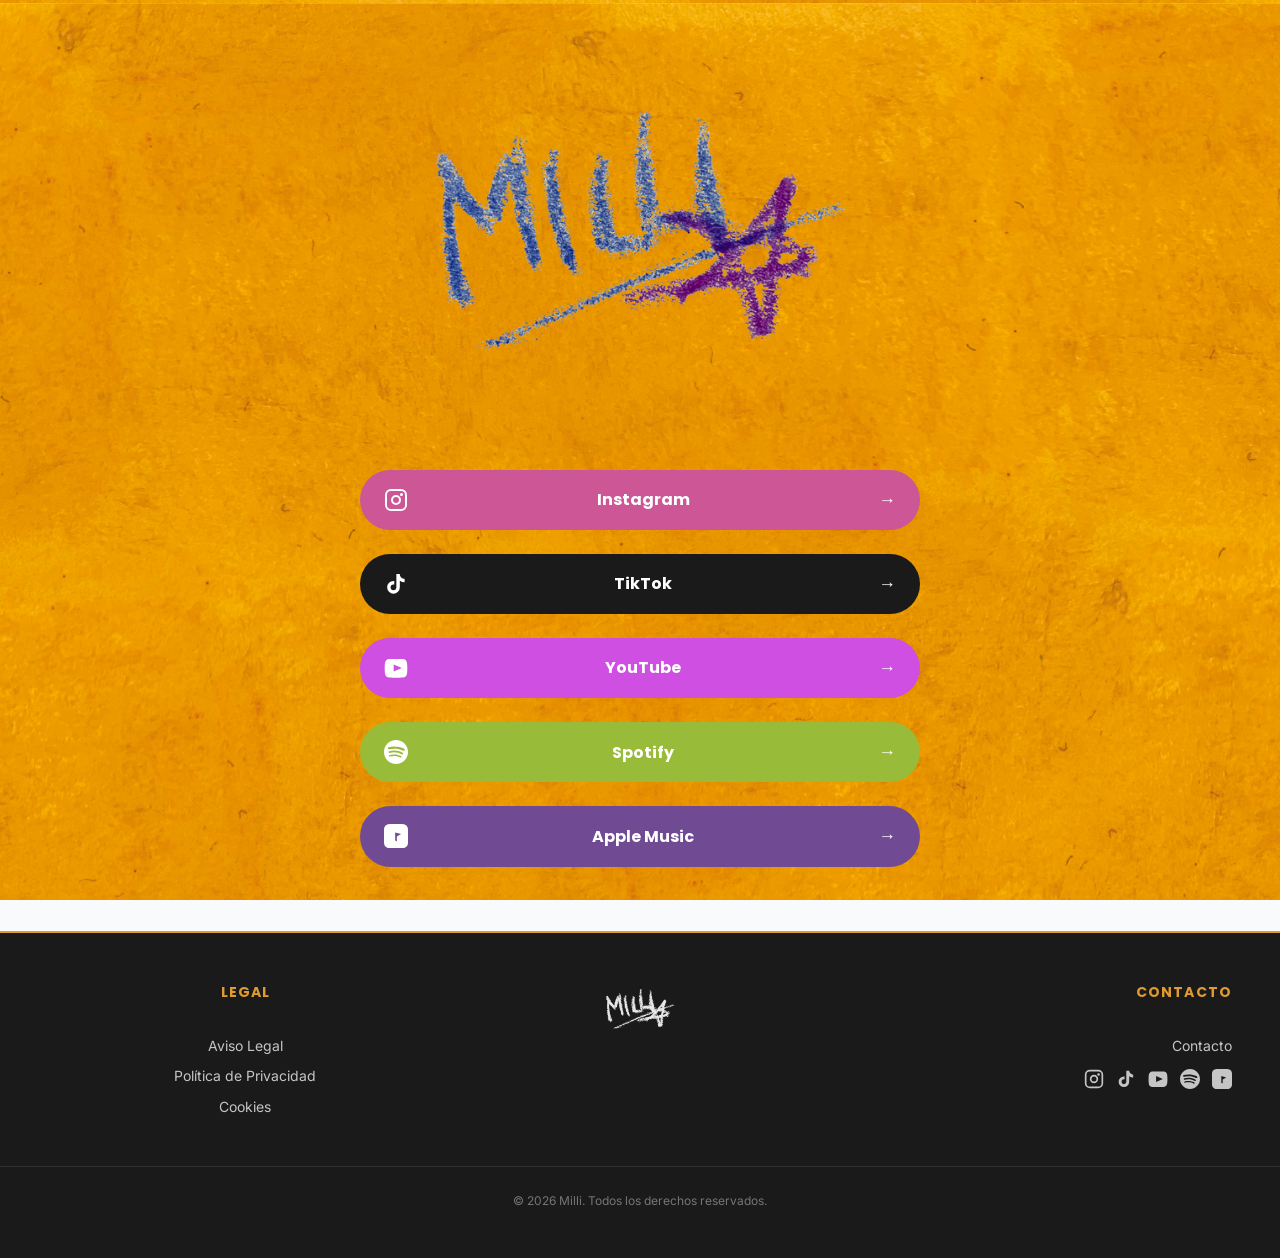
<file: socialmedia.html>
<!DOCTYPE html>
<html lang="es">
<head>
    <meta charset="UTF-8">
    <link rel="icon" type="image/png" href="assets/favicon.png">
    <meta name="viewport" content="width=device-width, initial-scale=1.0">
    <title>Social Media - RetoRuleta</title>
    <link rel="stylesheet" href="css/main.css">
    <link href="https://fonts.googleapis.com/css2?family=Poppins:wght@600;700;800&family=Inter:wght@400;500&display=swap" rel="stylesheet">
</head>
<body>

    <!-- LINKTREE -->
    <section id="main-content" class="section-linktree">
        <div class="linktree-wrap">

            <div class="linktree-avatar">
                <img src="assets/milli_logo.png" alt="Milli Logo" class="linktree-logo-img">
            </div>

            <div class="linktree-links">

                <a href="https://www.instagram.com/phuckitol/?hl=es" target="_blank" class="linktree-btn linktree-btn--instagram">
                    <span class="linktree-btn__icon">
                        <svg xmlns="http://www.w3.org/2000/svg" width="24" height="24" viewBox="0 0 24 24" fill="none" stroke="currentColor" stroke-width="2" stroke-linecap="round" stroke-linejoin="round"><rect x="2" y="2" width="20" height="20" rx="5"/><circle cx="12" cy="12" r="4"/><circle cx="17.5" cy="6.5" r="1.5" fill="currentColor" stroke="none"/></svg>
                    </span>
                    <span class="linktree-btn__label">Instagram</span>
                    <span class="linktree-btn__arrow">→</span>
                </a>

                <a href="https://www.tiktok.com/@milliyormlenlaew?lang=es-419" target="_blank" class="linktree-btn linktree-btn--tiktok">
                    <span class="linktree-btn__icon">
                        <svg xmlns="http://www.w3.org/2000/svg" width="24" height="24" viewBox="0 0 24 24" fill="currentColor"><path d="M19.59 6.69a4.83 4.83 0 0 1-3.77-4.25V2h-3.45v13.67a2.89 2.89 0 0 1-2.88 2.5 2.89 2.89 0 0 1-2.89-2.89 2.89 2.89 0 0 1 2.89-2.89c.28 0 .54.04.79.1V9.01a6.33 6.33 0 0 0-.79-.05 6.34 6.34 0 0 0-6.34 6.34 6.34 6.34 0 0 0 6.34 6.34 6.34 6.34 0 0 0 6.33-6.34V8.69a8.18 8.18 0 0 0 4.78 1.52V6.75a4.85 4.85 0 0 1-1.01-.06z"/></svg>
                    </span>
                    <span class="linktree-btn__label">TikTok</span>
                    <span class="linktree-btn__arrow">→</span>
                </a>

                <a href="https://www.youtube.com/channel/UCV_Y9Omqr0Zlwt3vJhbib9w" target="_blank" class="linktree-btn linktree-btn--youtube">
                    <span class="linktree-btn__icon">
                        <svg xmlns="http://www.w3.org/2000/svg" width="24" height="24" viewBox="0 0 24 24" fill="currentColor"><path d="M23 7s-.3-1.9-1.2-2.7c-1.1-1.2-2.4-1.2-3-1.3C16.6 3 12 3 12 3s-4.6 0-6.8.1c-.6.1-1.9.1-3 1.3C1.3 5.2 1 7 1 7S.7 9.1.7 11.3v2c0 2.1.3 4.3.3 4.3s.3 1.9 1.2 2.7c1.1 1.2 2.6 1.1 3.3 1.2C7.3 21.7 12 21.7 12 21.7s4.6 0 6.8-.2c.6-.1 1.9-.1 3-1.3.9-.8 1.2-2.7 1.2-2.7s.3-2.1.3-4.3v-2C23.3 9.1 23 7 23 7zM9.7 15.5V8.4l8.1 3.6-8.1 3.5z"/></svg>
                    </span>
                    <span class="linktree-btn__label">YouTube</span>
                    <span class="linktree-btn__arrow">→</span>
                </a>

                <a href="https://open.spotify.com/intl-es/artist/1eVPKI2R4NlX6P5FIuMXis" target="_blank" class="linktree-btn linktree-btn--spotify">
                    <span class="linktree-btn__icon">
                        <svg xmlns="http://www.w3.org/2000/svg" width="24" height="24" viewBox="0 0 24 24" fill="currentColor"><path d="M12 0C5.4 0 0 5.4 0 12s5.4 12 12 12 12-5.4 12-12S18.66 0 12 0zm5.521 17.34c-.24.359-.66.48-1.021.24-2.82-1.74-6.36-2.101-10.561-1.141-.418.122-.779-.179-.899-.539-.12-.421.18-.78.54-.9 4.56-1.021 8.52-.6 11.64 1.32.42.18.479.659.301 1.02zm1.44-3.3c-.301.42-.841.6-1.262.3-3.239-1.98-8.159-2.58-11.939-1.38-.479.12-1.02-.12-1.14-.6-.12-.48.12-1.021.6-1.141C9.6 9.9 15 10.561 18.72 12.84c.361.181.54.78.241 1.2zm.12-3.36C15.24 8.4 8.82 8.16 5.16 9.301c-.6.179-1.2-.181-1.38-.721-.18-.601.18-1.2.72-1.381 4.26-1.26 11.28-1.02 15.721 1.621.539.3.719 1.02.419 1.56-.299.421-1.02.599-1.559.3z"/></svg>
                    </span>
                    <span class="linktree-btn__label">Spotify</span>
                    <span class="linktree-btn__arrow">→</span>
                </a>

                <a href="https://music.apple.com/es/playlist/milli-imprescindibles/pl.f570f95bd34e48978a4f45f1392bc159" target="_blank" class="linktree-btn linktree-btn--apple">
                    <span class="linktree-btn__icon">
                        <svg xmlns="http://www.w3.org/2000/svg" width="24" height="24" viewBox="0 0 24 24" fill="currentColor"><path d="M23.994 6.124a9.23 9.23 0 0 0-.24-2.19c-.317-1.31-1.062-2.31-2.18-3.043a5.022 5.022 0 0 0-1.877-.726 10.496 10.496 0 0 0-1.564-.15c-.05-.003-.096-.01-.15-.01H5.986c-.05 0-.096.007-.15.01a10.5 10.5 0 0 0-1.564.15 5.022 5.022 0 0 0-1.877.726C1.276 1.624.53 2.625.214 3.934A9.23 9.23 0 0 0 0 6.124v11.85a9.23 9.23 0 0 0 .24 2.19c.317 1.31 1.062 2.31 2.18 3.043a5.022 5.022 0 0 0 1.877.726 10.5 10.5 0 0 0 1.564.15c.05.003.096.01.15.01h12.02c.05 0 .096-.007.15-.01a10.5 10.5 0 0 0 1.564-.15 5.022 5.022 0 0 0 1.877-.726c1.118-.734 1.863-1.734 2.18-3.043a9.23 9.23 0 0 0 .214-2.19V6.124zm-6.9 3.99l-4.24 2.452v4.905l-1.68-.97V8.386l5.92 1.728z"/></svg>
                    </span>
                    <span class="linktree-btn__label">Apple Music</span>
                    <span class="linktree-btn__arrow">→</span>
                </a>

            </div>
        </div>
    </section>

    <!-- FOOTER -->
    <footer class="footer">
        <div class="footer__inner">
            <!-- Columna izquierda: legal -->
            <div class="footer__col">
                <p class="footer__heading">Legal</p>
                <a href="aviso-legal.html">Aviso Legal</a>
                <a href="privacidad.html">Política de Privacidad</a>
                <a href="cookies.html">Cookies</a>
            </div>

            <!-- Centro: logo -->
            <div class="footer__col footer__col--center">
                <a href="index.html">
                    <img src="assets/milli_logo.png" alt="Milli" class="footer__logo">
                </a>
            </div>

            <!-- Columna derecha: contacto y redes -->
            <div class="footer__col footer__col--right">
                <p class="footer__heading">Contacto</p>
                <a href="contacto.html">Contacto</a>
                <div class="footer__social">
                    <a href="https://www.instagram.com/phuckitol/?hl=es" target="_blank" aria-label="Instagram">
                        <svg xmlns="http://www.w3.org/2000/svg" width="20" height="20" viewBox="0 0 24 24" fill="none" stroke="currentColor" stroke-width="2" stroke-linecap="round" stroke-linejoin="round"><rect x="2" y="2" width="20" height="20" rx="5"/><circle cx="12" cy="12" r="4"/><circle cx="17.5" cy="6.5" r="1.5" fill="currentColor" stroke="none"/></svg>
                    </a>
                    <a href="https://www.tiktok.com/@milliyormlenlaew?lang=es-419" target="_blank" aria-label="TikTok">
                        <svg xmlns="http://www.w3.org/2000/svg" width="20" height="20" viewBox="0 0 24 24" fill="currentColor"><path d="M19.59 6.69a4.83 4.83 0 0 1-3.77-4.25V2h-3.45v13.67a2.89 2.89 0 0 1-2.88 2.5 2.89 2.89 0 0 1-2.89-2.89 2.89 2.89 0 0 1 2.89-2.89c.28 0 .54.04.79.1V9.01a6.33 6.33 0 0 0-.79-.05 6.34 6.34 0 0 0-6.34 6.34 6.34 6.34 0 0 0 6.34 6.34 6.34 6.34 0 0 0 6.33-6.34V8.69a8.18 8.18 0 0 0 4.78 1.52V6.75a4.85 4.85 0 0 1-1.01-.06z"/></svg>
                    </a>
                    <a href="https://www.youtube.com/channel/UCV_Y9Omqr0Zlwt3vJhbib9w" target="_blank" aria-label="YouTube">
                        <svg xmlns="http://www.w3.org/2000/svg" width="20" height="20" viewBox="0 0 24 24" fill="currentColor"><path d="M23 7s-.3-1.9-1.2-2.7c-1.1-1.2-2.4-1.2-3-1.3C16.6 3 12 3 12 3s-4.6 0-6.8.1c-.6.1-1.9.1-3 1.3C1.3 5.2 1 7 1 7S.7 9.1.7 11.3v2c0 2.1.3 4.3.3 4.3s.3 1.9 1.2 2.7c1.1 1.2 2.6 1.1 3.3 1.2C7.3 21.7 12 21.7 12 21.7s4.6 0 6.8-.2c.6-.1 1.9-.1 3-1.3.9-.8 1.2-2.7 1.2-2.7s.3-2.1.3-4.3v-2C23.3 9.1 23 7 23 7zM9.7 15.5V8.4l8.1 3.6-8.1 3.5z"/></svg>
                    </a>
                    <a href="https://open.spotify.com/intl-es/artist/1eVPKI2R4NlX6P5FIuMXis" target="_blank" aria-label="Spotify">
                        <svg xmlns="http://www.w3.org/2000/svg" width="20" height="20" viewBox="0 0 24 24" fill="currentColor"><path d="M12 0C5.4 0 0 5.4 0 12s5.4 12 12 12 12-5.4 12-12S18.66 0 12 0zm5.521 17.34c-.24.359-.66.48-1.021.24-2.82-1.74-6.36-2.101-10.561-1.141-.418.122-.779-.179-.899-.539-.12-.421.18-.78.54-.9 4.56-1.021 8.52-.6 11.64 1.32.42.18.479.659.301 1.02zm1.44-3.3c-.301.42-.841.6-1.262.3-3.239-1.98-8.159-2.58-11.939-1.38-.479.12-1.02-.12-1.14-.6-.12-.48.12-1.021.6-1.141C9.6 9.9 15 10.561 18.72 12.84c.361.181.54.78.241 1.2zm.12-3.36C15.24 8.4 8.82 8.16 5.16 9.301c-.6.179-1.2-.181-1.38-.721-.18-.601.18-1.2.72-1.381 4.26-1.26 11.28-1.02 15.721 1.621.539.3.719 1.02.419 1.56-.299.421-1.02.599-1.559.3z"/></svg>
                    </a>
                    <a href="https://music.apple.com/es/playlist/milli-imprescindibles/pl.f570f95bd34e48978a4f45f1392bc159" target="_blank" aria-label="Apple Music">
                        <svg xmlns="http://www.w3.org/2000/svg" width="20" height="20" viewBox="0 0 24 24" fill="currentColor"><path d="M23.994 6.124a9.23 9.23 0 0 0-.24-2.19c-.317-1.31-1.062-2.31-2.18-3.043a5.022 5.022 0 0 0-1.877-.726 10.496 10.496 0 0 0-1.564-.15c-.05-.003-.096-.01-.15-.01H5.986c-.05 0-.096.007-.15.01a10.5 10.5 0 0 0-1.564.15 5.022 5.022 0 0 0-1.877.726C1.276 1.624.53 2.625.214 3.934A9.23 9.23 0 0 0 0 6.124v11.85a9.23 9.23 0 0 0 .24 2.19c.317 1.31 1.062 2.31 2.18 3.043a5.022 5.022 0 0 0 1.877.726 10.5 10.5 0 0 0 1.564.15c.05.003.096.01.15.01h12.02c.05 0 .096-.007.15-.01a10.5 10.5 0 0 0 1.564-.15 5.022 5.022 0 0 0 1.877-.726c1.118-.734 1.863-1.734 2.18-3.043a9.23 9.23 0 0 0 .214-2.19V6.124zm-6.9 3.99l-4.24 2.452v4.905l-1.68-.97V8.386l5.92 1.728z"/></svg>
                    </a>
                </div>
            </div>
        </div>
        <div class="footer__bottom">
            <p>&copy; 2026 Milli. Todos los derechos reservados.</p>
        </div>
    </footer>

    <div id="cookieBanner" class="cookie-banner">
        <div class="cookie-content">
            <p>Utilizamos cookies para mejorar tu experiencia.</p>
            <div class="cookie-buttons">
                <button id="acceptCookies" class="btn btn-primary">Aceptar</button>
                <button id="rejectCookies" class="btn btn-secondary">Rechazar</button>
            </div>
        </div>
    </div>

    <script src="js/cookies.js"></script>
    <script src="js/backtotop.js"></script>
    <script src="js/main.js"></script>
</body>
</html>
</file>
<file: css/main.css>
/* ============================================
   VARIABLES Y TOKENS DE DISEÑO
   ============================================ */

:root {
    /* Colores */
    --primary-color: #df9a31;
    --primary-dark: #c4871e;
    --secondary-color: #cd5796;
    --accent-color: #98bc39;
    --success-color: #61aea4;
    --warning-color: #ede53b;
    --danger-color: #704b93;
    --dark-bg: #1f2937;
    --light-bg: #f9fafb;
    --text-dark: #111827;
    --text-light: #6b7280;
    --border-color: #e5e7eb;

    /* Espaciado */
    --spacing-xs: 0.5rem;
    --spacing-sm: 1rem;
    --spacing-md: 1.5rem;
    --spacing-lg: 2rem;
    --spacing-xl: 3rem;
    --spacing-2xl: 4rem;

    /* Tipografía */
    --font-family-heading: 'Poppins', sans-serif;
    --font-family-body: 'Inter', sans-serif;
    --font-size-xs: 0.75rem;
    --font-size-sm: 0.875rem;
    --font-size-base: 1rem;
    --font-size-lg: 1.125rem;
    --font-size-xl: 1.25rem;
    --font-size-2xl: 1.5rem;
    --font-size-3xl: 2rem;
    --font-size-4xl: 2.5rem;

    /* Border radius */
    --radius-sm: 0.375rem;
    --radius-md: 0.5rem;
    --radius-lg: 1rem;
    --radius-full: 9999px;

    /* Transiciones */
    --transition-fast: 0.15s ease-in-out;
    --transition-base: 0.3s ease-in-out;
    --transition-slow: 0.5s ease-in-out;
}

/* ============================================
   RESET Y ESTILOS GLOBALES
   ============================================ */

* {
    margin: 0;
    padding: 0;
    box-sizing: border-box;
}

html {
    scroll-behavior: smooth;
}

body {
    font-family: var(--font-family-body);
    color: var(--text-dark);
    background-color: var(--light-bg);
    line-height: 1.6;
}

.container {
    max-width: 1200px;
    margin: 0 auto;
    padding: 0 var(--spacing-lg);
}

/* ============================================
   HEADER Y NAVEGACIÓN
   ============================================ */

.header {
    background: transparent;
    color: var(--text-dark);
    position: absolute;
    top: 0;
    left: 0;
    right: 0;
    z-index: 100;
}

.header .container {
    display: flex;
    flex-direction: column;
    align-items: center;
    padding-top: var(--spacing-xs);
    padding-bottom: 0;
}

/* Logo centrado y grande */
.header__logo {
    display: flex;
    justify-content: center;
    margin-bottom: var(--spacing-xs);
}

.logo {
    display: flex;
    align-items: center;
    gap: var(--spacing-sm);
    font-size: 2rem;
    font-weight: 800;
    font-family: var(--font-family-heading);
    color: #df9a31;
    text-decoration: none;
    letter-spacing: -0.02em;
}

.logo-icon {
    font-size: 2.2rem;
    animation: spin 20s linear infinite;
}

@keyframes spin {
    from { transform: rotate(0deg); }
    to   { transform: rotate(360deg); }
}

/* Nav debajo del logo, sin fondo */
.nav {
    display: flex;
    align-items: center;
    gap: 0;
    width: 100%;
    justify-content: center;
}

.nav-link {
    color: #df9a31;
    text-decoration: none;
    font-weight: 600;
    font-size: 0.78rem;
    letter-spacing: 0.08em;
    text-transform: uppercase;
    transition: color var(--transition-fast);
    position: relative;
    padding: var(--spacing-sm) var(--spacing-md);
    white-space: nowrap;
}

.nav-link:hover {
    color: #704b93;
}

.nav-link.active {
    color: #df9a31;
}

.nav-link.active::after {
    content: '';
    position: absolute;
    bottom: 0;
    left: var(--spacing-md);
    right: var(--spacing-md);
    height: 2px;
    background-color: #df9a31;
}

/* Iconos sociales en el nav */
.nav-social {
    display: flex;
    align-items: center;
    gap: var(--spacing-sm);
    padding: var(--spacing-sm) var(--spacing-md);
    margin-left: var(--spacing-sm);
    border-left: 1px solid var(--border-color);
}

.nav-social__link {
    color: #df9a31;
    display: flex;
    align-items: center;
    transition: color var(--transition-fast);
}

.nav-social__link:hover {
    color: #704b93;
}

/* ============================================
   HERO SECTION
   ============================================ */



.spinning-wheel-preview {
    font-size: 200px;
    animation: bounce 2s ease-in-out infinite;
}

@keyframes bounce {
    0%, 100% {
        transform: translateY(0);
    }
    50% {
        transform: translateY(-20px);
    }
}

/* ============================================
   BOTONES
   ============================================ */

.btn {
    padding: var(--spacing-sm) var(--spacing-lg);
    border: none;
    border-radius: var(--radius-lg);
    font-family: var(--font-family-heading);
    font-weight: 600;
    font-size: var(--font-size-base);
    cursor: pointer;
    transition: all var(--transition-base);
    text-decoration: none;
    display: inline-block;
    text-align: center;
}

.btn-primary {
    background: var(--primary-color);
    color: white;
    
}

.btn-primary:hover {
    transform: translateY(-2px);
    
}

.btn-secondary {
    background: var(--light-bg);
    color: var(--text-dark);
    border: 2px solid var(--border-color);
}

.btn-secondary:hover {
    background: var(--border-color);
}

.btn-large {
    padding: var(--spacing-md) var(--spacing-2xl);
    font-size: var(--font-size-lg);
}

/* ============================================
   SECCIONES
   ============================================ */

section {
    padding: var(--spacing-2xl) 0;
}

section h2 {
    font-size: var(--font-size-3xl);
    font-family: var(--font-family-heading);
    margin-bottom: var(--spacing-lg);
    text-align: center;
    color: #df9a31;
}

.section-subtitle {
    text-align: center;
    color: var(--text-light);
    margin-bottom: var(--spacing-2xl);
    font-size: var(--font-size-lg);
}

/* ============================================
   SECCIÓN DE CARACTERÍSTICAS
   ============================================ */

.features-section {
    background: white;
    padding: var(--spacing-2xl) 0;
}

.features-grid {
    display: grid;
    grid-template-columns: repeat(auto-fit, minmax(280px, 1fr));
    gap: var(--spacing-2xl);
    margin-top: var(--spacing-2xl);
}

.feature-card {
    background: #f9fafb;
    padding: var(--spacing-lg);
    border-radius: var(--radius-lg);
    text-align: center;
    border: 2px solid var(--border-color);
    transition: all var(--transition-base);
}

.feature-card:hover {
    transform: translateY(-5px);
    border-color: var(--primary-color);
    
}

.feature-icon {
    font-size: 3rem;
    margin-bottom: var(--spacing-md);
}

.feature-card h3 {
    font-family: var(--font-family-heading);
    font-size: var(--font-size-xl);
    margin-bottom: var(--spacing-sm);
    color: var(--text-dark);
}

.feature-card p {
    color: var(--text-light);
    line-height: 1.6;
}

/* ============================================
   SECCIÓN DE ESTADÍSTICAS
   ============================================ */

.stats-section {
    background: #df9a31;
    color: white;
    padding: var(--spacing-2xl) 0;
}

.stats-section .container {
    display: grid;
    grid-template-columns: repeat(auto-fit, minmax(200px, 1fr));
    gap: var(--spacing-xl);
    text-align: center;
}

.stat h3 {
    font-size: var(--font-size-4xl);
    font-family: var(--font-family-heading);
    margin-bottom: var(--spacing-sm);
    font-weight: 800;
}

.stat p {
    font-size: var(--font-size-lg);
    opacity: 0.95;
}

/* ============================================
   SECCIÓN CTA (CALL TO ACTION)
   ============================================ */

.cta-section {
    background: white;
    padding: var(--spacing-2xl) 0;
    text-align: center;
}

.cta-section h2 {
    margin-bottom: var(--spacing-md);
    color: var(--text-dark);
}

.cta-section p {
    font-size: var(--font-size-lg);
    color: var(--text-light);
    margin-bottom: var(--spacing-lg);
}

/* ============================================
   SECCIÓN RULETA
   ============================================ */

.ruleta-section {
    background: #f9fafb;
}

.ruleta-container {
    display: grid;
    grid-template-columns: 1fr 1fr;
    gap: var(--spacing-2xl);
    align-items: center;
    margin-bottom: var(--spacing-2xl);
}

.wheel-wrapper {
    position: relative;
    display: flex;
    justify-content: center;
    align-items: center;
}

#wheelCanvas {
    max-width: 100%;
    filter: drop-shadow(0 10px 25px rgba(0, 0, 0, 0.1));
}

.wheel-pointer {
    position: absolute;
    top: 0;
    left: 50%;
    transform: translateX(-50%);
    width: 0;
    height: 0;
    border-left: 15px solid transparent;
    border-right: 15px solid transparent;
    border-top: 30px solid var(--secondary-color);
    z-index: 10;
}

.ruleta-controls {
    display: flex;
    flex-direction: column;
    gap: var(--spacing-lg);
}

.resultado-reto {
    background: white;
    padding: var(--spacing-lg);
    border-radius: var(--radius-lg);
    text-align: center;
    border: 3px solid var(--primary-color);
    min-height: 150px;
    display: flex;
    align-items: center;
    justify-content: center;
}

.resultado-reto p {
    font-size: var(--font-size-xl);
    font-family: var(--font-family-heading);
    font-weight: 700;
    color: var(--primary-color);
    word-wrap: break-word;
}

.historial {
    background: white;
    padding: var(--spacing-lg);
    border-radius: var(--radius-lg);
    border-left: 5px solid var(--accent-color);
}

.historial h3 {
    margin-bottom: var(--spacing-md);
    color: var(--text-dark);
    font-family: var(--font-family-heading);
}

.retos-lista {
    list-style: none;
    display: grid;
    grid-template-columns: repeat(auto-fit, minmax(200px, 1fr));
    gap: var(--spacing-md);
}

.retos-lista li {
    background: #f9fafb;
    padding: var(--spacing-md);
    border-radius: var(--radius-md);
    border-left: 3px solid var(--accent-color);
    color: var(--text-dark);
    font-weight: 500;
}

/* ============================================
   SECCIÓN COMUNIDAD
   ============================================ */

.comunidad-section {
    background: white;
}

.comentario-form-wrapper {
    background: var(--light-bg);
    padding: var(--spacing-lg);
    border-radius: var(--radius-lg);
    margin-bottom: var(--spacing-2xl);
}

.comentario-form {
    display: grid;
    gap: var(--spacing-md);
}

.form-group {
    display: flex;
    flex-direction: column;
}

.form-group label {
    font-weight: 600;
    margin-bottom: var(--spacing-xs);
    color: var(--text-dark);
}

.form-group input,
.form-group textarea {
    padding: var(--spacing-sm);
    border: 2px solid var(--border-color);
    border-radius: var(--radius-md);
    font-family: var(--font-family-body);
    font-size: var(--font-size-base);
    transition: border-color var(--transition-base);
}

.form-group input:focus,
.form-group textarea:focus {
    outline: none;
    border-color: var(--primary-color);
    
}

.form-group textarea {
    resize: vertical;
    min-height: 120px;
}

.comentario-form button {
    align-self: flex-start;
}

.comentarios-container {
    margin-top: var(--spacing-2xl);
}

.comentarios-container h3 {
    margin-bottom: var(--spacing-lg);
    color: var(--text-dark);
    font-family: var(--font-family-heading);
}

.comentarios-lista {
    display: grid;
    gap: var(--spacing-md);
}

.comentario-item {
    background: var(--light-bg);
    padding: var(--spacing-lg);
    border-radius: var(--radius-lg);
    border-left: 4px solid var(--primary-color);
    transition: transform var(--transition-base), box-shadow var(--transition-base);
}

.comentario-item:hover {
    transform: translateX(5px);
    box-shadow: 0 4px 12px rgba(0, 0, 0, 0.1);
}

.comentario-header {
    display: flex;
    justify-content: space-between;
    align-items: center;
    margin-bottom: var(--spacing-sm);
}

.comentario-header strong {
    color: var(--primary-color);
    font-family: var(--font-family-heading);
}

.comentario-fecha {
    font-size: var(--font-size-sm);
    color: var(--text-light);
}

.comentario-item p {
    color: var(--text-dark);
    line-height: 1.6;
}

/* ============================================
   FOOTER
   ============================================ */

.footer {
    background: var(--dark-bg);
    color: white;
    padding: var(--spacing-lg) 0;
    text-align: center;
    border-top: 2px solid var(--primary-color);
}

.footer p {
    margin-bottom: var(--spacing-md);
}

.footer-links {
    display: flex;
    justify-content: center;
    gap: var(--spacing-lg);
}

.footer-links a {
    color: white;
    text-decoration: none;
    transition: color var(--transition-base);
}

.footer-links a:hover {
    color: var(--primary-color);
}

/* ============================================
   BANNER DE COOKIES
   ============================================ */

.cookie-banner {
    position: fixed;
    bottom: 0;
    left: 0;
    right: 0;
    background: var(--dark-bg);
    color: white;
    padding: var(--spacing-lg);
    box-shadow: 0 -4px 12px rgba(0, 0, 0, 0.2);
    z-index: 1000;
    display: none;
}

.cookie-banner.show {
    display: block;
    animation: slideUp 0.3s ease-in-out;
}

@keyframes slideUp {
    from {
        transform: translateY(100%);
    }
    to {
        transform: translateY(0);
    }
}

.cookie-content {
    max-width: 1200px;
    margin: 0 auto;
    display: flex;
    justify-content: space-between;
    align-items: center;
    gap: var(--spacing-lg);
}

.cookie-content p {
    flex: 1;
}

.cookie-buttons {
    display: flex;
    gap: var(--spacing-sm);
}

/* ============================================
   RESPONSIVE
   ============================================ */

@media (max-width: 768px) {
    .header .container {
        padding-top: var(--spacing-md);
    }

    .nav {
        flex-wrap: wrap;
        justify-content: center;
    }

    .nav-link {
        padding: var(--spacing-xs) var(--spacing-sm);
        font-size: 0.7rem;
    }

    .nav-social {
        border-left: none;
        border-top: 1px solid var(--border-color);
        width: 100%;
        justify-content: center;
        margin-left: 0;
    }

    .hero .container {
        grid-template-columns: 1fr;
    }

    .hero-content h2 {
        font-size: var(--font-size-2xl);
    }

    .spinning-wheel-preview {
        font-size: 100px;
    }

    .ruleta-container {
        grid-template-columns: 1fr;
    }

    #wheelCanvas {
        width: 100%;
        height: auto;
    }

    .cookie-content {
        flex-direction: column;
        text-align: center;
    }

    .cookie-buttons {
        width: 100%;
        flex-direction: column;
    }

    .cookie-buttons button {
        width: 100%;
    }

    section h2 {
        font-size: var(--font-size-2xl);
    }

    .comentario-form {
        grid-template-columns: 1fr;
    }
}

@media (max-width: 480px) {
    .container {
        padding: 0 var(--spacing-md);
    }

    section {
        padding: var(--spacing-lg) 0;
    }

    .logo {
        font-size: 1.4rem;
    }

    .nav-link {
        padding: var(--spacing-xs) 0.4rem;
        font-size: 0.65rem;
    }

    .hero-content h2 {
        font-size: var(--font-size-xl);
    }

    .hero-content p {
        font-size: var(--font-size-base);
    }

    .btn {
        padding: var(--spacing-xs) var(--spacing-md);
        font-size: var(--font-size-sm);
    }

    .btn-large {
        padding: var(--spacing-sm) var(--spacing-lg);
        font-size: var(--font-size-base);
    }

    .retos-lista {
        grid-template-columns: 1fr;
    }

    .comentario-header {
        flex-direction: column;
        align-items: flex-start;
    }
}



/* ============================================
   NUEVAS SECCIONES - WIREFRAME 2.0
   ============================================ */

/* --- Header --- */
.logo-text {
    font-family: var(--font-family-heading);
    font-size: 2rem;
    font-weight: 800;
    color: var(--text-dark);
}

/* --- Hero --- */
.hero {
    position: relative;
    width: 100%;
    height: 100vh;
    min-height: 500px;
    overflow: hidden;
    background-image: url('../assets/background_seccion_principal.jpg');
    background-size: cover;
    background-position: center;
    background-repeat: no-repeat;
}

.hero__media {
    display: none;
}

.hero__image-placeholder {
    display: none;
}

.hero__scroll-indicator {
    position: absolute;
    bottom: 2rem;
    left: 50%;
    transform: translateX(-50%);
    font-size: 1.5rem;
    color: white;
    animation: bounce 1.5s infinite;
    z-index: 2;
    text-decoration: none;
    cursor: pointer;
}

@keyframes bounce {
    0%, 100% { transform: translateX(-50%) translateY(0); }
    50% { transform: translateX(-50%) translateY(8px); }
}

/* --- Page title --- */
.page-title-section {
    padding: var(--spacing-xl) 0 var(--spacing-sm);
}

.page-title {
    font-family: var(--font-family-heading);
    font-size: clamp(2.5rem, 6vw, 5rem);
    font-weight: 800;
    color: var(--text-dark);
    line-height: 1;
}

/* --- Section titles --- */
.section-title {
    font-family: var(--font-family-heading);
    font-size: var(--font-size-3xl);
    font-weight: 700;
    margin-bottom: var(--spacing-sm);
    color: var(--text-dark);
}

/* --- Community section (homepage) --- */
.section-community {
    padding: var(--spacing-2xl) 0;
}

.section-community .container {
    display: flex;
    flex-direction: column;
    align-items: flex-start;
    gap: var(--spacing-md);
}

.btn-outline {
    border: 2px solid var(--primary-color);
    color: var(--primary-color);
    background: transparent;
    padding: 0.25rem 1.25rem;
    border-radius: var(--radius-full);
    font-size: var(--font-size-sm);
    font-weight: 600;
    cursor: pointer;
    text-decoration: none;
    transition: var(--transition-fast);
}

.btn-outline:hover {
    background: var(--primary-color);
    color: white;
}

.btn-sm {
    padding: 0.2rem 1rem;
    font-size: var(--font-size-xs);
}

.community-grid {
    display: grid;
    grid-template-columns: repeat(3, 1fr);
    gap: var(--spacing-md);
    width: 100%;
}

.community-card {
    border-radius: var(--radius-lg);
    overflow: hidden;
    aspect-ratio: 4/3;
    background: var(--dark-bg);
}

.community-card--tall {
    aspect-ratio: 3/4;
}

.card__image-placeholder {
    width: 100%;
    height: 100%;
    background: var(--dark-bg);
}

/* --- Challenges row (homepage) --- */
.section-challenges {
    padding: var(--spacing-2xl) 0;
    background: var(--light-bg);
}

.challenges-row {
    display: flex;
    align-items: center;
    gap: var(--spacing-md);
    overflow-x: auto;
    padding: var(--spacing-md) 0;
    scrollbar-width: none;
}

.challenges-row::-webkit-scrollbar { display: none; }

.challenge-circle {
    display: flex;
    flex-direction: column;
    align-items: center;
    gap: 0.5rem;
    text-decoration: none;
    flex-shrink: 0;
}

.circle__image-placeholder {
    width: 120px;
    height: 120px;
    border-radius: 50%;
    background: var(--dark-bg);
    transition: transform var(--transition-fast);
}

.challenge-circle--large .circle__image-placeholder {
    width: 150px;
    height: 150px;
}

.challenge-circle:hover .circle__image-placeholder {
    transform: scale(1.05);
}

.circle__label {
    font-size: var(--font-size-sm);
    color: var(--text-light);
}

/* --- About section (homepage) --- */
.section-about {
    padding: var(--spacing-2xl) 0;
}

.about__media {
    margin-top: var(--spacing-lg);
}

.about__image-placeholder {
    width: 100%;
    height: 300px;
    background: var(--dark-bg);
    border-radius: var(--radius-lg);
}

/* --- CTA section --- */
.section-cta {
    padding: var(--spacing-2xl) 0;
    text-align: center;
}

.btn-cta {
    display: inline-block;
    padding: 1rem 3rem;
    background: var(--primary-color);
    color: white;
    border-radius: var(--radius-full);
    font-family: var(--font-family-heading);
    font-size: var(--font-size-lg);
    font-weight: 700;
    text-decoration: none;
    border: none;
    cursor: pointer;
    transition: var(--transition-base);
    
}

.btn-cta:hover {
    background: var(--primary-dark);
    transform: translateY(-2px);
    
}

/* --- Community page --- */
.section-community-page {
    padding: var(--spacing-xl) 0;
}

.community-grid--3col {
    grid-template-columns: repeat(3, 1fr);
}

.section-community-form {
    padding: var(--spacing-xl) 0 var(--spacing-2xl);
}

.community-content-block {
    display: grid;
    grid-template-columns: 1fr 1fr;
    gap: var(--spacing-xl);
    background: white;
    padding: var(--spacing-xl);
    border-radius: var(--radius-lg);
    box-shadow: 0 2px 16px rgba(0,0,0,0.07);
}

/* --- Challenges page (masonry) --- */
.section-challenges-page {
    padding: var(--spacing-xl) 0;
}

.challenges-masonry {
    display: flex;
    flex-direction: column;
    align-items: center;
    gap: var(--spacing-md);
    padding: var(--spacing-lg) 0;
}

.challenges-masonry__row {
    display: flex;
    justify-content: center;
    gap: var(--spacing-xl);
}

.challenges-masonry__row--top,
.challenges-masonry__row--bottom {
    padding: 0 var(--spacing-2xl);
}

.challenge-circle-item {
    display: flex;
    flex-direction: column;
    align-items: center;
    gap: 0.5rem;
}

.challenge-circle-btn {
    border: none;
    background: none;
    cursor: pointer;
    padding: 0;
    border-radius: 50%;
    overflow: hidden;
    transition: transform var(--transition-fast);
}

.challenge-circle-btn .circle__image-placeholder {
    width: 130px;
    height: 130px;
}

.challenge-circle-btn--large .circle__image-placeholder {
    width: 170px;
    height: 170px;
}

.challenge-circle-btn:hover {
    transform: scale(1.06);
}

.resultado-reto {
    margin-top: var(--spacing-xl);
    text-align: center;
    padding: var(--spacing-lg);
    background: white;
    border-radius: var(--radius-lg);
    box-shadow: 0 2px 16px rgba(0,0,0,0.07);
    font-size: var(--font-size-xl);
    font-weight: 600;
    color: var(--primary-color);
    min-height: 80px;
    display: flex;
    align-items: center;
    justify-content: center;
}

.section-challenges-extra {
    padding: var(--spacing-xl) 0 var(--spacing-2xl);
}

.challenges-extra__image-placeholder {
    width: 100%;
    height: 280px;
    background: var(--dark-bg);
    border-radius: var(--radius-lg);
}

/* --- About page --- */
.about-main-image {
    width: 100%;
}

.about__image-large-placeholder {
    width: 100%;
    height: 320px;
    background: var(--dark-bg);
}

.about-bento {
    padding: var(--spacing-xl) var(--spacing-md);
}

.bento-grid {
    display: grid;
    grid-template-columns: 2fr 1fr;
    grid-template-rows: auto auto auto;
    gap: var(--spacing-md);
}

.bento-block {
    border-radius: var(--radius-md);
    overflow: hidden;
    background: var(--dark-bg);
}

.bento__placeholder {
    width: 100%;
    height: 100%;
    background: var(--dark-bg);
}

/* Fila 1: ancho completo */
.bento-block--full {
    grid-column: 1 / -1;
    height: 80px;
}

/* Fila 2 y 3: grande + pequeño */
.bento-block--large {
    height: 160px;
}

.bento-block--small {
    height: 160px;
}

.about-contact {
    padding: var(--spacing-xl) 0 var(--spacing-2xl);
}

.about-contact__box {
    border: 2px solid var(--border-color);
    border-radius: var(--radius-lg);
    padding: var(--spacing-xl);
    text-align: center;
    display: flex;
    flex-direction: column;
    align-items: center;
    gap: var(--spacing-md);
}

.about-contact__box h3 {
    font-family: var(--font-family-heading);
    font-size: var(--font-size-2xl);
    font-weight: 700;
}

/* --- Footer --- */
.footer__inner {
    display: flex;
    justify-content: space-between;
    align-items: center;
}

/* --- Responsive --- */
@media (max-width: 768px) {
    .community-grid,
    .community-grid--3col {
        grid-template-columns: 1fr;
    }

    .community-content-block {
        grid-template-columns: 1fr;
    }

    .bento-grid {
        grid-template-columns: 1fr 1fr;
    }

    .bento-block--wide { grid-column: span 2; }
    .bento-block--medium { grid-column: span 2; }

    .challenges-masonry__row--top,
    .challenges-masonry__row--bottom {
        padding: 0;
        gap: var(--spacing-md);
    }

    .footer__inner {
        flex-direction: column;
        gap: var(--spacing-sm);
        text-align: center;
    }

    .page-title {
        font-size: 2.5rem;
    }
}

/* ============================================
   PÁGINA DE CONTACTO
   ============================================ */
.section-contacto {
    padding: var(--spacing-2xl) 0;
}

.contacto-grid {
    display: grid;
    grid-template-columns: 1fr 1.5fr;
    gap: var(--spacing-2xl);
    align-items: start;
}

.contacto-info h2 {
    font-family: var(--font-family-heading);
    font-size: var(--font-size-3xl);
    font-weight: 700;
    margin-bottom: var(--spacing-sm);
}

.contacto-info p {
    color: var(--text-light);
    margin-bottom: var(--spacing-xl);
    line-height: 1.7;
}

.contacto-social h3 {
    font-family: var(--font-family-heading);
    font-size: var(--font-size-lg);
    font-weight: 700;
    margin-bottom: var(--spacing-md);
}

.social-links {
    display: flex;
    flex-direction: column;
    gap: var(--spacing-sm);
}

.social-link {
    display: flex;
    align-items: center;
    gap: var(--spacing-sm);
    color: var(--text-dark);
    text-decoration: none;
    font-weight: 500;
    transition: color var(--transition-fast);
}

.social-link:hover {
    color: var(--primary-color);
}

.contacto-form {
    background: white;
    padding: var(--spacing-xl);
    border-radius: var(--radius-lg);
    border: 1px solid var(--border-color);
    display: flex;
    flex-direction: column;
    gap: var(--spacing-md);
}

@media (max-width: 768px) {
    .contacto-grid {
        grid-template-columns: 1fr;
    }

    .nav {
        flex-wrap: wrap;
        gap: var(--spacing-sm);
    }

    .nav-social {
        margin-left: 0;
        padding-left: 0;
        border-left: none;
        border-top: 1px solid rgba(255,255,255,0.3);
        padding-top: var(--spacing-sm);
        width: 100%;
        justify-content: center;
    }
}

/* ============================================
   FONDO PÁGINA PRINCIPAL (todas las secciones excepto hero)
   ============================================ */
.section-community,
.section-challenges,
.section-about,
.section-cta,
.footer {
    
}

/* ============================================
   SECCIONES A PANTALLA COMPLETA - PÁGINA PRINCIPAL
   ============================================ */
.section-community,
.section-challenges,
.section-about,
.section-cta {
    min-height: 100vh;
    display: flex;
    align-items: center;
}

.section-community .container,
.section-challenges .container,
.section-about .container,
.section-cta .container {
    width: 100%;
}

/* Título community centrado */
.section-community {
    text-align: center;
}

.section-community .section-title {
    text-align: center;
    width: 100%;
}

/* ============================================
   H1 EN HERO - CENTRADO ABAJO (páginas internas)
   ============================================ */
.hero__title {
    position: absolute;
    bottom: 5rem;
    left: 0;
    right: 0;
    text-align: center;
    z-index: 2;
}

.hero__title .page-title {
    color: white;
    font-size: clamp(3rem, 8vw, 7rem);
    font-weight: 800;
    line-height: 1;
    text-shadow: 0 2px 12px rgba(0,0,0,0.25);
}

/* ============================================
   SECCIÓN RULETAS
   ============================================ */
.section-ruletas {
    height: 100vh;
    display: flex;
    flex-direction: column;
    align-items: center;
    justify-content: center;
    background-image: url('../assets/fondo_pag_principal.jpg');
    background-size: cover;
    background-position: center;
    overflow: hidden;
}

.ruletas-grid {
    display: flex;
    flex-direction: row;
    justify-content: center;
    align-items: center;
    gap: 2rem;
    width: 100%;
    padding: 0 2rem;
}

.ruleta-item {
    display: flex;
    flex-direction: column;
    align-items: center;
    gap: var(--spacing-sm);
}

.ruleta-wrap {
    position: relative;
    width: 280px;
    height: 280px;
}

.ruleta-canvas {
    display: block;
    width: 100%;
    height: 100%;
    /* canvas internal resolution set by JS */
}

.ruleta-contorno {
    position: absolute;
    top: 0;
    left: 0;
    width: 100%;
    height: 100%;
    z-index: 2;
    pointer-events: none;
    object-fit: contain;
}

.ruleta-result-overlay {
    position: absolute;
    top: 50%;
    left: 50%;
    transform: translate(-50%, -50%) !important;
    z-index: 10;
    background: rgba(0,0,0,0.82);
    border-radius: var(--radius-md);
    padding: 0.75rem 1rem;
    font-weight: 700;
    font-size: 1rem;
    color: #ffffff !important;
    text-align: center;
    width: 75%;
    display: none;
    box-shadow: 0 4px 20px rgba(0,0,0,0.4);
    cursor: pointer;
    border: 2px solid rgba(255,255,255,0.3);
}

.ruleta-result-overlay.visible {
    display: block;
    color: #ffffff !important;
}

.ruleta-btn {
    background: #704b93;
    border: none;
    border-radius: var(--radius-full);
    padding: 0.5rem 1.6rem;
    font-size: 1rem;
    cursor: pointer;
    font-weight: 700;
    color: white;
    transition: background var(--transition-fast), transform var(--transition-fast);
}

.ruleta-btn:hover {
    background: #df9a31;
    transform: scale(1.05);
}

.ruleta-tema {
    font-family: var(--font-family-heading);
    font-weight: 700;
    font-size: 1rem;
    color: white;
    text-transform: uppercase;
    letter-spacing: 0.06em;
    text-shadow: 0 1px 6px rgba(0,0,0,0.4);
}

@media (max-width: 900px) {
    .ruletas-grid { grid-template-columns: repeat(2, 1fr); }
}

@media (max-width: 600px) {
    .section-ruletas { height: auto; padding: var(--spacing-xl) 0; }
    .ruletas-grid { grid-template-columns: 1fr; }
    .ruleta-wrap { width: 240px; height: 240px; }
}

/* ============================================
   SECCIÓN AUTH - LOGIN / REGISTRO
   ============================================ */
.section-auth {
    height: 100vh;
    display: flex;
    align-items: center;
    padding: var(--spacing-md) 0;
    
    overflow: hidden;
}

.auth-box {
    max-width: 720px;
    width: 100%;
    margin: 0 auto;
    background: white;
    border-radius: var(--radius-lg);
    overflow: hidden;
    box-shadow: 0 8px 40px rgba(0,0,0,0.15);
    min-height: 520px;
    display: flex;
    flex-direction: column;
}

.auth-tabs {
    display: flex;
}

.auth-tab {
    flex: 1;
    padding: 0.6rem;
    background: #f3f3f3;
    border: none;
    font-family: var(--font-family-heading);
    font-size: var(--font-size-sm);
    font-weight: 700;
    text-transform: uppercase;
    letter-spacing: 0.05em;
    cursor: pointer;
    color: var(--text-light);
    transition: all var(--transition-fast);
    border-bottom: 3px solid transparent;
}

.auth-tab.active {
    background: white;
    color: #df9a31;
    border-bottom: 3px solid #df9a31;
}

.auth-form {
    padding: var(--spacing-md) var(--spacing-lg) 0.5rem;
    display: flex;
    flex-direction: column;
    gap: 0.5rem;
    flex: 1;
}

.auth-form--hidden {
    display: none;
}

.auth-title {
    font-family: var(--font-family-heading);
    font-size: var(--font-size-xl);
    font-weight: 800;
    color: var(--text-dark);
    margin: 0;
}

.auth-subtitle {
    color: var(--text-light);
    font-size: var(--font-size-sm);
    margin: 0;
}

.form-row {
    display: flex;
    justify-content: space-between;
    align-items: center;
}

.form-check {
    display: flex;
    align-items: center;
    gap: 0.5rem;
    font-size: var(--font-size-sm);
    color: var(--text-light);
}

.form-check a {
    color: #df9a31;
    text-decoration: none;
}

.auth-forgot {
    font-size: var(--font-size-sm);
    color: #df9a31;
    text-decoration: none;
}

.auth-forgot:hover {
    color: #704b93;
}

.btn-auth {
    width: 100%;
    padding: 0.6rem;
    background: #df9a31;
    color: white;
    border: none;
    border-radius: var(--radius-md);
    font-family: var(--font-family-heading);
    font-size: var(--font-size-base);
    font-weight: 700;
    cursor: pointer;
    transition: background var(--transition-fast);
    text-transform: uppercase;
    letter-spacing: 0.05em;
}

.btn-auth:hover {
    background: #704b93;
}

.auth-switch {
    text-align: center;
    font-size: var(--font-size-sm);
    color: var(--text-light);
    margin: 0 0 0.25rem;
}

.auth-switch a {
    color: #df9a31;
    text-decoration: none;
    font-weight: 600;
}

.auth-switch a:hover {
    color: #704b93;
}

.auth-feedback {
    margin: 0 var(--spacing-lg) 0.4rem;
    padding: var(--spacing-sm) var(--spacing-md);
    border-radius: var(--radius-md);
    font-size: var(--font-size-sm);
    font-weight: 600;
    text-align: center;
    min-height: 1em;
}

.auth-feedback--error {
    background: #fee2e2;
    color: #dc2626;
}

.auth-feedback--ok {
    background: #dcfce7;
    color: #16a34a;
}

/* Fondo hero página Community */
.hero--community {
    background-image: url('../assets/fondo_community.jpg');
    background-size: cover;
    background-position: center;
    background-repeat: no-repeat;
}

/* Fondo hero página Ruleta */
.hero--ruleta {
    background-image: url('../assets/fondo_ruleta.jpg');
    background-size: cover;
    background-position: center;
    background-repeat: no-repeat;
}

/* Fondo hero página About */
.hero--about {
    background-image: url('../assets/fondo_about.jpg');
    background-size: cover;
    background-position: center;
    background-repeat: no-repeat;
}

/* ============================================
   PÁGINA SOCIAL MEDIA
   ============================================ */
.hero--socialmedia {
    background: #704b93;
}

.section-socialmedia {
    min-height: 100vh;
    padding: var(--spacing-2xl) 0;
    display: flex;
    align-items: center;
    background-image: url('../assets/fondo_pag_principal.jpg');
    background-size: cover;
    background-position: center;
    background-attachment: fixed;
}

.sm-grid {
    display: grid;
    grid-template-columns: repeat(3, 1fr);
    gap: var(--spacing-lg);
}

.sm-card {
    display: flex;
    flex-direction: column;
    align-items: center;
    text-align: center;
    padding: var(--spacing-xl) var(--spacing-lg);
    border-radius: var(--radius-lg);
    background: white;
    text-decoration: none;
    color: var(--text-dark);
    transition: transform var(--transition-fast);
    gap: var(--spacing-sm);
}

.sm-card:hover {
    transform: translateY(-6px);
}

.sm-card__icon {
    width: 80px;
    height: 80px;
    border-radius: 50%;
    display: flex;
    align-items: center;
    justify-content: center;
    margin-bottom: var(--spacing-sm);
}

.sm-card__name {
    font-family: var(--font-family-heading);
    font-size: var(--font-size-xl);
    font-weight: 800;
    margin: 0;
}

.sm-card__handle {
    font-size: var(--font-size-sm);
    color: var(--text-light);
    margin: 0;
    font-weight: 600;
}

.sm-card__desc {
    font-size: var(--font-size-sm);
    color: var(--text-light);
    margin: 0;
    line-height: 1.5;
    flex: 1;
}

.sm-card__btn {
    display: inline-block;
    padding: 0.4rem 1.5rem;
    border-radius: var(--radius-full);
    font-weight: 700;
    font-size: var(--font-size-sm);
    color: white;
    margin-top: var(--spacing-sm);
}

/* Colores por red */
.sm-card--instagram .sm-card__icon { background: #e1306c; color: white; }
.sm-card--instagram .sm-card__btn  { background: #e1306c; }

.sm-card--tiktok .sm-card__icon { background: #010101; color: white; }
.sm-card--tiktok .sm-card__btn  { background: #010101; }

.sm-card--youtube .sm-card__icon { background: #ff0000; color: white; }
.sm-card--youtube .sm-card__btn  { background: #ff0000; }

.sm-card--twitter .sm-card__icon { background: #000000; color: white; }
.sm-card--twitter .sm-card__btn  { background: #000000; }

.sm-card--twitch .sm-card__icon { background: #9146ff; color: white; }
.sm-card--twitch .sm-card__btn  { background: #9146ff; }

.sm-card--spotify .sm-card__icon { background: #1db954; color: white; }
.sm-card--spotify .sm-card__btn  { background: #1db954; }

@media (max-width: 768px) {
    .sm-grid {
        grid-template-columns: 1fr 1fr;
    }
}

@media (max-width: 480px) {
    .sm-grid {
        grid-template-columns: 1fr;
    }
}

/* ============================================
   PÁGINA SOCIAL MEDIA - LINKTREE
   ============================================ */
.section-linktree {
    min-height: 100vh;
    display: flex;
    align-items: center;
    justify-content: center;
    padding: var(--spacing-2xl) var(--spacing-md);
    background-image: url('../assets/fondo_pag_principal.jpg');
    background-size: cover;
    background-position: center;
    background-attachment: fixed;
}

.linktree-wrap {
    width: 100%;
    max-width: 560px;
    display: flex;
    flex-direction: column;
    align-items: center;
    gap: var(--spacing-xl);
}

.linktree-avatar {
    display: flex;
    flex-direction: column;
    align-items: center;
    gap: var(--spacing-sm);
}

.linktree-avatar__circle {
    width: 100px;
    height: 100px;
    border-radius: 50%;
    background: #df9a31;
    border: 4px solid white;
}

.linktree-name {
    font-family: var(--font-family-heading);
    font-size: var(--font-size-3xl);
    font-weight: 800;
    color: white;
    margin: 0;
    text-shadow: 0 2px 8px rgba(0,0,0,0.2);
}

.linktree-bio {
    color: rgba(255,255,255,0.85);
    font-size: var(--font-size-base);
    margin: 0;
    text-shadow: 0 1px 4px rgba(0,0,0,0.2);
}

.linktree-links {
    width: 100%;
    display: flex;
    flex-direction: column;
    gap: var(--spacing-md);
}

.linktree-btn {
    display: flex;
    align-items: center;
    gap: var(--spacing-md);
    padding: 1rem 1.5rem;
    border-radius: var(--radius-full);
    text-decoration: none;
    font-family: var(--font-family-heading);
    font-weight: 700;
    font-size: var(--font-size-base);
    color: white;
    transition: transform var(--transition-fast), opacity var(--transition-fast);
    position: relative;
}

.linktree-btn:hover {
    transform: scale(1.03);
    opacity: 0.92;
}

.linktree-btn__icon {
    display: flex;
    align-items: center;
    flex-shrink: 0;
}

.linktree-btn__label {
    flex: 1;
    text-align: center;
}

.linktree-btn__arrow {
    font-size: 1.1rem;
    flex-shrink: 0;
}

/* Colores por red */
.linktree-btn--instagram { background: #cd5796; }
.linktree-btn--tiktok    { background: #1a1a1a; }
.linktree-btn--youtube   { background: #cd5796; filter: hue-rotate(330deg) saturate(1.5); }
.linktree-btn--spotify   { background: #98bc39; }
.linktree-btn--apple     { background: #704b93; }

/* ============================================
   RULETAS - EFECTO FLOTANDO
   ============================================ */
@keyframes float-1 {
    0%, 100% { transform: translateY(0px) rotate(-2deg); }
    50%       { transform: translateY(-18px) rotate(2deg); }
}
@keyframes float-2 {
    0%, 100% { transform: translateY(0px) rotate(1deg); }
    50%       { transform: translateY(-24px) rotate(-1deg); }
}
@keyframes float-3 {
    0%, 100% { transform: translateY(0px) rotate(-1deg); }
    50%       { transform: translateY(-14px) rotate(3deg); }
}
@keyframes float-4 {
    0%, 100% { transform: translateY(-8px) rotate(2deg); }
    50%       { transform: translateY(-26px) rotate(-2deg); }
}
@keyframes float-5 {
    0%, 100% { transform: translateY(0px) rotate(0deg); }
    50%       { transform: translateY(-20px) rotate(-3deg); }
}
@keyframes float-6 {
    0%, 100% { transform: translateY(-4px) rotate(-2deg); }
    50%       { transform: translateY(-22px) rotate(1deg); }
}

.ruleta-item:nth-child(1) .ruleta-wrap { width: 340px; height: 340px; animation: float-1 4.2s ease-in-out infinite; }
.ruleta-item:nth-child(2) .ruleta-wrap { width: 420px; height: 420px; animation: float-2 5.1s ease-in-out infinite; }
.ruleta-item:nth-child(3) .ruleta-wrap { width: 360px; height: 360px; animation: float-3 3.8s ease-in-out infinite; }
.section-ruletas:nth-of-type(2) .ruleta-item:nth-child(1) .ruleta-wrap { width: 400px; height: 400px; animation: float-4 4.7s ease-in-out infinite; }
.section-ruletas:nth-of-type(2) .ruleta-item:nth-child(2) .ruleta-wrap { width: 350px; height: 350px; animation: float-5 3.5s ease-in-out infinite; }
.section-ruletas:nth-of-type(2) .ruleta-item:nth-child(3) .ruleta-wrap { width: 380px; height: 380px; animation: float-6 4.9s ease-in-out infinite; }

/* Logo imagen en Social Media */
.linktree-logo-img {
    max-width: 420px;
    width: 100%;
    object-fit: contain;
}

/* Logo imagen en header */
.header-logo-img {
    height: 90px;
    width: auto;
    object-fit: contain;
    display: block;
}

/* ============================================
   PÁGINAS LEGALES
   ============================================ */
.section-legal {
    min-height: 100vh;
    padding: var(--spacing-2xl) 0;
    background-image: url('../assets/fondo_pag_principal.jpg');
    background-size: cover;
    background-position: center;
    background-attachment: fixed;
}

.legal-content {
    max-width: 780px;
    margin: 0 auto;
    background: white;
    border-radius: var(--radius-lg);
    padding: var(--spacing-2xl);
    box-shadow: 0 4px 30px rgba(0,0,0,0.1);
}

.legal-content h2 {
    font-family: var(--font-family-heading);
    font-size: var(--font-size-xl);
    font-weight: 700;
    color: #df9a31;
    margin: var(--spacing-xl) 0 var(--spacing-sm);
}

.legal-content h2:first-child {
    margin-top: 0;
}

.legal-content p, .legal-content li {
    color: var(--text-dark);
    line-height: 1.8;
    margin-bottom: var(--spacing-sm);
}

.legal-content ul {
    padding-left: 1.5rem;
}

.legal-update {
    margin-top: var(--spacing-xl) !important;
    font-size: var(--font-size-sm);
    color: var(--text-light) !important;
    font-style: italic;
}

.cookies-manage {
    margin-top: var(--spacing-xl);
    padding: var(--spacing-lg);
    background: #f9f9f9;
    border-radius: var(--radius-md);
    text-align: center;
}

/* Tabla de cookies */
.cookies-table {
    border-radius: var(--radius-md);
    overflow: hidden;
    border: 1px solid var(--border-color);
    margin: var(--spacing-md) 0;
}

.cookies-row {
    display: grid;
    grid-template-columns: 1fr 1.5fr 2.5fr 1fr;
    gap: 0;
}

.cookies-row > span {
    padding: 0.75rem 1rem;
    border-bottom: 1px solid var(--border-color);
    border-right: 1px solid var(--border-color);
    font-size: var(--font-size-sm);
    color: var(--text-dark);
}

.cookies-row > span:last-child {
    border-right: none;
}

.cookies-row--header > span {
    background: #df9a31;
    color: white;
    font-weight: 700;
}

/* ============================================
   BANNER COOKIES
   ============================================ */
.cookie-banner {
    position: fixed;
    bottom: 0;
    left: 0;
    right: 0;
    z-index: 9999;
    background: white;
    border-top: 3px solid #df9a31;
    box-shadow: 0 -4px 30px rgba(0,0,0,0.15);
    transform: translateY(100%);
    transition: transform 0.4s ease;
}

.cookie-banner.visible {
    transform: translateY(0);
}

.cookie-content {
    max-width: 1100px;
    margin: 0 auto;
    padding: 1.2rem 2rem;
    display: flex;
    align-items: center;
    gap: 2rem;
}

.cookie-text {
    flex: 1;
}

.cookie-text strong {
    font-family: var(--font-family-heading);
    font-size: var(--font-size-base);
    font-weight: 700;
    color: var(--text-dark);
    display: block;
    margin-bottom: 0.25rem;
}

.cookie-text p {
    font-size: var(--font-size-sm);
    color: var(--text-light);
    margin: 0;
    line-height: 1.5;
}

.cookie-buttons {
    display: flex;
    gap: 0.75rem;
    flex-shrink: 0;
}

.cookie-btn {
    padding: 0.5rem 1.2rem;
    border-radius: var(--radius-full);
    font-family: var(--font-family-heading);
    font-size: var(--font-size-sm);
    font-weight: 700;
    cursor: pointer;
    transition: all var(--transition-fast);
    white-space: nowrap;
}

.cookie-btn--outline {
    background: transparent;
    border: 2px solid #704b93;
    color: #704b93;
}

.cookie-btn--outline:hover {
    background: #704b93;
    color: white;
}

.cookie-btn--accept {
    background: #df9a31;
    border: 2px solid #df9a31;
    color: white;
}

.cookie-btn--accept:hover {
    background: #704b93;
    border-color: #704b93;
}

@media (max-width: 768px) {
    .cookie-content {
        flex-direction: column;
        gap: 1rem;
        padding: 1rem;
    }
    .cookie-buttons {
        width: 100%;
        justify-content: center;
    }
    .cookies-row {
        grid-template-columns: 1fr 1fr;
    }
    .legal-content {
        padding: var(--spacing-lg);
    }
}

/* ============================================
   FOOTER UNIFICADO
   ============================================ */
.footer {
    background: #1a1a1a;
    color: white;
    padding: var(--spacing-xl) 0 0;
}

.footer__inner {
    display: grid;
    grid-template-columns: 1fr 1fr 1fr;
    align-items: start;
    gap: 0;
    max-width: 100%;
    margin: 0 auto;
    padding: 0 var(--spacing-xl) var(--spacing-xl);
}

.footer__col {
    display: flex;
    flex-direction: column;
    gap: 0.5rem;
}

.footer__col--center {
    align-items: center;
}

.footer__col--right {
    align-items: flex-end;
}

.footer__heading {
    font-family: var(--font-family-heading);
    font-size: var(--font-size-sm);
    font-weight: 700;
    text-transform: uppercase;
    letter-spacing: 0.08em;
    color: #df9a31;
    margin-bottom: 0.25rem;
}

.footer__col a {
    color: rgba(255,255,255,0.75);
    text-decoration: none;
    font-size: var(--font-size-sm);
    transition: color var(--transition-fast);
}

.footer__col a:hover {
    color: #df9a31;
}

.footer__logo {
    height: 60px;
    width: auto;
    opacity: 0.9;
    filter: brightness(0) invert(1);
}

.footer__social {
    display: flex;
    gap: 0.75rem;
    margin-top: 0.25rem;
}

.footer__social a {
    color: rgba(255,255,255,0.75);
    display: flex;
    align-items: center;
    transition: color var(--transition-fast);
}

.footer__social a:hover {
    color: #df9a31;
}

.footer__bottom {
    border-top: 1px solid rgba(255,255,255,0.1);
    text-align: center;
    padding: var(--spacing-md);
    font-size: var(--font-size-xs);
    color: rgba(255,255,255,0.4);
}

@media (max-width: 768px) {
    .footer__inner {
        grid-template-columns: 1fr;
        text-align: center;
    }
    .footer__col--center,
    .footer__col--right {
        align-items: center;
    }
    .footer__social {
        justify-content: center;
    }
}

/* Título h1 en páginas legales */
.legal-page-title {
    font-family: var(--font-family-heading);
    font-size: clamp(2.5rem, 6vw, 5rem);
    font-weight: 800;
    color: white;
    text-align: center;
    padding: var(--spacing-2xl) 0 var(--spacing-lg);
    text-shadow: 0 2px 12px rgba(0,0,0,0.2);
}

/* ============================================
   BOTÓN VOLVER ARRIBA
   ============================================ */
.back-to-top {
    position: fixed;
    bottom: 2rem;
    right: 2rem;
    width: 48px;
    height: 48px;
    background: #df9a31;
    color: white;
    border: none;
    border-radius: 50%;
    font-size: 1.3rem;
    cursor: pointer;
    display: flex;
    align-items: center;
    justify-content: center;
    z-index: 999;
    opacity: 0;
    transform: translateY(20px);
    transition: opacity 0.3s ease, transform 0.3s ease, background 0.2s ease;
    text-decoration: none;
}

.back-to-top.visible {
    opacity: 1;
    transform: translateY(0);
}

.back-to-top:hover {
    background: #704b93;
}

/* ============================================
   TEST DE PERSONALIDAD
   ============================================ */
.section-test {
    min-height: 100vh;
    display: flex;
    align-items: center;
    justify-content: center;
    padding: var(--spacing-2xl) var(--spacing-md);
    background-image: url('../assets/fondo_ruleta.jpg');
    background-size: cover;
    background-position: center;
    background-attachment: fixed;
}

.test-box {
    max-width: 700px;
    width: 100%;
    background: rgba(255,255,255,0.95);
    border-radius: var(--radius-lg);
    padding: var(--spacing-2xl);
    box-shadow: 0 8px 40px rgba(0,0,0,0.2);
}

.test-header {
    text-align: center;
    margin-bottom: var(--spacing-xl);
}

.test-header h2 {
    font-family: var(--font-family-heading);
    font-size: var(--font-size-3xl);
    font-weight: 800;
    color: #704b93;
    margin-bottom: 0.5rem;
}

.test-header p {
    color: var(--text-light);
    font-size: var(--font-size-base);
}

.test-progress {
    display: flex;
    gap: 6px;
    margin-bottom: var(--spacing-xl);
}

.test-progress__dot {
    flex: 1;
    height: 6px;
    border-radius: 3px;
    background: #e5e7eb;
    transition: background 0.3s;
}

.test-progress__dot.done {
    background: #df9a31;
}

.test-progress__dot.active {
    background: #704b93;
}

.test-question {
    display: none;
}

.test-question.active {
    display: block;
}

.test-question h3 {
    font-family: var(--font-family-heading);
    font-size: var(--font-size-xl);
    font-weight: 700;
    color: var(--text-dark);
    margin-bottom: var(--spacing-lg);
    line-height: 1.4;
}

.test-question h3 span {
    color: #df9a31;
    font-size: var(--font-size-sm);
    font-weight: 600;
    display: block;
    margin-bottom: 0.25rem;
}

.test-options {
    display: grid;
    grid-template-columns: 1fr 1fr;
    gap: var(--spacing-sm);
}

.test-option {
    padding: 0.9rem 1rem;
    border: 2px solid #e5e7eb;
    border-radius: var(--radius-md);
    background: white;
    cursor: pointer;
    font-size: var(--font-size-sm);
    font-weight: 500;
    color: var(--text-dark);
    text-align: left;
    transition: all var(--transition-fast);
    line-height: 1.4;
}

.test-option:hover {
    border-color: #704b93;
    background: #f5f0fa;
    color: #704b93;
}

.test-option.selected {
    border-color: #df9a31;
    background: #fef9ec;
    color: #df9a31;
    font-weight: 700;
}

/* Resultado */
.test-result {
    display: none;
    text-align: center;
}

.test-result.active {
    display: block;
}

.test-result__song {
    font-family: var(--font-family-heading);
    font-size: clamp(2rem, 5vw, 3.5rem);
    font-weight: 800;
    color: #704b93;
    margin: var(--spacing-md) 0 var(--spacing-sm);
    line-height: 1.1;
}

.test-result__desc {
    color: var(--text-light);
    font-size: var(--font-size-base);
    margin-bottom: var(--spacing-xl);
    line-height: 1.7;
}

.test-result__emoji {
    font-size: 4rem;
    display: block;
    margin-bottom: var(--spacing-sm);
}

.test-restart {
    background: #df9a31;
    color: white;
    border: none;
    border-radius: var(--radius-full);
    padding: 0.75rem 2rem;
    font-family: var(--font-family-heading);
    font-weight: 700;
    font-size: var(--font-size-base);
    cursor: pointer;
    transition: background var(--transition-fast);
}

.test-restart:hover {
    background: #704b93;
}

@media (max-width: 600px) {
    .test-options {
        grid-template-columns: 1fr;
    }
    .test-box {
        padding: var(--spacing-lg);
    }
}

.test-intro {
    text-align: center;
    padding: var(--spacing-lg) 0;
}

/* Navegación del test */
.test-nav {
    display: flex;
    align-items: center;
    justify-content: space-between;
    margin-top: var(--spacing-lg);
    gap: var(--spacing-sm);
}

.test-nav__btn {
    padding: 0.6rem 1.4rem;
    border-radius: var(--radius-full);
    border: 2px solid #704b93;
    background: transparent;
    color: #704b93;
    font-family: var(--font-family-heading);
    font-weight: 700;
    font-size: var(--font-size-sm);
    cursor: pointer;
    transition: all var(--transition-fast);
    display: inline-flex;
    align-items: center;
    gap: 0.4rem;
}

.test-nav__btn:hover {
    background: #704b93;
    color: white;
}

.test-nav__btn--next {
    margin-left: auto;
}

.test-nav__btn--fin {
    background: #df9a31;
    border-color: #df9a31;
    color: white;
    margin-left: auto;
}

.test-nav__btn--fin:hover {
    background: #704b93;
    border-color: #704b93;
}

/* Navegación del test */
.test-nav {
    display: flex;
    justify-content: space-between;
    align-items: center;
    margin-top: var(--spacing-lg);
    gap: var(--spacing-sm);
}

.test-nav__btn {
    padding: 0.6rem 1.4rem;
    border-radius: var(--radius-full);
    border: 2px solid #704b93;
    background: transparent;
    color: #704b93;
    font-family: var(--font-family-heading);
    font-weight: 700;
    font-size: var(--font-size-sm);
    cursor: pointer;
    transition: all var(--transition-fast);
}

.test-nav__btn:hover {
    background: #704b93;
    color: white;
}

.test-nav__btn--next {
    margin-left: auto;
}

.test-nav__btn--fin {
    background: #df9a31;
    border-color: #df9a31;
    color: white;
    margin-left: auto;
}

.test-nav__btn--fin:hover {
    background: #704b93;
    border-color: #704b93;
}

/* ============================================
   TARJETAS COMMUNITY CON CONTENIDO
   ============================================ */
.community-card--info {
    background: white;
    border-radius: var(--radius-lg);
    padding: var(--spacing-xl);
    display: flex;
    flex-direction: column;
    gap: var(--spacing-md);
    aspect-ratio: unset;
    box-shadow: 0 4px 20px rgba(0,0,0,0.08);
    border: 2px solid transparent;
    transition: border-color var(--transition-fast), transform var(--transition-fast);
}

.community-card--info:hover {
    border-color: #df9a31;
    transform: translateY(-4px);
}

.community-card--featured {
    border-color: #704b93;
    background: #f8f4fd;
}

.community-card--featured:hover {
    border-color: #704b93;
}

.community-card__icon {
    font-size: 2.5rem;
}

.community-card__title {
    font-family: var(--font-family-heading);
    font-size: var(--font-size-xl);
    font-weight: 800;
    color: var(--text-dark);
    margin: 0;
}

.community-card--featured .community-card__title {
    color: #704b93;
}

.community-card__text {
    color: var(--text-light);
    font-size: var(--font-size-sm);
    line-height: 1.7;
    margin: 0;
}

.community-card__list {
    list-style: none;
    padding: 0;
    margin: 0;
    display: flex;
    flex-direction: column;
    gap: 0.4rem;
}

.community-card__list li {
    font-size: var(--font-size-sm);
    color: var(--text-dark);
    padding-left: 1.2rem;
    position: relative;
}

.community-card__list li::before {
    content: '-';
    position: absolute;
    left: 0;
    color: #df9a31;
    font-weight: 700;
}

.community-card--featured .community-card__list li::before {
    content: '-';
    color: #704b93;
}

/* Fondo secciones 2 y 3 de community */
.section-community-page,
.section-auth {
    background-image: url('../assets/fondo_global.jpg');
    background-size: cover;
    background-position: center;
    background-attachment: fixed;
}

/* ============================================
   PÁGINA ABOUT - SECCIONES MILLI
   ============================================ */
.about-section {
    padding: var(--spacing-2xl) 0;
    background-image: url('../assets/fondo_global.jpg');
    background-size: cover;
    background-position: center;
    background-attachment: fixed;
}

.about-section--music {
    background-image: url('../assets/fondo_global.jpg');
}

.about-section--impact {
    background-image: url('../assets/fondo_global.jpg');
}

.about-block {
    display: grid;
    grid-template-columns: 1fr 1fr;
    gap: var(--spacing-2xl);
    align-items: center;
}

.about-block--reverse {
    direction: rtl;
}

.about-block--reverse > * {
    direction: ltr;
}

.about-block__image {
    border-radius: var(--radius-lg);
    overflow: hidden;
    aspect-ratio: 4/3;
    box-shadow: 0 8px 40px rgba(112, 75, 147, 0.6);
}

.about-block__image img {
    width: 100%;
    height: 100%;
    object-fit: cover;
    display: block;
}

.about-block__text {
    display: flex;
    flex-direction: column;
    gap: var(--spacing-md);
}

.about-tag {
    font-family: var(--font-family-heading);
    font-size: var(--font-size-xs);
    font-weight: 700;
    text-transform: uppercase;
    letter-spacing: 0.1em;
    color: #df9a31;
    background: rgba(223,154,49,0.12);
    padding: 0.25rem 0.75rem;
    border-radius: var(--radius-full);
    width: fit-content;
}

.about-heading {
    font-family: var(--font-family-heading);
    font-size: clamp(1.8rem, 3vw, 2.8rem);
    font-weight: 800;
    color: white;
    line-height: 1.2;
    margin: 0;
}

.about-block__text p {
    color: rgba(255,255,255,0.85);
    line-height: 1.8;
    margin: 0;
}

.about-block__text strong {
    color: white;
}

.about-stats {
    display: flex;
    gap: var(--spacing-xl);
    margin-top: var(--spacing-sm);
}

.about-stat {
    display: flex;
    flex-direction: column;
    gap: 0.2rem;
}

.about-stat__num {
    font-family: var(--font-family-heading);
    font-size: var(--font-size-2xl);
    font-weight: 800;
    color: #704b93;
}

.about-stat__label {
    font-size: var(--font-size-xs);
    color: rgba(255,255,255,0.6);
    text-transform: uppercase;
    letter-spacing: 0.05em;
}

.about-albums {
    display: flex;
    flex-direction: column;
    gap: 0.5rem;
    margin-top: var(--spacing-sm);
}

.about-album {
    display: flex;
    align-items: center;
    gap: var(--spacing-md);
    background: rgba(255,255,255,0.1);
    border-radius: var(--radius-md);
    padding: 0.6rem 1rem;
}

.about-album__year {
    font-family: var(--font-family-heading);
    font-weight: 700;
    color: #704b93;
    font-size: var(--font-size-sm);
    flex-shrink: 0;
}

.about-album__title {
    color: white;
    font-size: var(--font-size-sm);
    font-weight: 600;
}

.about-tags-list {
    display: flex;
    flex-wrap: wrap;
    gap: 0.5rem;
    margin-top: var(--spacing-sm);
}

.about-pill {
    background: rgba(112,75,147,0.3);
    color: white;
    border: 1px solid rgba(112,75,147,0.6);
    border-radius: var(--radius-full);
    padding: 0.3rem 0.8rem;
    font-size: var(--font-size-xs);
    font-weight: 600;
}

@media (max-width: 768px) {
    .about-block {
        grid-template-columns: 1fr;
    }
    .about-block--reverse {
        direction: ltr;
    }
    .about-stats {
        gap: var(--spacing-lg);
    }
}

/* ============================================
   SECCIONES RESUMEN - PÁGINA PRINCIPAL
   ============================================ */
.home-section {
    min-height: 100vh;
    display: flex;
    align-items: center;
    padding: var(--spacing-2xl) 0;
    background-image: url('../assets/fondo_pag_principal.jpg');
    background-size: cover;
    background-position: center;
    background-attachment: fixed;
    position: relative;
    overflow: hidden;
}

.home-section::before {
    content: '';
    position: absolute;
    inset: 0;
    background:
        radial-gradient(ellipse at 20% 50%, rgba(112,75,147,0.92) 0%, transparent 60%),
        radial-gradient(ellipse at 80% 20%, rgba(112,75,147,0.85) 0%, transparent 50%),
        radial-gradient(ellipse at 60% 80%, rgba(112,75,147,0.8) 0%, transparent 50%);
    pointer-events: none;
    z-index: 0;
}

.home-section .container {
    position: relative;
    z-index: 1;
}

.home-section__inner {
    display: flex;
    flex-direction: column;
    max-width: 700px;
    margin: 0 auto;
}



.home-section__text {
    display: flex;
    flex-direction: column;
    gap: var(--spacing-md);
}

.home-section__tag {
    font-family: var(--font-family-heading);
    font-size: var(--font-size-xs);
    font-weight: 700;
    text-transform: uppercase;
    letter-spacing: 0.1em;
    color: #df9a31;
    background: rgba(223,154,49,0.15);
    padding: 0.25rem 0.75rem;
    border-radius: var(--radius-full);
    width: fit-content;
}

.home-section__title {
    font-family: var(--font-family-heading);
    font-size: clamp(2.5rem, 5vw, 4rem);
    font-weight: 800;
    color: white;
    line-height: 1;
    margin: 0;
}

.home-section__desc {
    color: rgba(255,255,255,0.85);
    font-size: var(--font-size-base);
    line-height: 1.8;
    margin: 0;
}

.home-section__list {
    list-style: none;
    padding: 0;
    margin: 0;
    display: flex;
    flex-direction: column;
    gap: 0.4rem;
}

.home-section__list li {
    font-size: var(--font-size-sm);
    color: rgba(255,255,255,0.8);
    padding-left: 1.2rem;
    position: relative;
}

.home-section__list li::before {
    content: '-';
    position: absolute;
    left: 0;
    color: #df9a31;
    font-weight: 700;
}

.home-section__btn {
    display: inline-block;
    padding: 0.75rem 1.75rem;
    background: #df9a31;
    color: white;
    border-radius: var(--radius-full);
    font-family: var(--font-family-heading);
    font-weight: 700;
    font-size: var(--font-size-sm);
    text-decoration: none;
    width: fit-content;
    transition: background var(--transition-fast), transform var(--transition-fast);
}

.home-section__btn:hover {
    background: #704b93;
    transform: translateX(4px);
}

.home-section__visual {
    border-radius: var(--radius-lg);
    width: 100%;
    height: 360px;
    min-height: 280px;
    display: block;
}

.home-section__visual--community  { background: #61aea4; }
.home-section__visual--challenges { background: #cd5796; }
.home-section__visual--about      { background: #704b93; }

@media (max-width: 768px) {
    .home-section__inner {
        grid-template-columns: 1fr;
    }
    .home-section__inner--reverse {
        direction: ltr;
    }
    .home-section__visual {
        aspect-ratio: 16/9;
    }
}

/* Visual inner content */
.visual-inner {
    height: 100%;
    display: flex;
    flex-direction: column;
    align-items: center;
    justify-content: center;
    gap: var(--spacing-md);
    padding: var(--spacing-xl);
}

.visual-icon {
    font-size: 4rem;
    filter: drop-shadow(0 4px 8px rgba(0,0,0,0.2));
}

.visual-stat {
    font-family: var(--font-family-heading);
    font-size: var(--font-size-lg);
    font-weight: 700;
    color: white;
    text-shadow: 0 2px 8px rgba(0,0,0,0.2);
}

.visual-bubbles {
    display: flex;
    flex-wrap: wrap;
    gap: 0.5rem;
    justify-content: center;
}

.visual-bubble {
    background: rgba(255,255,255,0.25);
    color: white;
    font-family: var(--font-family-heading);
    font-weight: 600;
    font-size: var(--font-size-sm);
    padding: 0.35rem 0.9rem;
    border-radius: var(--radius-full);
    border: 1px solid rgba(255,255,255,0.4);
    backdrop-filter: blur(4px);
}
</file>
